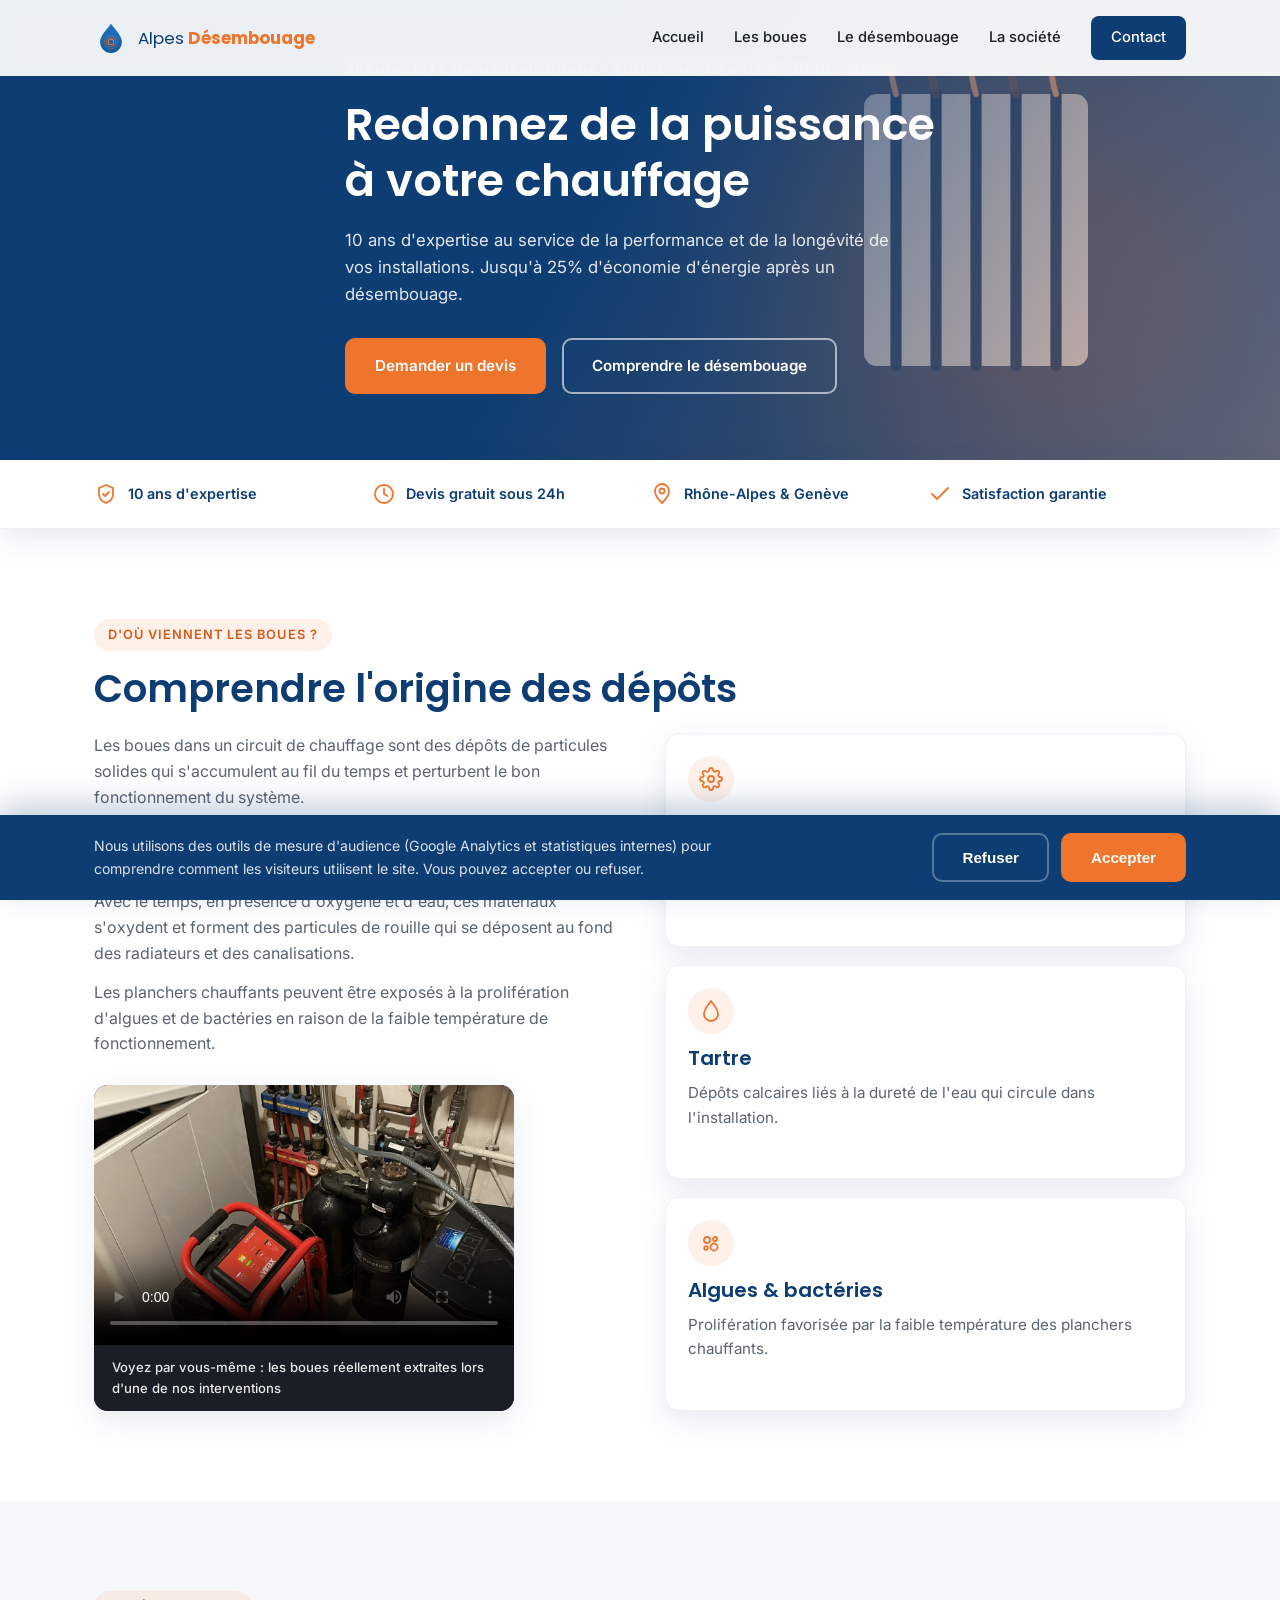
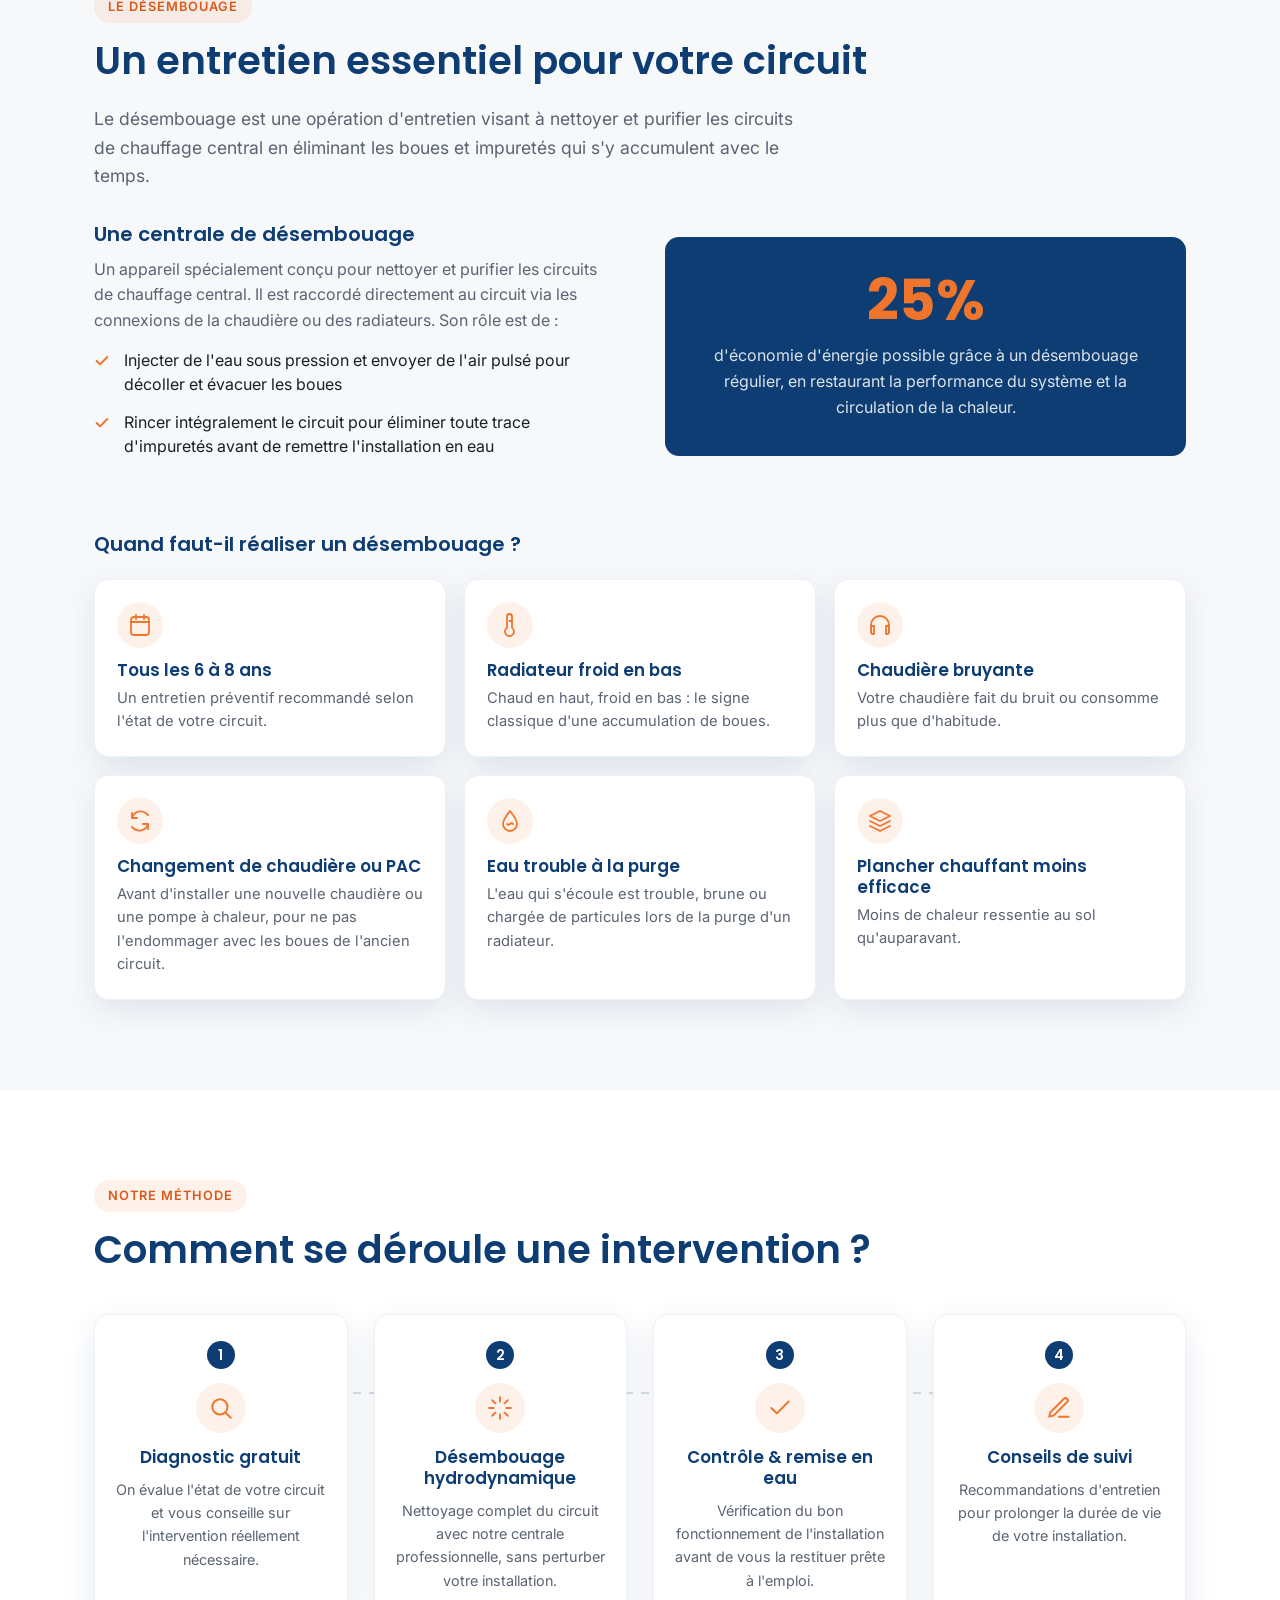
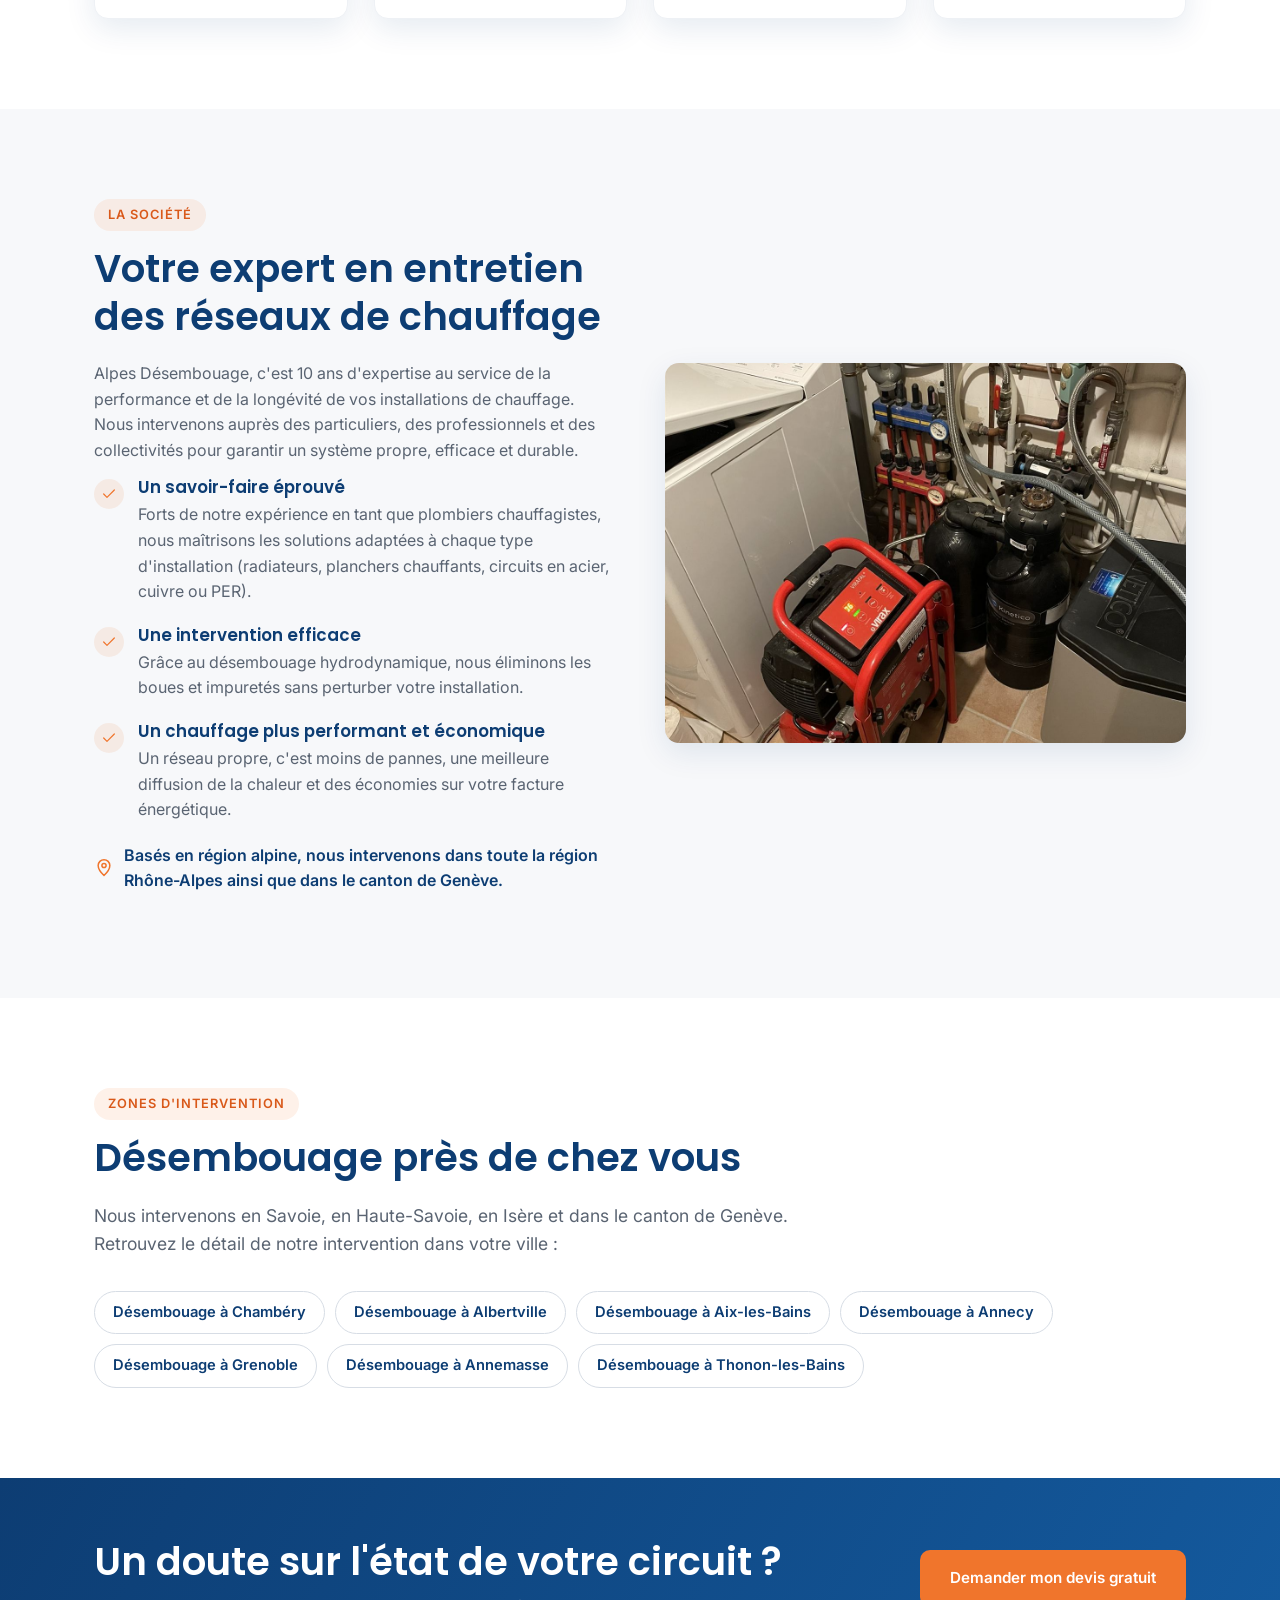
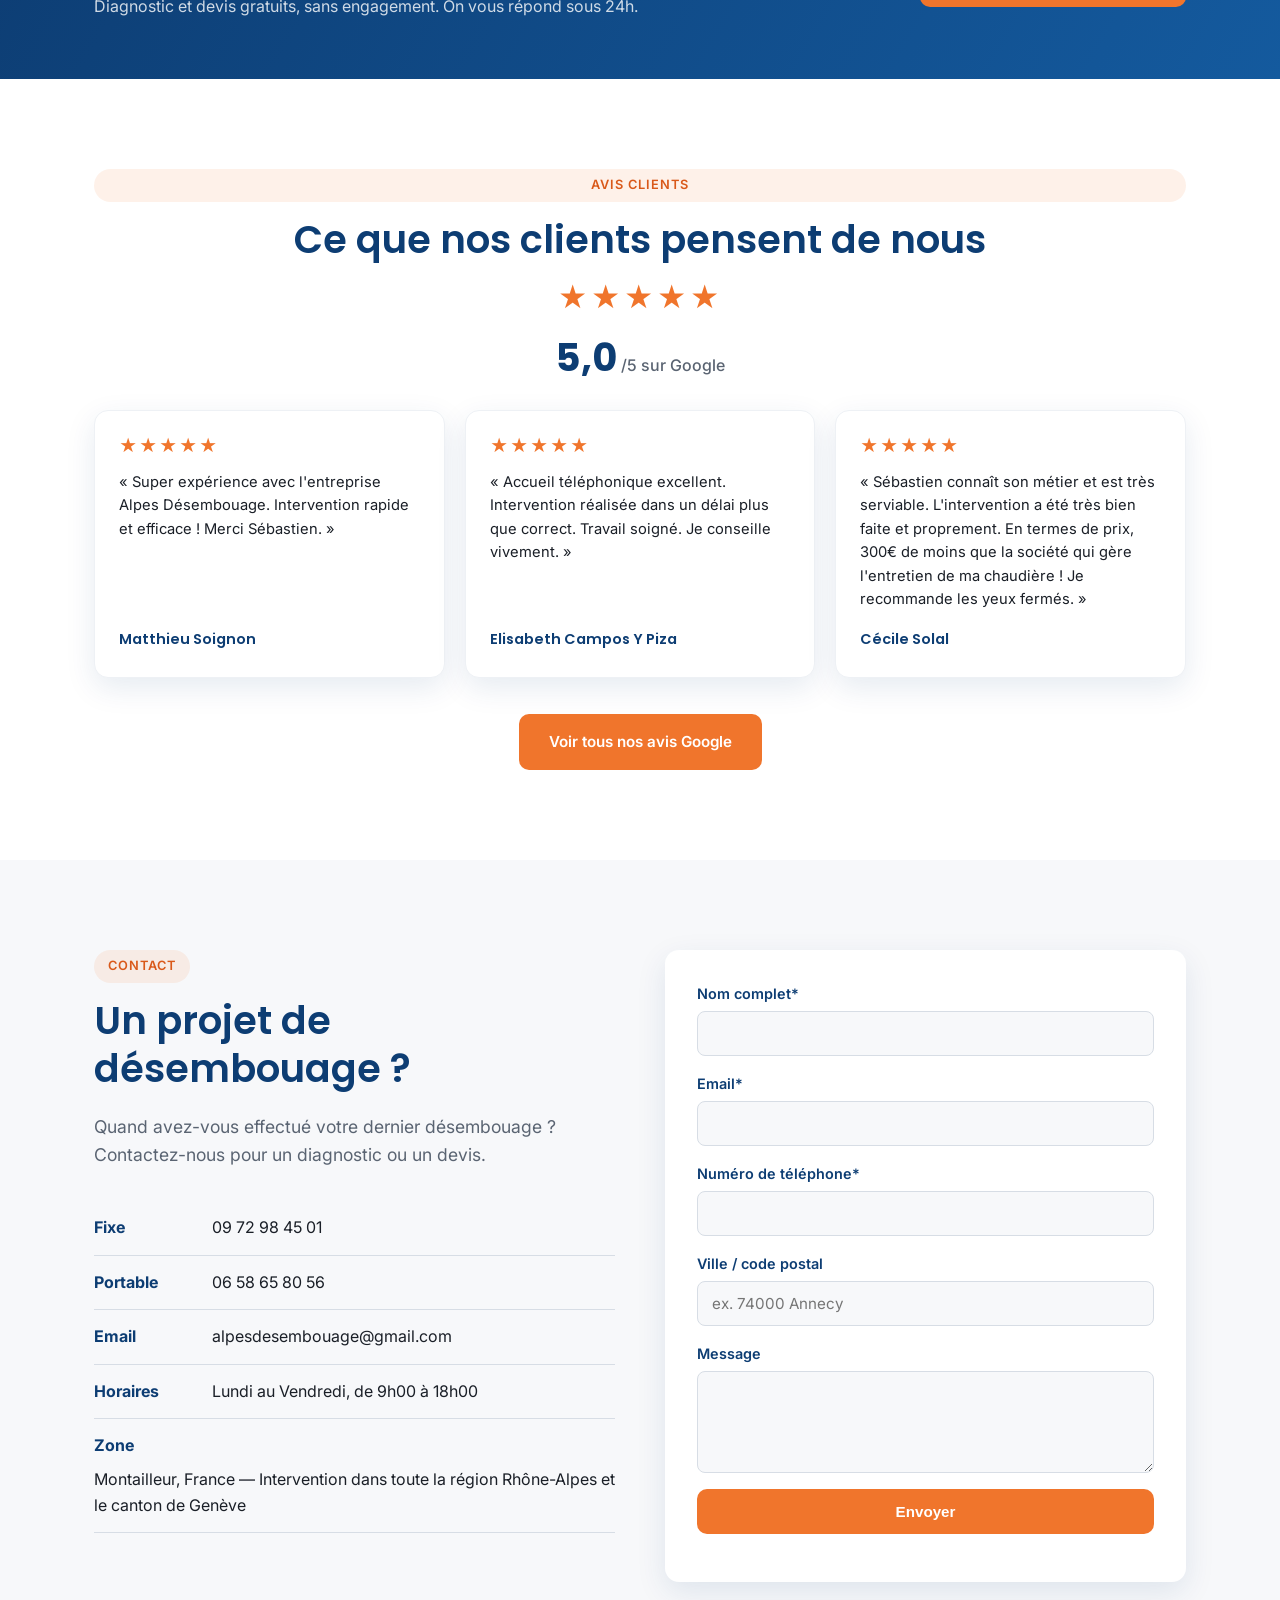
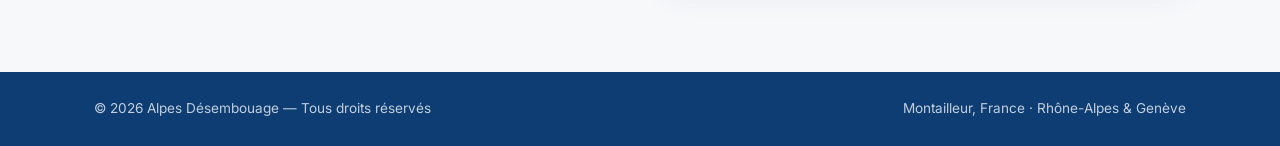
<file: index.html>
<!DOCTYPE html>
<html lang="fr">
<head>
  <meta charset="UTF-8">
  <meta name="viewport" content="width=device-width, initial-scale=1.0">

  <!-- Google tag (gtag.js) -->
  <script>
    window.dataLayer = window.dataLayer || [];
    function gtag(){dataLayer.push(arguments);}
    gtag('consent', 'default', {
      'ad_storage': 'denied',
      'ad_user_data': 'denied',
      'ad_personalization': 'denied',
      'analytics_storage': 'denied'
    });
  </script>
  <script async src="https://www.googletagmanager.com/gtag/js?id=GT-KDQFZZKG"></script>
  <script>
    gtag('js', new Date());
    gtag('config', 'GT-KDQFZZKG');
    gtag('config', 'G-83P8KV9STV');
  </script>

  <title>Désembouage chauffage Savoie, Haute-Savoie & Genève | Alpes Désembouage</title>
  <meta name="description" content="Désembouage de radiateurs et planchers chauffants en Savoie, Haute-Savoie, Isère et dans le canton de Genève. 10 ans d'expertise, devis gratuit, jusqu'à 25% d'économie d'énergie.">
  <link rel="canonical" href="https://www.alpes-desembouage.fr/">

  <meta property="og:type" content="website">
  <meta property="og:site_name" content="Alpes Désembouage">
  <meta property="og:title" content="Désembouage chauffage Savoie, Haute-Savoie & Genève | Alpes Désembouage">
  <meta property="og:description" content="Désembouage de radiateurs et planchers chauffants en Savoie, Haute-Savoie, Isère et dans le canton de Genève. 10 ans d'expertise, devis gratuit.">
  <meta property="og:url" content="https://www.alpes-desembouage.fr/">
  <meta property="og:image" content="https://www.alpes-desembouage.fr/images/machine-virax.jpg">
  <meta property="og:locale" content="fr_FR">
  <meta name="twitter:card" content="summary_large_image">
  <meta name="twitter:title" content="Désembouage chauffage Savoie, Haute-Savoie & Genève | Alpes Désembouage">
  <meta name="twitter:description" content="Désembouage de radiateurs et planchers chauffants en Savoie, Haute-Savoie, Isère et dans le canton de Genève.">
  <meta name="twitter:image" content="https://www.alpes-desembouage.fr/images/machine-virax.jpg">

  <link rel="icon" type="image/svg+xml" href="images/favicon.svg">
  <link rel="preconnect" href="https://fonts.googleapis.com">
  <link rel="preconnect" href="https://fonts.gstatic.com" crossorigin>
  <link href="https://fonts.googleapis.com/css2?family=Poppins:wght@400;500;600;700&family=Inter:wght@400;500;600&display=swap" rel="stylesheet">
  <link rel="stylesheet" href="css/style.css">

  <script type="application/ld+json">
  {
    "@context": "https://schema.org",
    "@type": "HVACBusiness",
    "name": "Alpes Désembouage",
    "image": "https://www.alpes-desembouage.fr/images/machine-virax.jpg",
    "url": "https://www.alpes-desembouage.fr/",
    "telephone": "+33972984501",
    "email": "alpesdesembouage@gmail.com",
    "address": {
      "@type": "PostalAddress",
      "addressLocality": "Montailleur",
      "addressCountry": "FR"
    },
    "areaServed": [
      { "@type": "AdministrativeArea", "name": "Rhône-Alpes" },
      { "@type": "AdministrativeArea", "name": "Canton de Genève" }
    ],
    "openingHoursSpecification": {
      "@type": "OpeningHoursSpecification",
      "dayOfWeek": ["Monday", "Tuesday", "Wednesday", "Thursday", "Friday"],
      "opens": "09:00",
      "closes": "18:00"
    },
    "priceRange": "€€"
  }
  </script>
</head>
<body>

  <header class="site-header" id="header">
    <div class="container header-inner">
      <a href="#accueil" class="logo">
        <img src="images/favicon.svg" alt="Alpes Désembouage">
        <span>Alpes <strong>Désembouage</strong></span>
      </a>
      <nav class="nav" id="nav">
        <a href="#accueil">Accueil</a>
        <a href="#boues">Les boues</a>
        <a href="#desembouage">Le désembouage</a>
        <a href="#societe">La société</a>
        <a href="#contact" class="nav-cta" data-track="nav_contact">Contact</a>
      </nav>
      <button class="burger" id="burger" aria-label="Menu">
        <span></span><span></span><span></span>
      </button>
    </div>
  </header>

  <main>
    <!-- HERO -->
    <section class="hero" id="accueil">
      <svg class="hero-bg" viewBox="0 0 1600 900" preserveAspectRatio="xMidYMid slice" xmlns="http://www.w3.org/2000/svg" aria-hidden="true">
        <defs>
          <linearGradient id="skyGrad" x1="0" y1="0" x2="1" y2="0">
            <stop offset="0%" stop-color="#0d3d73"/>
            <stop offset="46%" stop-color="#0d3d73"/>
            <stop offset="100%" stop-color="#145a9e"/>
          </linearGradient>
          <radialGradient id="sunGlow" cx="50%" cy="50%" r="50%">
            <stop offset="0%" stop-color="#f0752c" stop-opacity="0.35"/>
            <stop offset="100%" stop-color="#f0752c" stop-opacity="0"/>
          </radialGradient>
        </defs>

        <rect width="1600" height="900" fill="url(#skyGrad)"/>
        <circle cx="1220" cy="450" r="380" fill="url(#sunGlow)"/>

        <!-- radiateur qui rayonne -->
        <rect x="1080" y="280" width="280" height="340" rx="16" fill="#e6ebf1"/>
        <g stroke="#0d3d73" stroke-width="14" stroke-linecap="round">
          <line x1="1120" y1="280" x2="1120" y2="620"/>
          <line x1="1170" y1="280" x2="1170" y2="620"/>
          <line x1="1220" y1="280" x2="1220" y2="620"/>
          <line x1="1270" y1="280" x2="1270" y2="620"/>
          <line x1="1320" y1="280" x2="1320" y2="620"/>
        </g>
        <g stroke="#f0752c" stroke-width="10" fill="none" stroke-linecap="round" opacity="0">
          <animate attributeName="opacity" values="0;1;1;0" dur="2.4s" repeatCount="indefinite"/>
          <path d="M1120,280 C1100,220 1140,180 1120,120"/>
          <path d="M1170,280 C1150,220 1190,180 1170,120"/>
          <path d="M1220,280 C1200,220 1240,180 1220,120"/>
          <path d="M1270,280 C1250,220 1290,180 1270,120"/>
          <path d="M1320,280 C1300,220 1340,180 1320,120"/>
        </g>
        <g stroke="#ffb489" stroke-width="7" fill="none" stroke-linecap="round" opacity="0">
          <animate attributeName="opacity" values="0;0;1;1;0" dur="2.4s" repeatCount="indefinite" begin="0.4s"/>
          <path d="M1120,280 C1100,220 1140,180 1120,120"/>
          <path d="M1220,280 C1200,220 1240,180 1220,120"/>
          <path d="M1320,280 C1300,220 1340,180 1320,120"/>
        </g>
      </svg>
      <div class="hero-overlay"></div>
      <div class="container hero-content">
        <p class="eyebrow">Spécialiste du désembouage · Rhône-Alpes &amp; Canton de Genève</p>
        <h1>Redonnez de la puissance<br>à votre chauffage</h1>
        <p class="hero-sub">10 ans d'expertise au service de la performance et de la longévité de vos installations. Jusqu'à 25% d'économie d'énergie après un désembouage.</p>
        <div class="hero-actions">
          <a href="#contact" class="btn btn-primary" data-track="devis_hero">Demander un devis</a>
          <a href="#desembouage" class="btn btn-ghost" data-track="comprendre_hero">Comprendre le désembouage</a>
        </div>
      </div>
    </section>

    <!-- TRUST BAR -->
    <div class="trust-bar">
      <div class="container trust-bar-inner">
        <div class="trust-item">
          <svg viewBox="0 0 24 24" fill="none" stroke="currentColor" stroke-width="1.8" stroke-linecap="round" stroke-linejoin="round"><path d="M12 3l7 3v6c0 4.5-3 7.5-7 9-4-1.5-7-4.5-7-9V6l7-3z"/><path d="M9 12l2 2 4-4"/></svg>
          <span>10 ans d'expertise</span>
        </div>
        <div class="trust-item">
          <svg viewBox="0 0 24 24" fill="none" stroke="currentColor" stroke-width="1.8" stroke-linecap="round" stroke-linejoin="round"><circle cx="12" cy="12" r="9"/><path d="M12 7v5l3.5 2"/></svg>
          <span>Devis gratuit sous 24h</span>
        </div>
        <div class="trust-item">
          <svg viewBox="0 0 24 24" fill="none" stroke="currentColor" stroke-width="1.8" stroke-linecap="round" stroke-linejoin="round"><path d="M12 21s7-6.5 7-12a7 7 0 0 0-14 0c0 5.5 7 12 7 12z"/><circle cx="12" cy="9" r="2.5"/></svg>
          <span>Rhône-Alpes &amp; Genève</span>
        </div>
        <div class="trust-item">
          <svg viewBox="0 0 24 24" fill="none" stroke="currentColor" stroke-width="1.8" stroke-linecap="round" stroke-linejoin="round"><path d="M4 12l5 5L20 6"/></svg>
          <span>Satisfaction garantie</span>
        </div>
      </div>
    </div>

    <!-- LES BOUES -->
    <section class="section" id="boues">
      <div class="container">
        <span class="tag">D'où viennent les boues ?</span>
        <h2>Comprendre l'origine des dépôts</h2>
        <div class="grid-2">
          <div class="text-block">
            <p>Les boues dans un circuit de chauffage sont des dépôts de particules solides qui s'accumulent au fil du temps et perturbent le bon fonctionnement du système.</p>
            <p>Elles sont principalement constituées de résidus de corrosion, de tartre et d'impuretés présentes dans l'eau du circuit.</p>
            <p>Avec le temps, en présence d'oxygène et d'eau, ces matériaux s'oxydent et forment des particules de rouille qui se déposent au fond des radiateurs et des canalisations.</p>
            <p>Les planchers chauffants peuvent être exposés à la prolifération d'algues et de bactéries en raison de la faible température de fonctionnement.</p>

            <figure class="video-showcase">
              <video controls preload="metadata" poster="images/machine-virax.jpg" playsinline>
                <source src="videos/intervention-boue.mp4" type="video/mp4">
              </video>
              <figcaption>Voyez par vous-même : les boues réellement extraites lors d'une de nos interventions</figcaption>
            </figure>
          </div>
          <div class="cause-cards">
            <div class="cause-card">
              <div class="cause-icon">
                <svg viewBox="0 0 24 24" fill="none" stroke="currentColor" stroke-width="1.8" stroke-linecap="round" stroke-linejoin="round"><circle cx="12" cy="12" r="3"/><path d="M19.4 15a1.65 1.65 0 0 0 .33 1.82l.06.06a2 2 0 1 1-2.83 2.83l-.06-.06a1.65 1.65 0 0 0-1.82-.33 1.65 1.65 0 0 0-1 1.51V21a2 2 0 0 1-4 0v-.09a1.65 1.65 0 0 0-1-1.51 1.65 1.65 0 0 0-1.82.33l-.06.06a2 2 0 1 1-2.83-2.83l.06-.06a1.65 1.65 0 0 0 .33-1.82 1.65 1.65 0 0 0-1.51-1H3a2 2 0 0 1 0-4h.09a1.65 1.65 0 0 0 1.51-1 1.65 1.65 0 0 0-.33-1.82l-.06-.06a2 2 0 1 1 2.83-2.83l.06.06a1.65 1.65 0 0 0 1.82.33H9a1.65 1.65 0 0 0 1-1.51V3a2 2 0 0 1 4 0v.09a1.65 1.65 0 0 0 1 1.51 1.65 1.65 0 0 0 1.82-.33l.06-.06a2 2 0 1 1 2.83 2.83l-.06.06a1.65 1.65 0 0 0-.33 1.82V9a1.65 1.65 0 0 0 1.51 1H21a2 2 0 0 1 0 4h-.09a1.65 1.65 0 0 0-1.51 1z"/></svg>
              </div>
              <h3>Corrosion</h3>
              <p>Oxydation des métaux du circuit au contact de l'eau et de l'oxygène.</p>
            </div>
            <div class="cause-card">
              <div class="cause-icon">
                <svg viewBox="0 0 24 24" fill="none" stroke="currentColor" stroke-width="1.8" stroke-linecap="round" stroke-linejoin="round"><path d="M12 2s7 8.5 7 13a7 7 0 0 1-14 0c0-4.5 7-13 7-13z"/></svg>
              </div>
              <h3>Tartre</h3>
              <p>Dépôts calcaires liés à la dureté de l'eau qui circule dans l'installation.</p>
            </div>
            <div class="cause-card">
              <div class="cause-icon">
                <svg viewBox="0 0 24 24" fill="none" stroke="currentColor" stroke-width="1.8" stroke-linecap="round" stroke-linejoin="round"><circle cx="8" cy="9" r="3"/><circle cx="16" cy="8" r="2"/><circle cx="15" cy="16" r="3.5"/><circle cx="7" cy="17" r="1.8"/></svg>
              </div>
              <h3>Algues &amp; bactéries</h3>
              <p>Prolifération favorisée par la faible température des planchers chauffants.</p>
            </div>
          </div>
        </div>
      </div>
    </section>

    <!-- LE DESEMBOUAGE -->
    <section class="section section-alt" id="desembouage">
      <div class="container">
        <span class="tag">Le désembouage</span>
        <h2>Un entretien essentiel pour votre circuit</h2>
        <p class="lead">Le désembouage est une opération d'entretien visant à nettoyer et purifier les circuits de chauffage central en éliminant les boues et impuretés qui s'y accumulent avec le temps.</p>

        <div class="grid-2 align-center">
          <div class="text-block">
            <h3>Une centrale de désembouage</h3>
            <p>Un appareil spécialement conçu pour nettoyer et purifier les circuits de chauffage central. Il est raccordé directement au circuit via les connexions de la chaudière ou des radiateurs. Son rôle est de :</p>
            <ul class="check-list">
              <li>Injecter de l'eau sous pression et envoyer de l'air pulsé pour décoller et évacuer les boues</li>
              <li>Rincer intégralement le circuit pour éliminer toute trace d'impuretés avant de remettre l'installation en eau</li>
            </ul>
          </div>
          <div class="stat-card">
            <div class="stat-number">25%</div>
            <p class="stat-label">d'économie d'énergie possible grâce à un désembouage régulier, en restaurant la performance du système et la circulation de la chaleur.</p>
          </div>
        </div>

        <div class="when-block">
          <h3>Quand faut-il réaliser un désembouage ?</h3>
          <div class="when-cards">
            <div class="when-card">
              <div class="when-icon">
                <svg viewBox="0 0 24 24" fill="none" stroke="currentColor" stroke-width="1.8" stroke-linecap="round" stroke-linejoin="round"><rect x="3" y="4" width="18" height="18" rx="3"/><path d="M3 9h18M8 2v4M16 2v4"/></svg>
              </div>
              <h4>Tous les 6 à 8 ans</h4>
              <p>Un entretien préventif recommandé selon l'état de votre circuit.</p>
            </div>
            <div class="when-card">
              <div class="when-icon">
                <svg viewBox="0 0 24 24" fill="none" stroke="currentColor" stroke-width="1.8" stroke-linecap="round" stroke-linejoin="round"><path d="M14 14.76V3.5a2.5 2.5 0 0 0-5 0v11.26a4.5 4.5 0 1 0 5 0z"/><path d="M11.5 8h2"/></svg>
              </div>
              <h4>Radiateur froid en bas</h4>
              <p>Chaud en haut, froid en bas : le signe classique d'une accumulation de boues.</p>
            </div>
            <div class="when-card">
              <div class="when-icon">
                <svg viewBox="0 0 24 24" fill="none" stroke="currentColor" stroke-width="1.8" stroke-linecap="round" stroke-linejoin="round"><path d="M3 18v-6a9 9 0 0 1 18 0v6"/><path d="M21 19a2 2 0 0 1-2 2h-1v-8h3z"/><path d="M3 19a2 2 0 0 0 2 2h1v-8H3z"/></svg>
              </div>
              <h4>Chaudière bruyante</h4>
              <p>Votre chaudière fait du bruit ou consomme plus que d'habitude.</p>
            </div>
            <div class="when-card">
              <div class="when-icon">
                <svg viewBox="0 0 24 24" fill="none" stroke="currentColor" stroke-width="1.8" stroke-linecap="round" stroke-linejoin="round"><path d="M4 4v5h5"/><path d="M20 20v-5h-5"/><path d="M4 9a9 9 0 0 1 15-4l1 1"/><path d="M20 15a9 9 0 0 1-15 4l-1-1"/></svg>
              </div>
              <h4>Changement de chaudière ou PAC</h4>
              <p>Avant d'installer une nouvelle chaudière ou une pompe à chaleur, pour ne pas l'endommager avec les boues de l'ancien circuit.</p>
            </div>
            <div class="when-card">
              <div class="when-icon">
                <svg viewBox="0 0 24 24" fill="none" stroke="currentColor" stroke-width="1.8" stroke-linecap="round" stroke-linejoin="round"><path d="M12 2s7 8.5 7 13a7 7 0 0 1-14 0c0-4.5 7-13 7-13z"/><path d="M9 15c1 1 2 1 3 0s2-1 3 0"/></svg>
              </div>
              <h4>Eau trouble à la purge</h4>
              <p>L'eau qui s'écoule est trouble, brune ou chargée de particules lors de la purge d'un radiateur.</p>
            </div>
            <div class="when-card">
              <div class="when-icon">
                <svg viewBox="0 0 24 24" fill="none" stroke="currentColor" stroke-width="1.8" stroke-linecap="round" stroke-linejoin="round"><polygon points="12 2 2 7 12 12 22 7 12 2"/><polyline points="2 17 12 22 22 17"/><polyline points="2 12 12 17 22 12"/></svg>
              </div>
              <h4>Plancher chauffant moins efficace</h4>
              <p>Moins de chaleur ressentie au sol qu'auparavant.</p>
            </div>
          </div>
        </div>
      </div>
    </section>

    <!-- PROCESS -->
    <section class="section" id="process">
      <div class="container">
        <span class="tag">Notre méthode</span>
        <h2>Comment se déroule une intervention ?</h2>
        <div class="process-steps">
          <div class="process-step">
            <div class="process-number">1</div>
            <div class="process-icon">
              <svg viewBox="0 0 24 24" fill="none" stroke="currentColor" stroke-width="1.8" stroke-linecap="round" stroke-linejoin="round"><circle cx="11" cy="11" r="7"/><path d="M21 21l-4.3-4.3"/></svg>
            </div>
            <h3>Diagnostic gratuit</h3>
            <p>On évalue l'état de votre circuit et vous conseille sur l'intervention réellement nécessaire.</p>
          </div>
          <div class="process-step">
            <div class="process-number">2</div>
            <div class="process-icon">
              <svg viewBox="0 0 24 24" fill="none" stroke="currentColor" stroke-width="1.8" stroke-linecap="round" stroke-linejoin="round"><path d="M12 2v4M12 18v4M4.9 4.9l2.8 2.8M16.3 16.3l2.8 2.8M2 12h4M18 12h4M4.9 19.1l2.8-2.8M16.3 7.7l2.8-2.8"/></svg>
            </div>
            <h3>Désembouage hydrodynamique</h3>
            <p>Nettoyage complet du circuit avec notre centrale professionnelle, sans perturber votre installation.</p>
          </div>
          <div class="process-step">
            <div class="process-number">3</div>
            <div class="process-icon">
              <svg viewBox="0 0 24 24" fill="none" stroke="currentColor" stroke-width="1.8" stroke-linecap="round" stroke-linejoin="round"><path d="M4 12l5 5L20 6"/></svg>
            </div>
            <h3>Contrôle &amp; remise en eau</h3>
            <p>Vérification du bon fonctionnement de l'installation avant de vous la restituer prête à l'emploi.</p>
          </div>
          <div class="process-step">
            <div class="process-number">4</div>
            <div class="process-icon">
              <svg viewBox="0 0 24 24" fill="none" stroke="currentColor" stroke-width="1.8" stroke-linecap="round" stroke-linejoin="round"><path d="M12 20h9M16.5 3.5a2.1 2.1 0 0 1 3 3L7 19l-4 1 1-4 12.5-12.5z"/></svg>
            </div>
            <h3>Conseils de suivi</h3>
            <p>Recommandations d'entretien pour prolonger la durée de vie de votre installation.</p>
          </div>
        </div>
      </div>
    </section>

    <!-- LA SOCIETE -->
    <section class="section section-alt" id="societe">
      <div class="container grid-2 align-center">
        <div>
          <span class="tag">La société</span>
          <h2>Votre expert en entretien des réseaux de chauffage</h2>
          <p>Alpes Désembouage, c'est 10 ans d'expertise au service de la performance et de la longévité de vos installations de chauffage. Nous intervenons auprès des particuliers, des professionnels et des collectivités pour garantir un système propre, efficace et durable.</p>

          <div class="reason">
            <div class="reason-icon"><svg viewBox="0 0 24 24" fill="none" stroke="currentColor" stroke-width="1.8" stroke-linecap="round" stroke-linejoin="round"><path d="M4 12l5 5L20 6"/></svg></div>
            <div>
              <h4>Un savoir-faire éprouvé</h4>
              <p>Forts de notre expérience en tant que plombiers chauffagistes, nous maîtrisons les solutions adaptées à chaque type d'installation (radiateurs, planchers chauffants, circuits en acier, cuivre ou PER).</p>
            </div>
          </div>
          <div class="reason">
            <div class="reason-icon"><svg viewBox="0 0 24 24" fill="none" stroke="currentColor" stroke-width="1.8" stroke-linecap="round" stroke-linejoin="round"><path d="M4 12l5 5L20 6"/></svg></div>
            <div>
              <h4>Une intervention efficace</h4>
              <p>Grâce au désembouage hydrodynamique, nous éliminons les boues et impuretés sans perturber votre installation.</p>
            </div>
          </div>
          <div class="reason">
            <div class="reason-icon"><svg viewBox="0 0 24 24" fill="none" stroke="currentColor" stroke-width="1.8" stroke-linecap="round" stroke-linejoin="round"><path d="M4 12l5 5L20 6"/></svg></div>
            <div>
              <h4>Un chauffage plus performant et économique</h4>
              <p>Un réseau propre, c'est moins de pannes, une meilleure diffusion de la chaleur et des économies sur votre facture énergétique.</p>
            </div>
          </div>

          <p class="zone">
            <svg viewBox="0 0 24 24" fill="none" stroke="currentColor" stroke-width="1.8" stroke-linecap="round" stroke-linejoin="round"><path d="M12 21s7-6.5 7-12a7 7 0 0 0-14 0c0 5.5 7 12 7 12z"/><circle cx="12" cy="9" r="2.5"/></svg>
            Basés en région alpine, nous intervenons dans toute la région Rhône-Alpes ainsi que dans le canton de Genève.
          </p>
        </div>
        <div class="societe-media">
          <img src="images/machine-virax.jpg" alt="Centrale de désembouage professionnelle Virax raccordée à une installation de chauffage" loading="lazy">
        </div>
      </div>
    </section>

    <!-- ZONES D'INTERVENTION -->
    <section class="section" id="zones">
      <div class="container">
        <span class="tag">Zones d'intervention</span>
        <h2>Désembouage près de chez vous</h2>
        <p class="lead">Nous intervenons en Savoie, en Haute-Savoie, en Isère et dans le canton de Genève. Retrouvez le détail de notre intervention dans votre ville :</p>
        <div class="city-links">
<!-- VILLES:debut -->
          <a href="/desembouage-chambery/">Désembouage à Chambéry</a>
          <a href="/desembouage-albertville/">Désembouage à Albertville</a>
          <a href="/desembouage-aix-les-bains/">Désembouage à Aix-les-Bains</a>
          <a href="/desembouage-annecy/">Désembouage à Annecy</a>
          <a href="/desembouage-grenoble/">Désembouage à Grenoble</a>
          <a href="/desembouage-annemasse/">Désembouage à Annemasse</a>
          <a href="/desembouage-thonon-les-bains/">Désembouage à Thonon-les-Bains</a>
<!-- VILLES:fin -->
        </div>
      </div>
    </section>

    <!-- CTA BANNER -->
    <section class="cta-banner">
      <div class="container cta-banner-inner">
        <div>
          <h2>Un doute sur l'état de votre circuit ?</h2>
          <p>Diagnostic et devis gratuits, sans engagement. On vous répond sous 24h.</p>
        </div>
        <a href="#contact" class="btn btn-primary" data-track="devis_banner">Demander mon devis gratuit</a>
      </div>
    </section>

    <!-- AVIS GOOGLE -->
    <section class="section" id="avis">
      <div class="container reviews-wrap">
        <span class="tag">Avis clients</span>
        <h2>Ce que nos clients pensent de nous</h2>
        <div class="reviews-summary">
          <div class="reviews-stars" aria-hidden="true">★★★★★</div>
          <p class="reviews-score">5,0<span>/5 sur Google</span></p>
        </div>

        <div class="testimonial-grid">
          <div class="testimonial-card">
            <div class="reviews-stars small" aria-hidden="true">★★★★★</div>
            <p class="testimonial-text">« Super expérience avec l'entreprise Alpes Désembouage. Intervention rapide et efficace ! Merci Sébastien. »</p>
            <p class="testimonial-author">Matthieu Soignon</p>
          </div>
          <div class="testimonial-card">
            <div class="reviews-stars small" aria-hidden="true">★★★★★</div>
            <p class="testimonial-text">« Accueil téléphonique excellent. Intervention réalisée dans un délai plus que correct. Travail soigné. Je conseille vivement. »</p>
            <p class="testimonial-author">Elisabeth Campos Y Piza</p>
          </div>
          <div class="testimonial-card">
            <div class="reviews-stars small" aria-hidden="true">★★★★★</div>
            <p class="testimonial-text">« Sébastien connaît son métier et est très serviable. L'intervention a été très bien faite et proprement. En termes de prix, 300€ de moins que la société qui gère l'entretien de ma chaudière ! Je recommande les yeux fermés. »</p>
            <p class="testimonial-author">Cécile Solal</p>
          </div>
        </div>

        <a href="https://maps.app.goo.gl/sVYWGCqHb2V59HXk9" target="_blank" rel="noopener" class="btn btn-primary" data-track="avis_google">Voir tous nos avis Google</a>
      </div>
    </section>

    <!-- CONTACT -->
    <section class="section section-alt" id="contact">
      <div class="container grid-2">
        <div>
          <span class="tag">Contact</span>
          <h2>Un projet de désembouage ?</h2>
          <p class="lead">Quand avez-vous effectué votre dernier désembouage ? Contactez-nous pour un diagnostic ou un devis.</p>

          <ul class="contact-list">
            <li><strong>Fixe</strong> <a href="tel:0972984501">09 72 98 45 01</a></li>
            <li><strong>Portable</strong> <a href="tel:0658658056">06 58 65 80 56</a></li>
            <li><strong>Email</strong> <a href="mailto:alpesdesembouage@gmail.com">alpesdesembouage@gmail.com</a></li>
            <li><strong>Horaires</strong> Lundi au Vendredi, de 9h00 à 18h00</li>
            <li><strong>Zone</strong> Montailleur, France — Intervention dans toute la région Rhône-Alpes et le canton de Genève</li>
          </ul>
        </div>

        <form class="contact-form" id="contact-form" action="https://formspree.io/f/mgogkyel" method="POST">
          <label>
            Nom complet*
            <input type="text" name="name" required>
          </label>
          <label>
            Email*
            <input type="email" name="email" required>
          </label>
          <label>
            Numéro de téléphone*
            <input type="tel" name="phone" required>
          </label>
          <label>
            Ville / code postal
            <input type="text" name="city" placeholder="ex. 74000 Annecy" autocomplete="address-level2">
          </label>
          <input type="text" name="_gotcha" class="form-trap" tabindex="-1" autocomplete="off" aria-hidden="true">
          <label>
            Message
            <textarea name="message" rows="4"></textarea>
          </label>
          <button type="submit" class="btn btn-primary btn-full">Envoyer</button>
          <p class="form-note" id="form-note"></p>
        </form>
      </div>
    </section>
  </main>

  <footer class="site-footer">
    <div class="container footer-inner">
      <span>© <span id="year"></span> Alpes Désembouage — Tous droits réservés</span>
      <span>Montailleur, France · Rhône-Alpes &amp; Genève</span>
    </div>
  </footer>

  <div class="cookie-banner" id="cookie-banner" hidden>
    <div class="cookie-banner-inner">
      <p>Nous utilisons des outils de mesure d'audience (Google Analytics et statistiques internes) pour comprendre comment les visiteurs utilisent le site. Vous pouvez accepter ou refuser.</p>
      <div class="cookie-actions">
        <button type="button" class="btn btn-ghost-dark" id="cookie-decline">Refuser</button>
        <button type="button" class="btn btn-primary" id="cookie-accept">Accepter</button>
      </div>
    </div>
  </div>

  <script src="js/tracker.js"></script>
  <script src="js/script.js"></script>
</body>
</html>
</file>
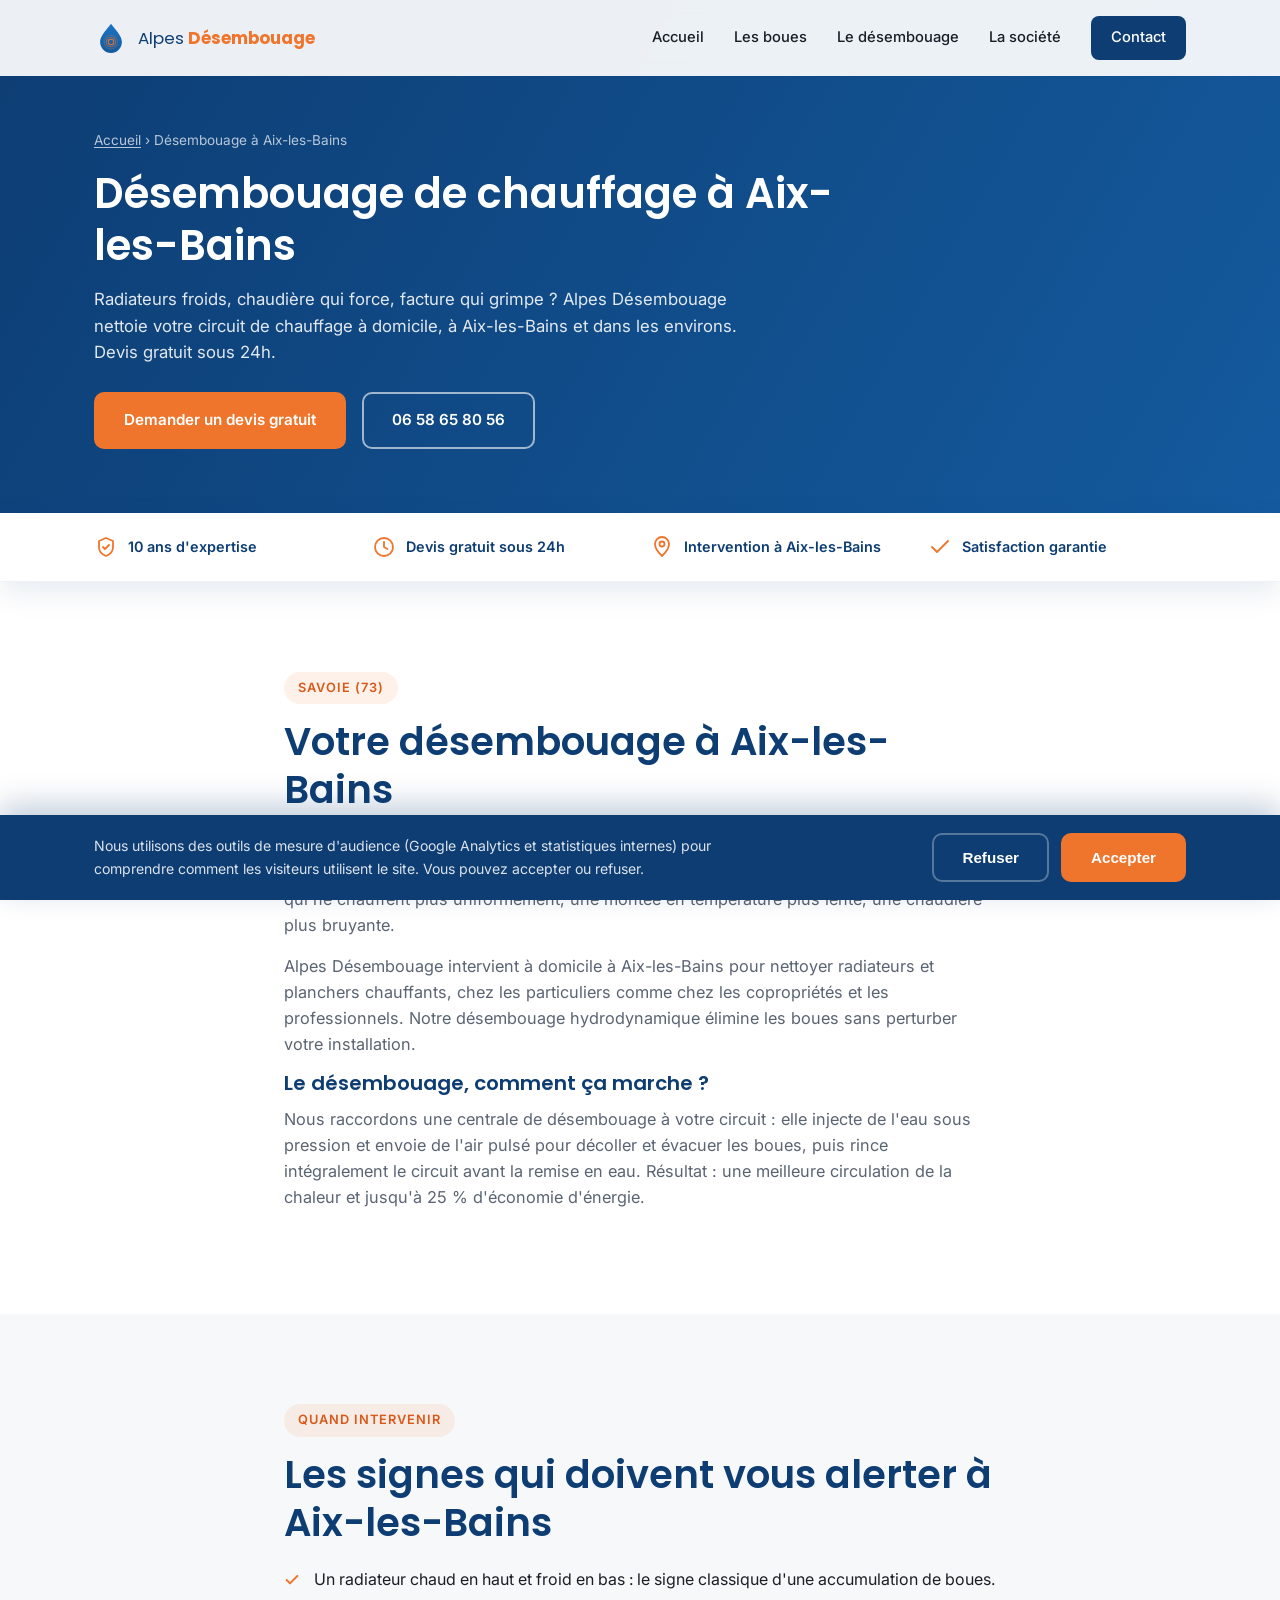
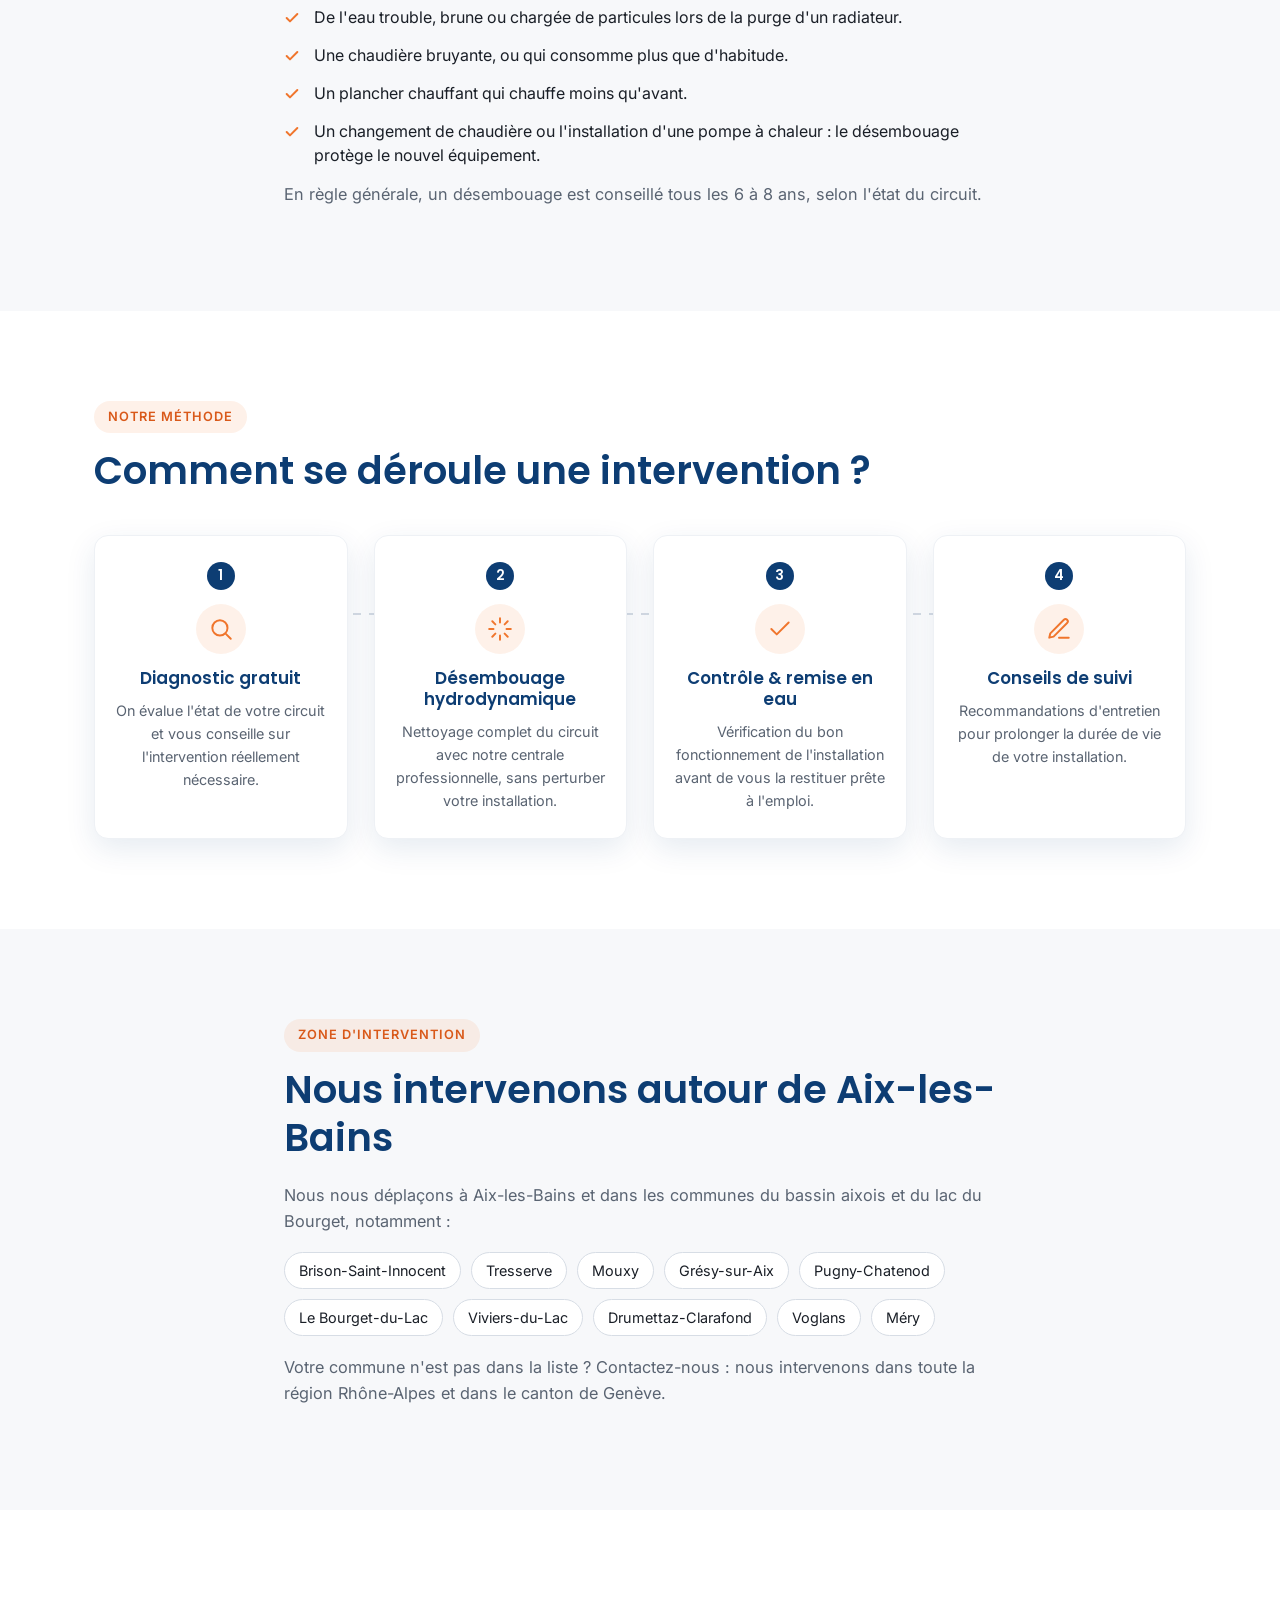
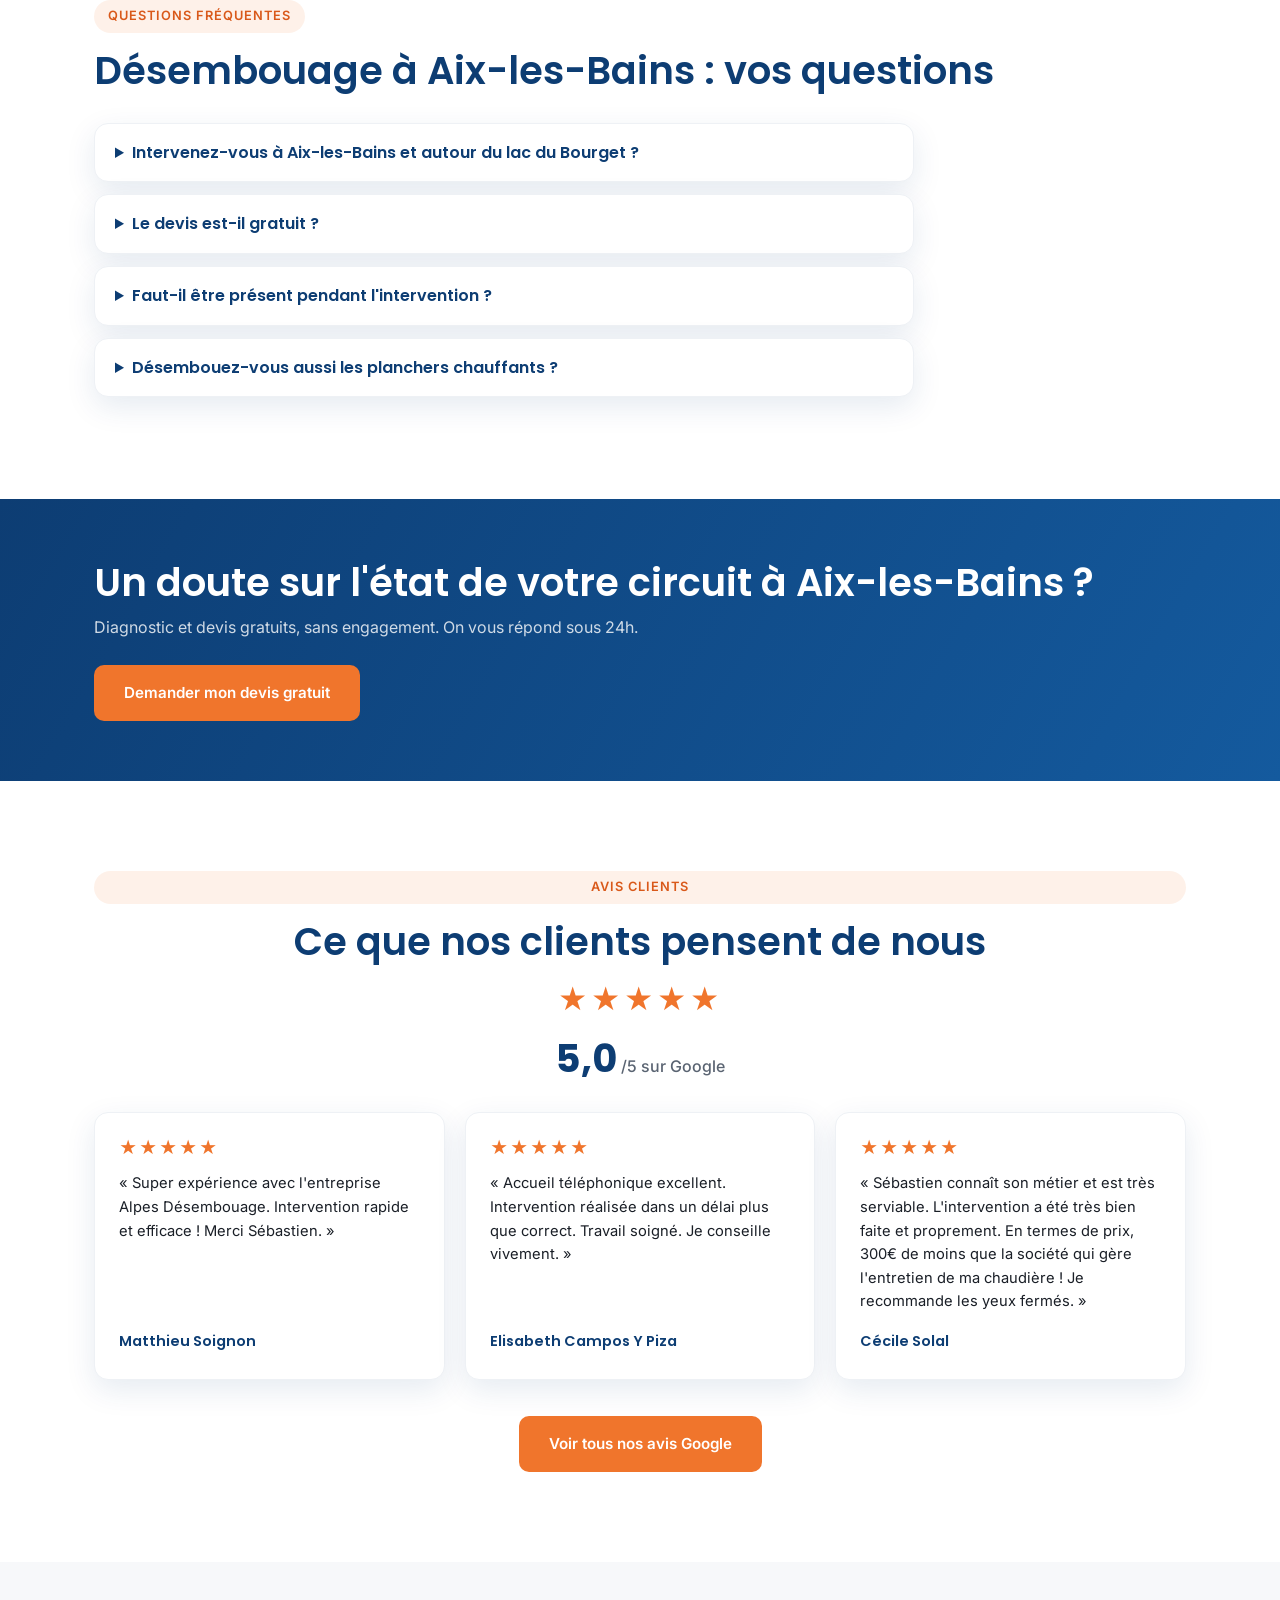
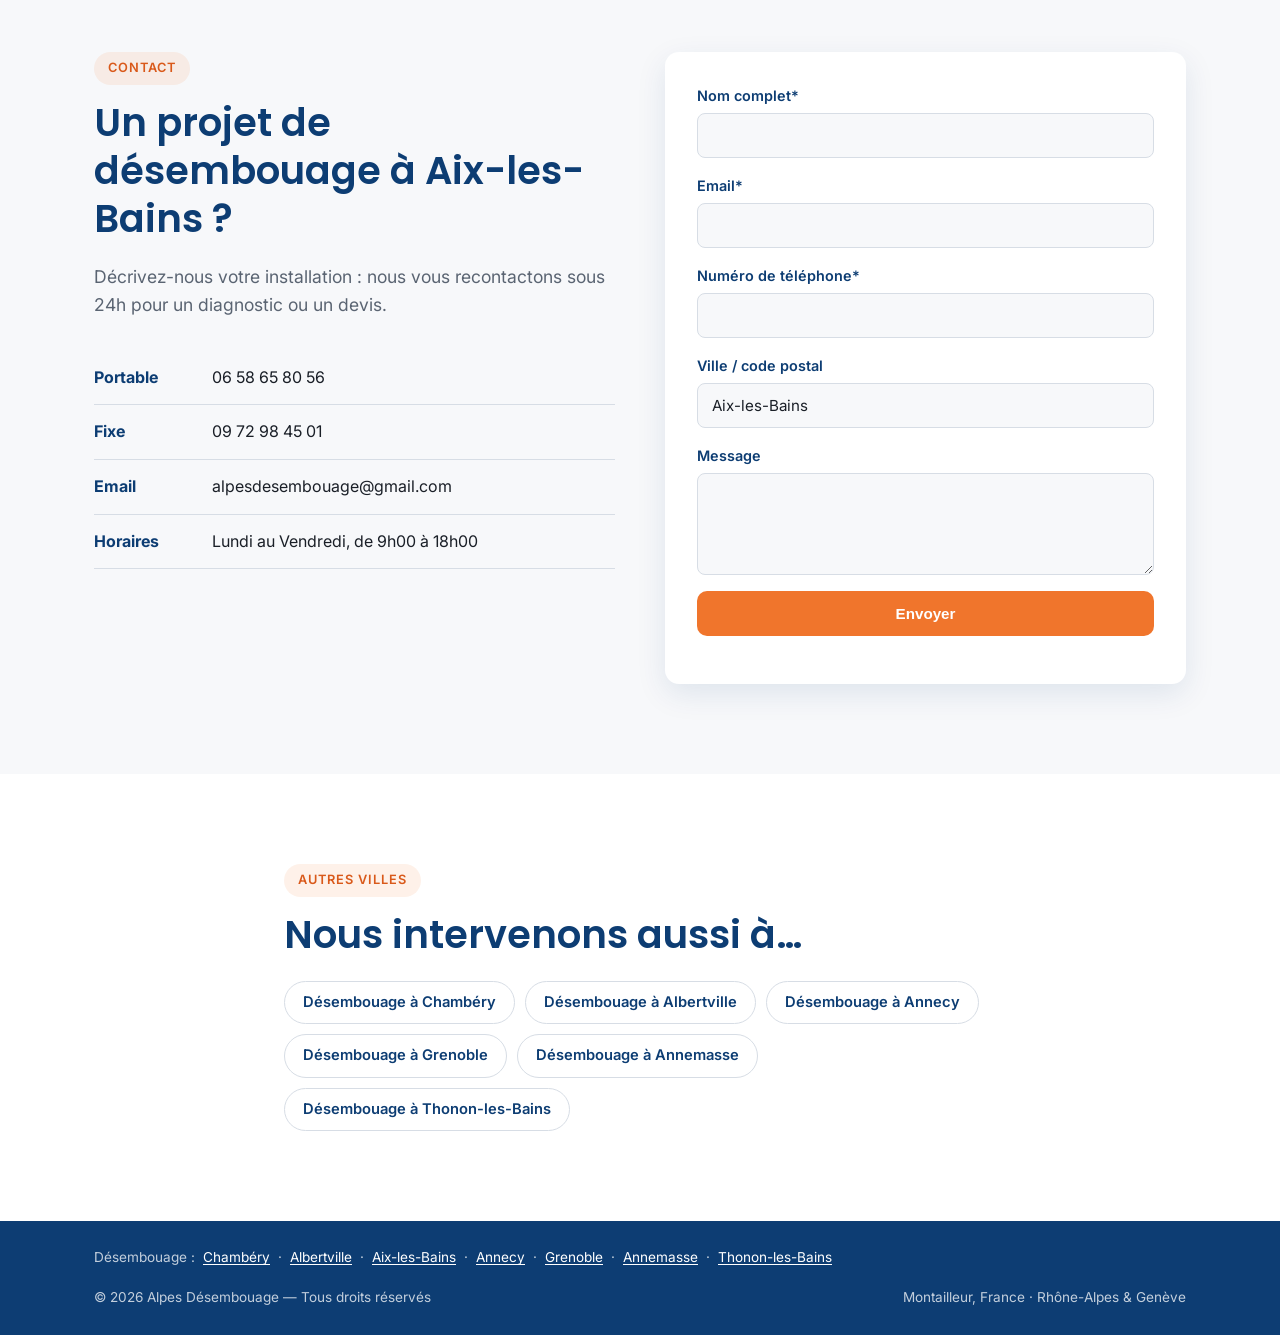
<file: desembouage-aix-les-bains/index.html>
<!DOCTYPE html>
<html lang="fr">
<head>
  <meta charset="UTF-8">
  <meta name="viewport" content="width=device-width, initial-scale=1.0">

  <!-- Google tag (gtag.js) -->
  <script>
    window.dataLayer = window.dataLayer || [];
    function gtag(){dataLayer.push(arguments);}
    gtag('consent', 'default', {
      'ad_storage': 'denied',
      'ad_user_data': 'denied',
      'ad_personalization': 'denied',
      'analytics_storage': 'denied'
    });
  </script>
  <script async src="https://www.googletagmanager.com/gtag/js?id=GT-KDQFZZKG"></script>
  <script>
    gtag('js', new Date());
    gtag('config', 'GT-KDQFZZKG');
    gtag('config', 'G-83P8KV9STV');
  </script>

  <title>Désembouage à Aix-les-Bains (73) | Alpes Désembouage</title>
  <meta name="description" content="Désembouage de radiateurs et planchers chauffants à Aix-les-Bains et autour du lac du Bourget. Intervention à domicile, devis gratuit. Appelez le 06 58 65 80 56.">
  <link rel="canonical" href="https://www.alpes-desembouage.fr/desembouage-aix-les-bains/">

  <meta property="og:type" content="website">
  <meta property="og:site_name" content="Alpes Désembouage">
  <meta property="og:title" content="Désembouage à Aix-les-Bains (73) | Alpes Désembouage">
  <meta property="og:description" content="Désembouage de radiateurs et planchers chauffants à Aix-les-Bains et autour du lac du Bourget. Intervention à domicile, devis gratuit. Appelez le 06 58 65 80 56.">
  <meta property="og:url" content="https://www.alpes-desembouage.fr/desembouage-aix-les-bains/">
  <meta property="og:image" content="https://www.alpes-desembouage.fr/images/machine-virax.jpg">
  <meta property="og:locale" content="fr_FR">
  <meta name="twitter:card" content="summary_large_image">
  <meta name="twitter:title" content="Désembouage à Aix-les-Bains (73) | Alpes Désembouage">
  <meta name="twitter:description" content="Désembouage de radiateurs et planchers chauffants à Aix-les-Bains et autour du lac du Bourget. Intervention à domicile, devis gratuit. Appelez le 06 58 65 80 56.">
  <meta name="twitter:image" content="https://www.alpes-desembouage.fr/images/machine-virax.jpg">

  <link rel="icon" type="image/svg+xml" href="/images/favicon.svg">
  <link rel="preconnect" href="https://fonts.googleapis.com">
  <link rel="preconnect" href="https://fonts.gstatic.com" crossorigin>
  <link href="https://fonts.googleapis.com/css2?family=Poppins:wght@400;500;600;700&family=Inter:wght@400;500;600&display=swap" rel="stylesheet">
  <link rel="stylesheet" href="/css/style.css">

  <script type="application/ld+json">
  {
    "@context": "https://schema.org",
    "@graph": [
      {
        "@type": "HVACBusiness",
        "name": "Alpes Désembouage",
        "image": "https://www.alpes-desembouage.fr/images/machine-virax.jpg",
        "url": "https://www.alpes-desembouage.fr/",
        "telephone": "+33658658056",
        "email": "alpesdesembouage@gmail.com",
        "address": {
          "@type": "PostalAddress",
          "addressLocality": "Montailleur",
          "postalCode": "73460",
          "addressCountry": "FR"
        },
        "areaServed": [
          { "@type": "City", "name": "Aix-les-Bains" },
          { "@type": "AdministrativeArea", "name": "Savoie (73)" }
        ],
        "openingHoursSpecification": {
          "@type": "OpeningHoursSpecification",
          "dayOfWeek": ["Monday", "Tuesday", "Wednesday", "Thursday", "Friday"],
          "opens": "09:00",
          "closes": "18:00"
        }
      },
      {
        "@type": "BreadcrumbList",
        "itemListElement": [
          { "@type": "ListItem", "position": 1, "name": "Accueil", "item": "https://www.alpes-desembouage.fr/" },
          { "@type": "ListItem", "position": 2, "name": "Désembouage à Aix-les-Bains", "item": "https://www.alpes-desembouage.fr/desembouage-aix-les-bains/" }
        ]
      }
    ]
  }
  </script>
</head>
<body>

  <header class="site-header" id="header">
    <div class="container header-inner">
      <a href="/" class="logo">
        <img src="/images/favicon.svg" alt="Alpes Désembouage">
        <span>Alpes <strong>Désembouage</strong></span>
      </a>
      <nav class="nav" id="nav">
        <a href="/">Accueil</a>
        <a href="/#boues">Les boues</a>
        <a href="/#desembouage">Le désembouage</a>
        <a href="/#societe">La société</a>
        <a href="#contact" class="nav-cta" data-track="nav_contact">Contact</a>
      </nav>
      <button class="burger" id="burger" aria-label="Menu">
        <span></span><span></span><span></span>
      </button>
    </div>
  </header>

  <main>
    <section class="page-hero">
      <div class="container">
        <p class="breadcrumb"><a href="/">Accueil</a> › Désembouage à Aix-les-Bains</p>
        <h1>Désembouage de chauffage à Aix-les-Bains</h1>
        <p class="lead-hero">Radiateurs froids, chaudière qui force, facture qui grimpe ? Alpes Désembouage nettoie votre circuit de chauffage à domicile, à Aix-les-Bains et dans les environs. Devis gratuit sous 24h.</p>
        <div class="hero-actions">
          <a href="#contact" class="btn btn-primary" data-track="devis_ville">Demander un devis gratuit</a>
          <a href="tel:0658658056" class="btn btn-ghost">06 58 65 80 56</a>
        </div>
      </div>
    </section>

    <div class="trust-bar">
      <div class="container trust-bar-inner">
        <div class="trust-item">
          <svg viewBox="0 0 24 24" fill="none" stroke="currentColor" stroke-width="1.8" stroke-linecap="round" stroke-linejoin="round"><path d="M12 3l7 3v6c0 4.5-3 7.5-7 9-4-1.5-7-4.5-7-9V6l7-3z"/><path d="M9 12l2 2 4-4"/></svg>
          <span>10 ans d'expertise</span>
        </div>
        <div class="trust-item">
          <svg viewBox="0 0 24 24" fill="none" stroke="currentColor" stroke-width="1.8" stroke-linecap="round" stroke-linejoin="round"><circle cx="12" cy="12" r="9"/><path d="M12 7v5l3.5 2"/></svg>
          <span>Devis gratuit sous 24h</span>
        </div>
        <div class="trust-item">
          <svg viewBox="0 0 24 24" fill="none" stroke="currentColor" stroke-width="1.8" stroke-linecap="round" stroke-linejoin="round"><path d="M12 21s7-6.5 7-12a7 7 0 0 0-14 0c0 5.5 7 12 7 12z"/><circle cx="12" cy="9" r="2.5"/></svg>
          <span>Intervention à Aix-les-Bains</span>
        </div>
        <div class="trust-item">
          <svg viewBox="0 0 24 24" fill="none" stroke="currentColor" stroke-width="1.8" stroke-linecap="round" stroke-linejoin="round"><path d="M4 12l5 5L20 6"/></svg>
          <span>Satisfaction garantie</span>
        </div>
      </div>
    </div>

    <section class="section">
      <div class="container page-intro">
        <span class="tag">Savoie (73)</span>
        <h2>Votre désembouage à Aix-les-Bains</h2>
        <p>Sur le secteur d'Aix-les-Bains et du lac du Bourget, comme ailleurs, un circuit de chauffage se charge peu à peu en boues, en rouille et en tartre. Les premiers signes : des radiateurs qui ne chauffent plus uniformément, une montée en température plus lente, une chaudière plus bruyante.</p>
        <p>Alpes Désembouage intervient à domicile à Aix-les-Bains pour nettoyer radiateurs et planchers chauffants, chez les particuliers comme chez les copropriétés et les professionnels. Notre désembouage hydrodynamique élimine les boues sans perturber votre installation.</p>
        <h3>Le désembouage, comment ça marche ?</h3>
        <p>Nous raccordons une centrale de désembouage à votre circuit : elle injecte de l'eau sous pression et envoie de l'air pulsé pour décoller et évacuer les boues, puis rince intégralement le circuit avant la remise en eau. Résultat : une meilleure circulation de la chaleur et jusqu'à 25 % d'économie d'énergie.</p>
      </div>
    </section>

    <section class="section section-alt">
      <div class="container page-intro">
        <span class="tag">Quand intervenir</span>
        <h2>Les signes qui doivent vous alerter à Aix-les-Bains</h2>
        <ul class="check-list">
          <li>Un radiateur chaud en haut et froid en bas : le signe classique d'une accumulation de boues.</li>
          <li>De l'eau trouble, brune ou chargée de particules lors de la purge d'un radiateur.</li>
          <li>Une chaudière bruyante, ou qui consomme plus que d'habitude.</li>
          <li>Un plancher chauffant qui chauffe moins qu'avant.</li>
          <li>Un changement de chaudière ou l'installation d'une pompe à chaleur : le désembouage protège le nouvel équipement.</li>
        </ul>
        <p>En règle générale, un désembouage est conseillé tous les 6 à 8 ans, selon l'état du circuit.</p>
      </div>
    </section>

    <section class="section" id="process">
      <div class="container">
        <span class="tag">Notre méthode</span>
        <h2>Comment se déroule une intervention ?</h2>
        <div class="process-steps">
          <div class="process-step">
            <div class="process-number">1</div>
            <div class="process-icon">
              <svg viewBox="0 0 24 24" fill="none" stroke="currentColor" stroke-width="1.8" stroke-linecap="round" stroke-linejoin="round"><circle cx="11" cy="11" r="7"/><path d="M21 21l-4.3-4.3"/></svg>
            </div>
            <h3>Diagnostic gratuit</h3>
            <p>On évalue l'état de votre circuit et vous conseille sur l'intervention réellement nécessaire.</p>
          </div>
          <div class="process-step">
            <div class="process-number">2</div>
            <div class="process-icon">
              <svg viewBox="0 0 24 24" fill="none" stroke="currentColor" stroke-width="1.8" stroke-linecap="round" stroke-linejoin="round"><path d="M12 2v4M12 18v4M4.9 4.9l2.8 2.8M16.3 16.3l2.8 2.8M2 12h4M18 12h4M4.9 19.1l2.8-2.8M16.3 7.7l2.8-2.8"/></svg>
            </div>
            <h3>Désembouage hydrodynamique</h3>
            <p>Nettoyage complet du circuit avec notre centrale professionnelle, sans perturber votre installation.</p>
          </div>
          <div class="process-step">
            <div class="process-number">3</div>
            <div class="process-icon">
              <svg viewBox="0 0 24 24" fill="none" stroke="currentColor" stroke-width="1.8" stroke-linecap="round" stroke-linejoin="round"><path d="M4 12l5 5L20 6"/></svg>
            </div>
            <h3>Contrôle &amp; remise en eau</h3>
            <p>Vérification du bon fonctionnement de l'installation avant de vous la restituer prête à l'emploi.</p>
          </div>
          <div class="process-step">
            <div class="process-number">4</div>
            <div class="process-icon">
              <svg viewBox="0 0 24 24" fill="none" stroke="currentColor" stroke-width="1.8" stroke-linecap="round" stroke-linejoin="round"><path d="M12 20h9M16.5 3.5a2.1 2.1 0 0 1 3 3L7 19l-4 1 1-4 12.5-12.5z"/></svg>
            </div>
            <h3>Conseils de suivi</h3>
            <p>Recommandations d'entretien pour prolonger la durée de vie de votre installation.</p>
          </div>
        </div>
      </div>
    </section>

    <section class="section section-alt" id="secteur">
      <div class="container page-intro">
        <span class="tag">Zone d'intervention</span>
        <h2>Nous intervenons autour de Aix-les-Bains</h2>
        <p>Nous nous déplaçons à Aix-les-Bains et dans les communes du bassin aixois et du lac du Bourget, notamment :</p>
        <ul class="communes">
          <li>Brison-Saint-Innocent</li>
          <li>Tresserve</li>
          <li>Mouxy</li>
          <li>Grésy-sur-Aix</li>
          <li>Pugny-Chatenod</li>
          <li>Le Bourget-du-Lac</li>
          <li>Viviers-du-Lac</li>
          <li>Drumettaz-Clarafond</li>
          <li>Voglans</li>
          <li>Méry</li>
        </ul>
        <p style="margin-top:18px">Votre commune n'est pas dans la liste ? Contactez-nous : nous intervenons dans toute la région Rhône-Alpes et dans le canton de Genève.</p>
      </div>
    </section>

    <section class="section">
      <div class="container">
        <span class="tag">Questions fréquentes</span>
        <h2>Désembouage à Aix-les-Bains : vos questions</h2>
        <div class="faq">
          <details>
            <summary>Intervenez-vous à Aix-les-Bains et autour du lac du Bourget ?</summary>
            <p>Oui. Nous intervenons à Aix-les-Bains et dans les communes voisines du lac du Bourget. Pour une autre commune, contactez-nous : nous couvrons toute la région.</p>
          </details>
          <details>
            <summary>Le devis est-il gratuit ?</summary>
            <p>Oui. Le diagnostic et le devis sont gratuits et sans engagement, avec une réponse sous 24h.</p>
          </details>
          <details>
            <summary>Faut-il être présent pendant l'intervention ?</summary>
            <p>Nous intervenons à votre domicile ou dans vos locaux : nous convenons ensemble d'un rendez-vous et nous vous expliquons chaque étape avant de commencer.</p>
          </details>
          <details>
            <summary>Désembouez-vous aussi les planchers chauffants ?</summary>
            <p>Oui. Nous traitons les radiateurs comme les planchers chauffants, sur circuits en acier, cuivre ou PER, pour les particuliers, les professionnels et les collectivités.</p>
          </details>
        </div>
      </div>
    </section>

    <section class="cta-banner">
      <div class="container cta-banner-inner">
        <div>
          <h2>Un doute sur l'état de votre circuit à Aix-les-Bains ?</h2>
          <p>Diagnostic et devis gratuits, sans engagement. On vous répond sous 24h.</p>
        </div>
        <a href="#contact" class="btn btn-primary" data-track="devis_banner_ville">Demander mon devis gratuit</a>
      </div>
    </section>

    <section class="section" id="avis">
      <div class="container reviews-wrap">
        <span class="tag">Avis clients</span>
        <h2>Ce que nos clients pensent de nous</h2>
        <div class="reviews-summary">
          <div class="reviews-stars" aria-hidden="true">★★★★★</div>
          <p class="reviews-score">5,0<span>/5 sur Google</span></p>
        </div>

        <div class="testimonial-grid">
          <div class="testimonial-card">
            <div class="reviews-stars small" aria-hidden="true">★★★★★</div>
            <p class="testimonial-text">« Super expérience avec l'entreprise Alpes Désembouage. Intervention rapide et efficace ! Merci Sébastien. »</p>
            <p class="testimonial-author">Matthieu Soignon</p>
          </div>
          <div class="testimonial-card">
            <div class="reviews-stars small" aria-hidden="true">★★★★★</div>
            <p class="testimonial-text">« Accueil téléphonique excellent. Intervention réalisée dans un délai plus que correct. Travail soigné. Je conseille vivement. »</p>
            <p class="testimonial-author">Elisabeth Campos Y Piza</p>
          </div>
          <div class="testimonial-card">
            <div class="reviews-stars small" aria-hidden="true">★★★★★</div>
            <p class="testimonial-text">« Sébastien connaît son métier et est très serviable. L'intervention a été très bien faite et proprement. En termes de prix, 300€ de moins que la société qui gère l'entretien de ma chaudière ! Je recommande les yeux fermés. »</p>
            <p class="testimonial-author">Cécile Solal</p>
          </div>
        </div>

        <a href="https://maps.app.goo.gl/sVYWGCqHb2V59HXk9" target="_blank" rel="noopener" class="btn btn-primary" data-track="avis_google">Voir tous nos avis Google</a>
      </div>
    </section>

    <section class="section section-alt" id="contact">
      <div class="container grid-2">
        <div>
          <span class="tag">Contact</span>
          <h2>Un projet de désembouage à Aix-les-Bains ?</h2>
          <p class="lead">Décrivez-nous votre installation : nous vous recontactons sous 24h pour un diagnostic ou un devis.</p>

          <ul class="contact-list">
            <li><strong>Portable</strong> <a href="tel:0658658056">06 58 65 80 56</a></li>
            <li><strong>Fixe</strong> <a href="tel:0972984501">09 72 98 45 01</a></li>
            <li><strong>Email</strong> <a href="mailto:alpesdesembouage@gmail.com">alpesdesembouage@gmail.com</a></li>
            <li><strong>Horaires</strong> Lundi au Vendredi, de 9h00 à 18h00</li>
          </ul>
        </div>

        <form class="contact-form" id="contact-form" action="https://formspree.io/f/mgogkyel" method="POST">
          <label>
            Nom complet*
            <input type="text" name="name" required>
          </label>
          <label>
            Email*
            <input type="email" name="email" required>
          </label>
          <label>
            Numéro de téléphone*
            <input type="tel" name="phone" required>
          </label>
          <label>
            Ville / code postal
            <input type="text" name="city" value="Aix-les-Bains" autocomplete="address-level2">
          </label>
          <input type="text" name="_gotcha" class="form-trap" tabindex="-1" autocomplete="off" aria-hidden="true">
          <label>
            Message
            <textarea name="message" rows="4"></textarea>
          </label>
          <button type="submit" class="btn btn-primary btn-full">Envoyer</button>
          <p class="form-note" id="form-note"></p>
        </form>
      </div>
    </section>

    <section class="section">
      <div class="container page-intro">
        <span class="tag">Autres villes</span>
        <h2>Nous intervenons aussi à…</h2>
        <div class="city-links">
          <a href="/desembouage-chambery/">Désembouage à Chambéry</a>
          <a href="/desembouage-albertville/">Désembouage à Albertville</a>
          <a href="/desembouage-annecy/">Désembouage à Annecy</a>
          <a href="/desembouage-grenoble/">Désembouage à Grenoble</a>
          <a href="/desembouage-annemasse/">Désembouage à Annemasse</a>
          <a href="/desembouage-thonon-les-bains/">Désembouage à Thonon-les-Bains</a>
        </div>
      </div>
    </section>
  </main>

  <footer class="site-footer">
    <div class="container footer-cities">Désembouage : <a href="/desembouage-chambery/">Chambéry</a> · <a href="/desembouage-albertville/">Albertville</a> · <a href="/desembouage-aix-les-bains/">Aix-les-Bains</a> · <a href="/desembouage-annecy/">Annecy</a> · <a href="/desembouage-grenoble/">Grenoble</a> · <a href="/desembouage-annemasse/">Annemasse</a> · <a href="/desembouage-thonon-les-bains/">Thonon-les-Bains</a></div>
    <div class="container footer-inner">
      <span>© <span id="year"></span> Alpes Désembouage — Tous droits réservés</span>
      <span>Montailleur, France · Rhône-Alpes &amp; Genève</span>
    </div>
  </footer>

  <div class="cookie-banner" id="cookie-banner" hidden>
    <div class="cookie-banner-inner">
      <p>Nous utilisons des outils de mesure d'audience (Google Analytics et statistiques internes) pour comprendre comment les visiteurs utilisent le site. Vous pouvez accepter ou refuser.</p>
      <div class="cookie-actions">
        <button type="button" class="btn btn-ghost-dark" id="cookie-decline">Refuser</button>
        <button type="button" class="btn btn-primary" id="cookie-accept">Accepter</button>
      </div>
    </div>
  </div>

  <script src="/js/tracker.js"></script>
  <script src="/js/script.js"></script>
</body>
</html>
</file>
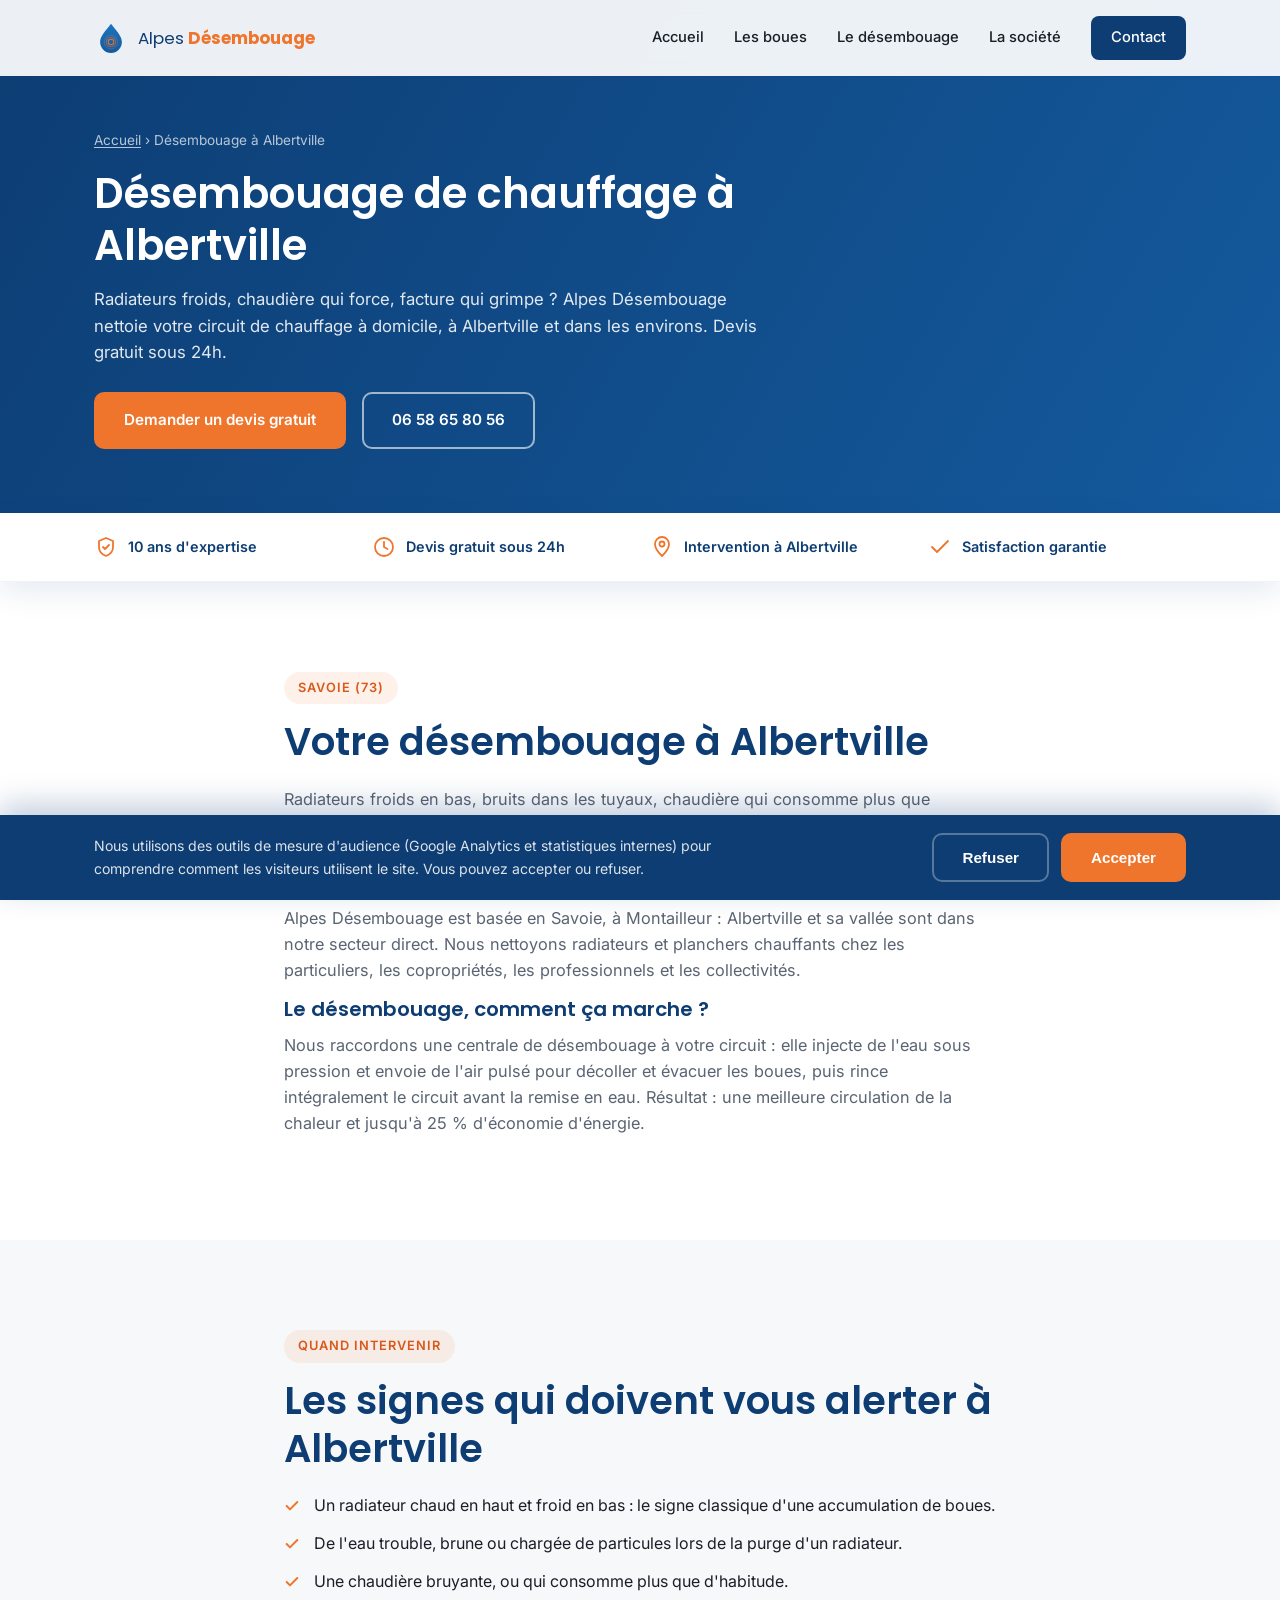
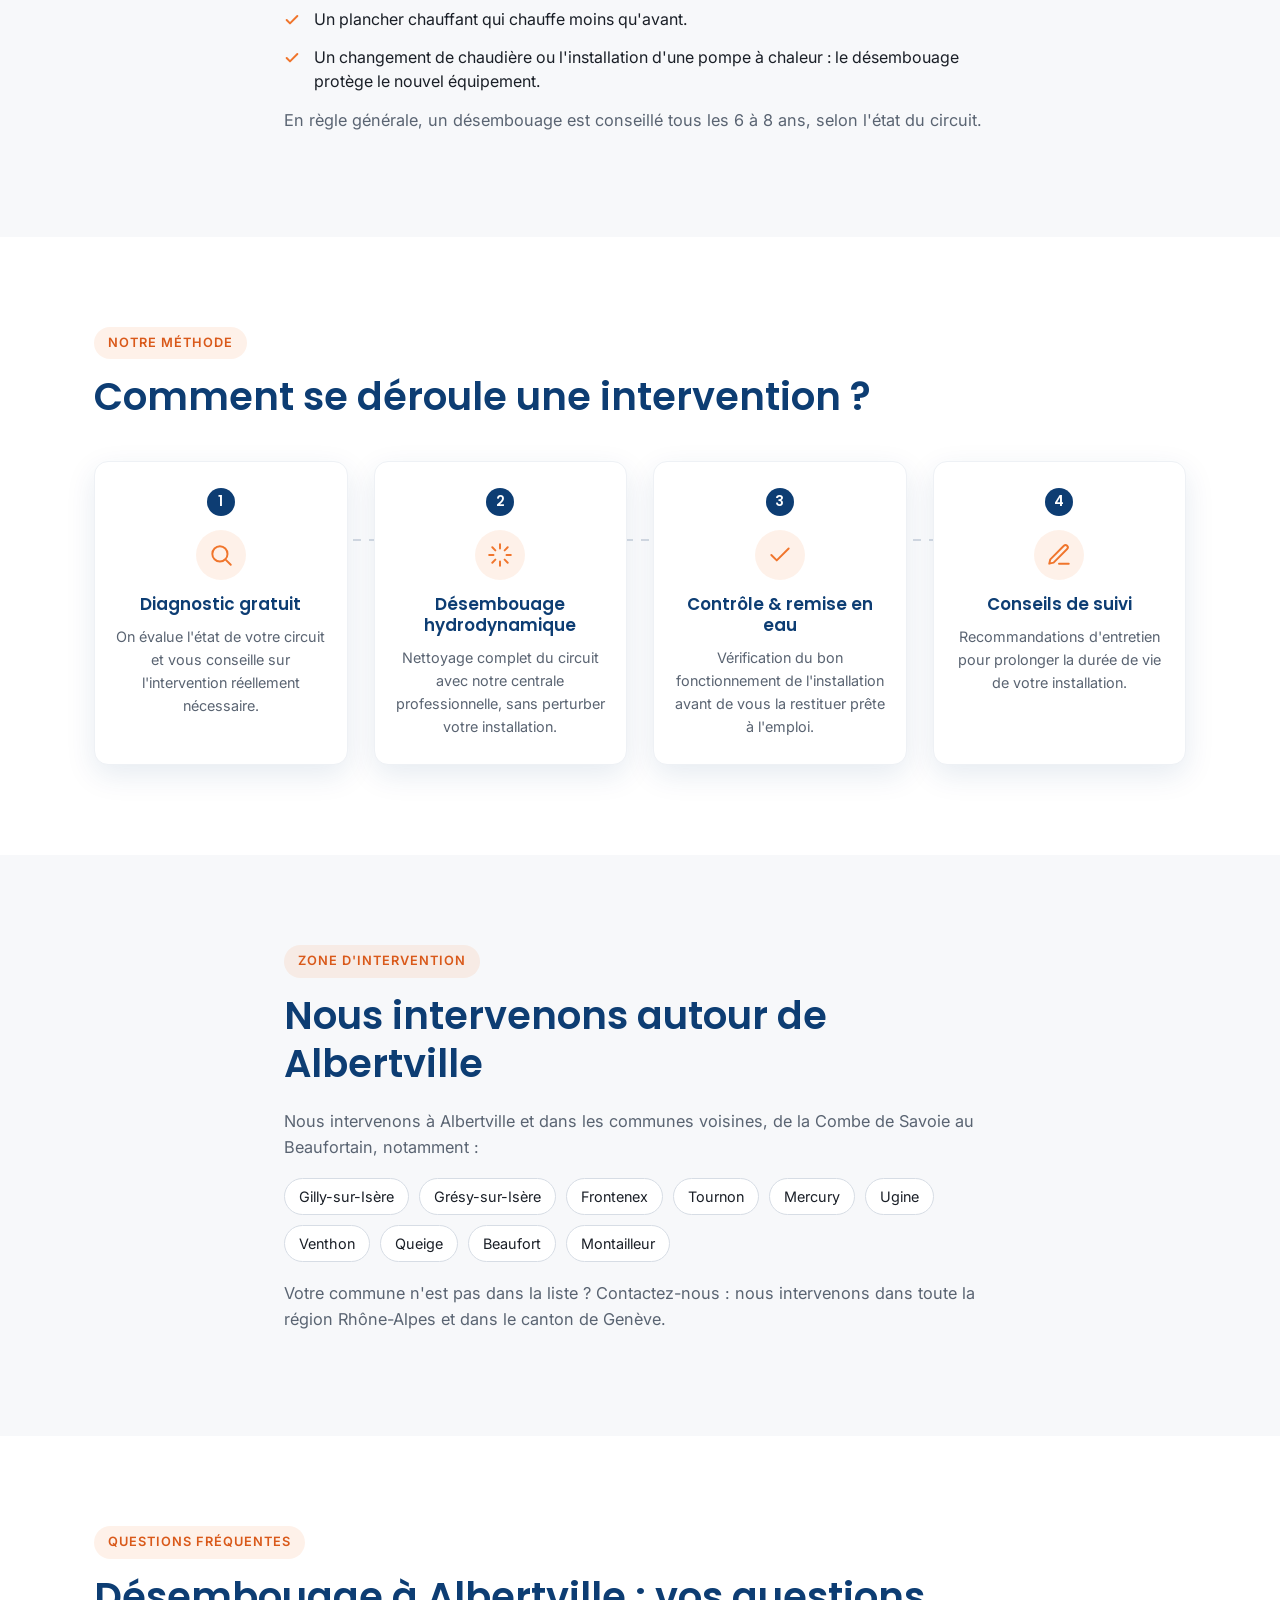
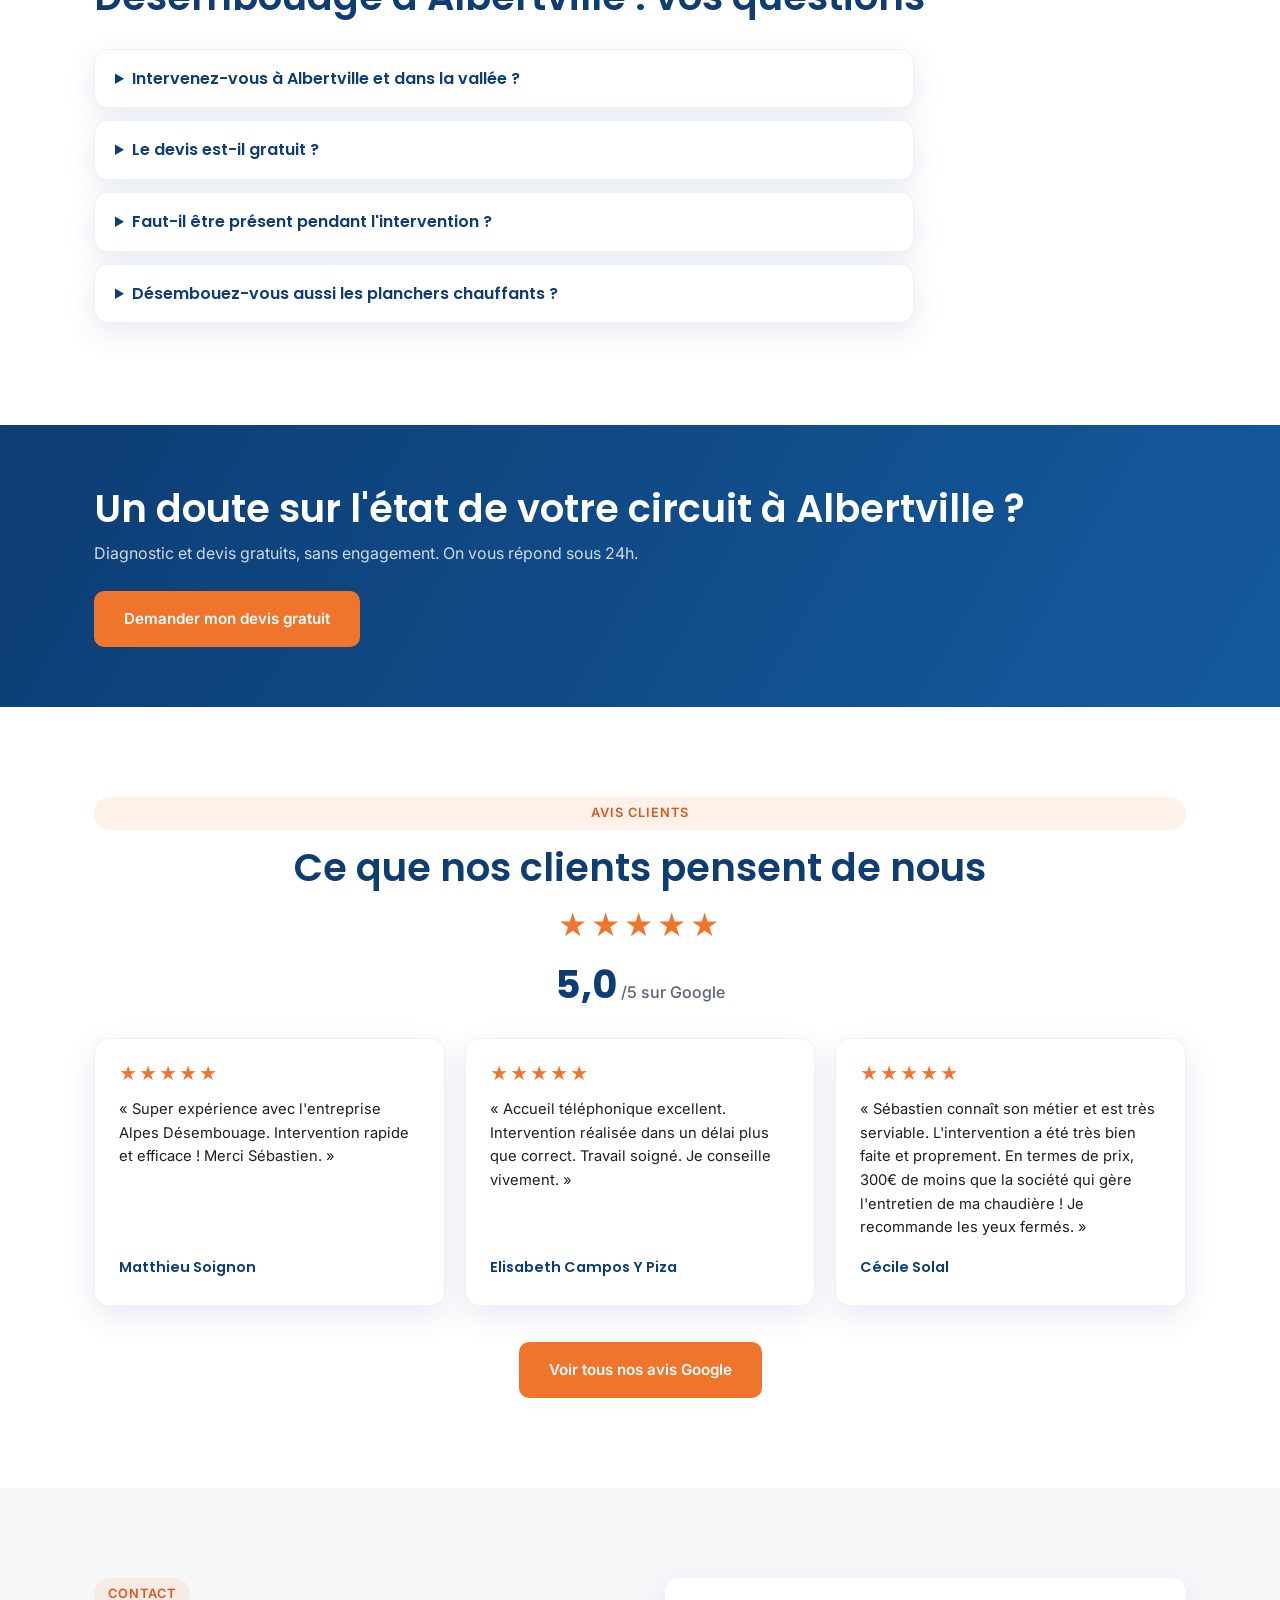
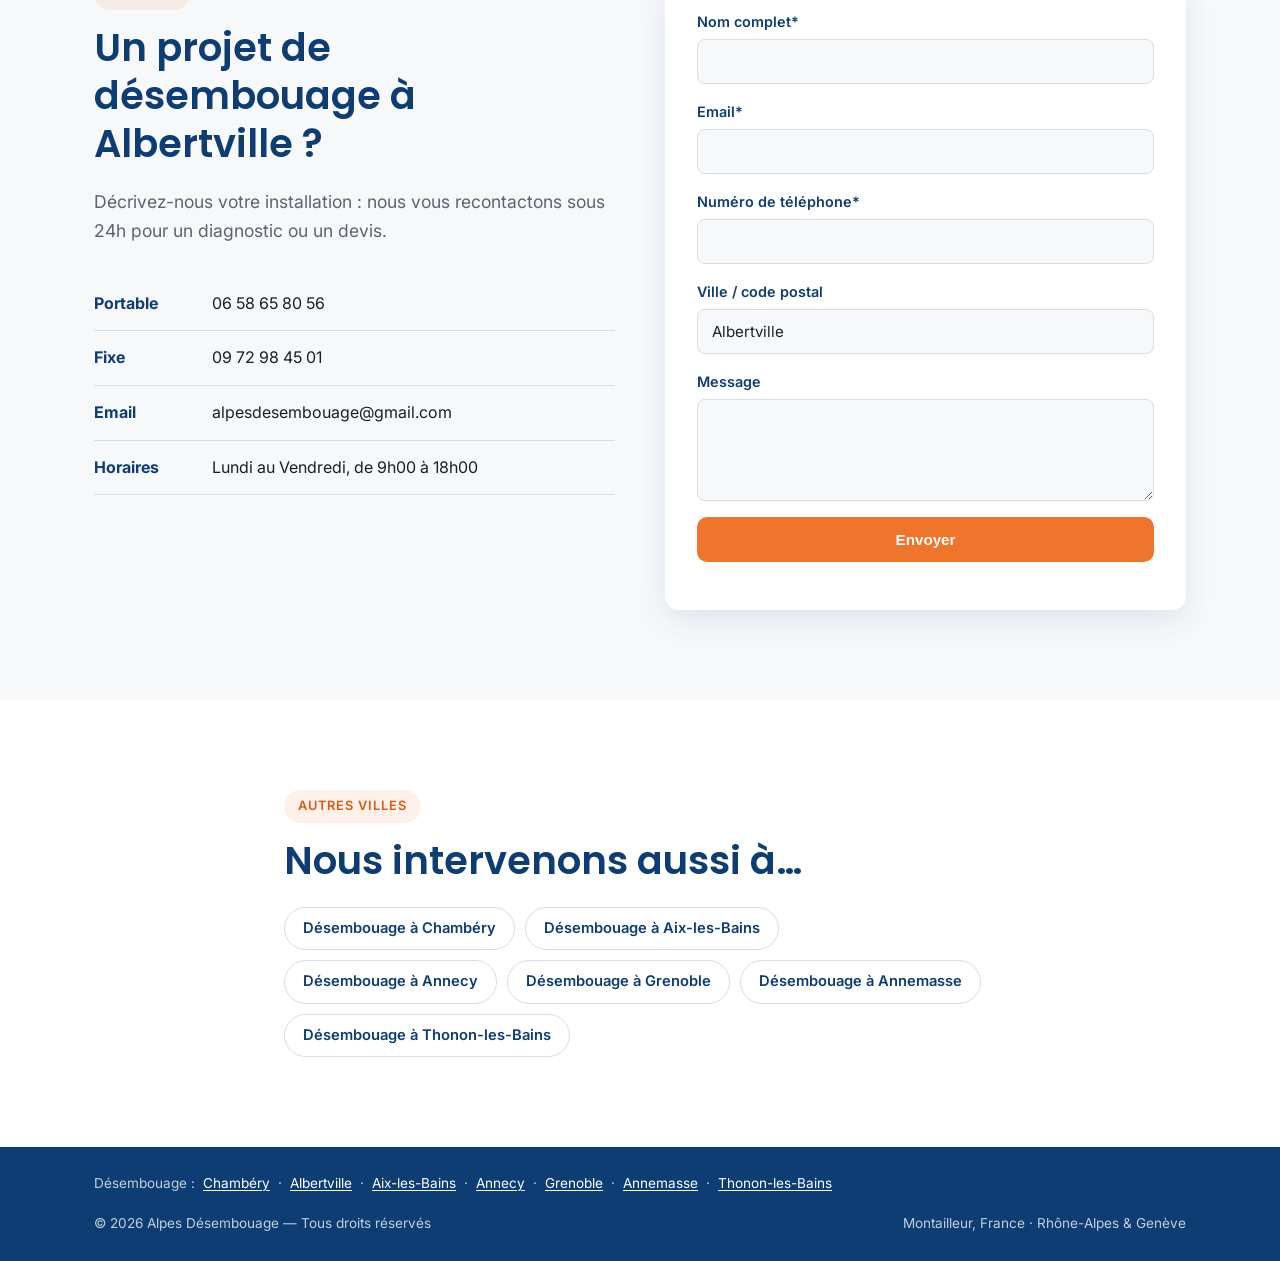
<file: desembouage-albertville/index.html>
<!DOCTYPE html>
<html lang="fr">
<head>
  <meta charset="UTF-8">
  <meta name="viewport" content="width=device-width, initial-scale=1.0">

  <!-- Google tag (gtag.js) -->
  <script>
    window.dataLayer = window.dataLayer || [];
    function gtag(){dataLayer.push(arguments);}
    gtag('consent', 'default', {
      'ad_storage': 'denied',
      'ad_user_data': 'denied',
      'ad_personalization': 'denied',
      'analytics_storage': 'denied'
    });
  </script>
  <script async src="https://www.googletagmanager.com/gtag/js?id=GT-KDQFZZKG"></script>
  <script>
    gtag('js', new Date());
    gtag('config', 'GT-KDQFZZKG');
    gtag('config', 'G-83P8KV9STV');
  </script>

  <title>Désembouage à Albertville (73) | Alpes Désembouage</title>
  <meta name="description" content="Désembouage de radiateurs et planchers chauffants à Albertville et dans la vallée. Intervention à domicile, devis gratuit, 10 ans d'expertise. Appelez le 06 58 65 80 56.">
  <link rel="canonical" href="https://www.alpes-desembouage.fr/desembouage-albertville/">

  <meta property="og:type" content="website">
  <meta property="og:site_name" content="Alpes Désembouage">
  <meta property="og:title" content="Désembouage à Albertville (73) | Alpes Désembouage">
  <meta property="og:description" content="Désembouage de radiateurs et planchers chauffants à Albertville et dans la vallée. Intervention à domicile, devis gratuit, 10 ans d'expertise. Appelez le 06 58 65 80 56.">
  <meta property="og:url" content="https://www.alpes-desembouage.fr/desembouage-albertville/">
  <meta property="og:image" content="https://www.alpes-desembouage.fr/images/machine-virax.jpg">
  <meta property="og:locale" content="fr_FR">
  <meta name="twitter:card" content="summary_large_image">
  <meta name="twitter:title" content="Désembouage à Albertville (73) | Alpes Désembouage">
  <meta name="twitter:description" content="Désembouage de radiateurs et planchers chauffants à Albertville et dans la vallée. Intervention à domicile, devis gratuit, 10 ans d'expertise. Appelez le 06 58 65 80 56.">
  <meta name="twitter:image" content="https://www.alpes-desembouage.fr/images/machine-virax.jpg">

  <link rel="icon" type="image/svg+xml" href="/images/favicon.svg">
  <link rel="preconnect" href="https://fonts.googleapis.com">
  <link rel="preconnect" href="https://fonts.gstatic.com" crossorigin>
  <link href="https://fonts.googleapis.com/css2?family=Poppins:wght@400;500;600;700&family=Inter:wght@400;500;600&display=swap" rel="stylesheet">
  <link rel="stylesheet" href="/css/style.css">

  <script type="application/ld+json">
  {
    "@context": "https://schema.org",
    "@graph": [
      {
        "@type": "HVACBusiness",
        "name": "Alpes Désembouage",
        "image": "https://www.alpes-desembouage.fr/images/machine-virax.jpg",
        "url": "https://www.alpes-desembouage.fr/",
        "telephone": "+33658658056",
        "email": "alpesdesembouage@gmail.com",
        "address": {
          "@type": "PostalAddress",
          "addressLocality": "Montailleur",
          "postalCode": "73460",
          "addressCountry": "FR"
        },
        "areaServed": [
          { "@type": "City", "name": "Albertville" },
          { "@type": "AdministrativeArea", "name": "Savoie (73)" }
        ],
        "openingHoursSpecification": {
          "@type": "OpeningHoursSpecification",
          "dayOfWeek": ["Monday", "Tuesday", "Wednesday", "Thursday", "Friday"],
          "opens": "09:00",
          "closes": "18:00"
        }
      },
      {
        "@type": "BreadcrumbList",
        "itemListElement": [
          { "@type": "ListItem", "position": 1, "name": "Accueil", "item": "https://www.alpes-desembouage.fr/" },
          { "@type": "ListItem", "position": 2, "name": "Désembouage à Albertville", "item": "https://www.alpes-desembouage.fr/desembouage-albertville/" }
        ]
      }
    ]
  }
  </script>
</head>
<body>

  <header class="site-header" id="header">
    <div class="container header-inner">
      <a href="/" class="logo">
        <img src="/images/favicon.svg" alt="Alpes Désembouage">
        <span>Alpes <strong>Désembouage</strong></span>
      </a>
      <nav class="nav" id="nav">
        <a href="/">Accueil</a>
        <a href="/#boues">Les boues</a>
        <a href="/#desembouage">Le désembouage</a>
        <a href="/#societe">La société</a>
        <a href="#contact" class="nav-cta" data-track="nav_contact">Contact</a>
      </nav>
      <button class="burger" id="burger" aria-label="Menu">
        <span></span><span></span><span></span>
      </button>
    </div>
  </header>

  <main>
    <section class="page-hero">
      <div class="container">
        <p class="breadcrumb"><a href="/">Accueil</a> › Désembouage à Albertville</p>
        <h1>Désembouage de chauffage à Albertville</h1>
        <p class="lead-hero">Radiateurs froids, chaudière qui force, facture qui grimpe ? Alpes Désembouage nettoie votre circuit de chauffage à domicile, à Albertville et dans les environs. Devis gratuit sous 24h.</p>
        <div class="hero-actions">
          <a href="#contact" class="btn btn-primary" data-track="devis_ville">Demander un devis gratuit</a>
          <a href="tel:0658658056" class="btn btn-ghost">06 58 65 80 56</a>
        </div>
      </div>
    </section>

    <div class="trust-bar">
      <div class="container trust-bar-inner">
        <div class="trust-item">
          <svg viewBox="0 0 24 24" fill="none" stroke="currentColor" stroke-width="1.8" stroke-linecap="round" stroke-linejoin="round"><path d="M12 3l7 3v6c0 4.5-3 7.5-7 9-4-1.5-7-4.5-7-9V6l7-3z"/><path d="M9 12l2 2 4-4"/></svg>
          <span>10 ans d'expertise</span>
        </div>
        <div class="trust-item">
          <svg viewBox="0 0 24 24" fill="none" stroke="currentColor" stroke-width="1.8" stroke-linecap="round" stroke-linejoin="round"><circle cx="12" cy="12" r="9"/><path d="M12 7v5l3.5 2"/></svg>
          <span>Devis gratuit sous 24h</span>
        </div>
        <div class="trust-item">
          <svg viewBox="0 0 24 24" fill="none" stroke="currentColor" stroke-width="1.8" stroke-linecap="round" stroke-linejoin="round"><path d="M12 21s7-6.5 7-12a7 7 0 0 0-14 0c0 5.5 7 12 7 12z"/><circle cx="12" cy="9" r="2.5"/></svg>
          <span>Intervention à Albertville</span>
        </div>
        <div class="trust-item">
          <svg viewBox="0 0 24 24" fill="none" stroke="currentColor" stroke-width="1.8" stroke-linecap="round" stroke-linejoin="round"><path d="M4 12l5 5L20 6"/></svg>
          <span>Satisfaction garantie</span>
        </div>
      </div>
    </div>

    <section class="section">
      <div class="container page-intro">
        <span class="tag">Savoie (73)</span>
        <h2>Votre désembouage à Albertville</h2>
        <p>Radiateurs froids en bas, bruits dans les tuyaux, chaudière qui consomme plus que d'habitude ? À Albertville, où l'on chauffe une bonne partie de l'année, l'encrassement du circuit de chauffage est une cause fréquente de ces symptômes. Un désembouage rend à l'installation sa performance d'origine.</p>
        <p>Alpes Désembouage est basée en Savoie, à Montailleur : Albertville et sa vallée sont dans notre secteur direct. Nous nettoyons radiateurs et planchers chauffants chez les particuliers, les copropriétés, les professionnels et les collectivités.</p>
        <h3>Le désembouage, comment ça marche ?</h3>
        <p>Nous raccordons une centrale de désembouage à votre circuit : elle injecte de l'eau sous pression et envoie de l'air pulsé pour décoller et évacuer les boues, puis rince intégralement le circuit avant la remise en eau. Résultat : une meilleure circulation de la chaleur et jusqu'à 25 % d'économie d'énergie.</p>
      </div>
    </section>

    <section class="section section-alt">
      <div class="container page-intro">
        <span class="tag">Quand intervenir</span>
        <h2>Les signes qui doivent vous alerter à Albertville</h2>
        <ul class="check-list">
          <li>Un radiateur chaud en haut et froid en bas : le signe classique d'une accumulation de boues.</li>
          <li>De l'eau trouble, brune ou chargée de particules lors de la purge d'un radiateur.</li>
          <li>Une chaudière bruyante, ou qui consomme plus que d'habitude.</li>
          <li>Un plancher chauffant qui chauffe moins qu'avant.</li>
          <li>Un changement de chaudière ou l'installation d'une pompe à chaleur : le désembouage protège le nouvel équipement.</li>
        </ul>
        <p>En règle générale, un désembouage est conseillé tous les 6 à 8 ans, selon l'état du circuit.</p>
      </div>
    </section>

    <section class="section" id="process">
      <div class="container">
        <span class="tag">Notre méthode</span>
        <h2>Comment se déroule une intervention ?</h2>
        <div class="process-steps">
          <div class="process-step">
            <div class="process-number">1</div>
            <div class="process-icon">
              <svg viewBox="0 0 24 24" fill="none" stroke="currentColor" stroke-width="1.8" stroke-linecap="round" stroke-linejoin="round"><circle cx="11" cy="11" r="7"/><path d="M21 21l-4.3-4.3"/></svg>
            </div>
            <h3>Diagnostic gratuit</h3>
            <p>On évalue l'état de votre circuit et vous conseille sur l'intervention réellement nécessaire.</p>
          </div>
          <div class="process-step">
            <div class="process-number">2</div>
            <div class="process-icon">
              <svg viewBox="0 0 24 24" fill="none" stroke="currentColor" stroke-width="1.8" stroke-linecap="round" stroke-linejoin="round"><path d="M12 2v4M12 18v4M4.9 4.9l2.8 2.8M16.3 16.3l2.8 2.8M2 12h4M18 12h4M4.9 19.1l2.8-2.8M16.3 7.7l2.8-2.8"/></svg>
            </div>
            <h3>Désembouage hydrodynamique</h3>
            <p>Nettoyage complet du circuit avec notre centrale professionnelle, sans perturber votre installation.</p>
          </div>
          <div class="process-step">
            <div class="process-number">3</div>
            <div class="process-icon">
              <svg viewBox="0 0 24 24" fill="none" stroke="currentColor" stroke-width="1.8" stroke-linecap="round" stroke-linejoin="round"><path d="M4 12l5 5L20 6"/></svg>
            </div>
            <h3>Contrôle &amp; remise en eau</h3>
            <p>Vérification du bon fonctionnement de l'installation avant de vous la restituer prête à l'emploi.</p>
          </div>
          <div class="process-step">
            <div class="process-number">4</div>
            <div class="process-icon">
              <svg viewBox="0 0 24 24" fill="none" stroke="currentColor" stroke-width="1.8" stroke-linecap="round" stroke-linejoin="round"><path d="M12 20h9M16.5 3.5a2.1 2.1 0 0 1 3 3L7 19l-4 1 1-4 12.5-12.5z"/></svg>
            </div>
            <h3>Conseils de suivi</h3>
            <p>Recommandations d'entretien pour prolonger la durée de vie de votre installation.</p>
          </div>
        </div>
      </div>
    </section>

    <section class="section section-alt" id="secteur">
      <div class="container page-intro">
        <span class="tag">Zone d'intervention</span>
        <h2>Nous intervenons autour de Albertville</h2>
        <p>Nous intervenons à Albertville et dans les communes voisines, de la Combe de Savoie au Beaufortain, notamment :</p>
        <ul class="communes">
          <li>Gilly-sur-Isère</li>
          <li>Grésy-sur-Isère</li>
          <li>Frontenex</li>
          <li>Tournon</li>
          <li>Mercury</li>
          <li>Ugine</li>
          <li>Venthon</li>
          <li>Queige</li>
          <li>Beaufort</li>
          <li>Montailleur</li>
        </ul>
        <p style="margin-top:18px">Votre commune n'est pas dans la liste ? Contactez-nous : nous intervenons dans toute la région Rhône-Alpes et dans le canton de Genève.</p>
      </div>
    </section>

    <section class="section">
      <div class="container">
        <span class="tag">Questions fréquentes</span>
        <h2>Désembouage à Albertville : vos questions</h2>
        <div class="faq">
          <details>
            <summary>Intervenez-vous à Albertville et dans la vallée ?</summary>
            <p>Oui, c'est notre secteur de proximité : nous sommes basés à Montailleur, en Savoie. Nous intervenons à Albertville et dans les communes alentour ; contactez-nous pour toute autre localité.</p>
          </details>
          <details>
            <summary>Le devis est-il gratuit ?</summary>
            <p>Oui. Le diagnostic et le devis sont gratuits et sans engagement, avec une réponse sous 24h.</p>
          </details>
          <details>
            <summary>Faut-il être présent pendant l'intervention ?</summary>
            <p>Nous intervenons à votre domicile ou dans vos locaux : nous convenons ensemble d'un rendez-vous et nous vous expliquons chaque étape avant de commencer.</p>
          </details>
          <details>
            <summary>Désembouez-vous aussi les planchers chauffants ?</summary>
            <p>Oui. Nous traitons les radiateurs comme les planchers chauffants, sur circuits en acier, cuivre ou PER, pour les particuliers, les professionnels et les collectivités.</p>
          </details>
        </div>
      </div>
    </section>

    <section class="cta-banner">
      <div class="container cta-banner-inner">
        <div>
          <h2>Un doute sur l'état de votre circuit à Albertville ?</h2>
          <p>Diagnostic et devis gratuits, sans engagement. On vous répond sous 24h.</p>
        </div>
        <a href="#contact" class="btn btn-primary" data-track="devis_banner_ville">Demander mon devis gratuit</a>
      </div>
    </section>

    <section class="section" id="avis">
      <div class="container reviews-wrap">
        <span class="tag">Avis clients</span>
        <h2>Ce que nos clients pensent de nous</h2>
        <div class="reviews-summary">
          <div class="reviews-stars" aria-hidden="true">★★★★★</div>
          <p class="reviews-score">5,0<span>/5 sur Google</span></p>
        </div>

        <div class="testimonial-grid">
          <div class="testimonial-card">
            <div class="reviews-stars small" aria-hidden="true">★★★★★</div>
            <p class="testimonial-text">« Super expérience avec l'entreprise Alpes Désembouage. Intervention rapide et efficace ! Merci Sébastien. »</p>
            <p class="testimonial-author">Matthieu Soignon</p>
          </div>
          <div class="testimonial-card">
            <div class="reviews-stars small" aria-hidden="true">★★★★★</div>
            <p class="testimonial-text">« Accueil téléphonique excellent. Intervention réalisée dans un délai plus que correct. Travail soigné. Je conseille vivement. »</p>
            <p class="testimonial-author">Elisabeth Campos Y Piza</p>
          </div>
          <div class="testimonial-card">
            <div class="reviews-stars small" aria-hidden="true">★★★★★</div>
            <p class="testimonial-text">« Sébastien connaît son métier et est très serviable. L'intervention a été très bien faite et proprement. En termes de prix, 300€ de moins que la société qui gère l'entretien de ma chaudière ! Je recommande les yeux fermés. »</p>
            <p class="testimonial-author">Cécile Solal</p>
          </div>
        </div>

        <a href="https://maps.app.goo.gl/sVYWGCqHb2V59HXk9" target="_blank" rel="noopener" class="btn btn-primary" data-track="avis_google">Voir tous nos avis Google</a>
      </div>
    </section>

    <section class="section section-alt" id="contact">
      <div class="container grid-2">
        <div>
          <span class="tag">Contact</span>
          <h2>Un projet de désembouage à Albertville ?</h2>
          <p class="lead">Décrivez-nous votre installation : nous vous recontactons sous 24h pour un diagnostic ou un devis.</p>

          <ul class="contact-list">
            <li><strong>Portable</strong> <a href="tel:0658658056">06 58 65 80 56</a></li>
            <li><strong>Fixe</strong> <a href="tel:0972984501">09 72 98 45 01</a></li>
            <li><strong>Email</strong> <a href="mailto:alpesdesembouage@gmail.com">alpesdesembouage@gmail.com</a></li>
            <li><strong>Horaires</strong> Lundi au Vendredi, de 9h00 à 18h00</li>
          </ul>
        </div>

        <form class="contact-form" id="contact-form" action="https://formspree.io/f/mgogkyel" method="POST">
          <label>
            Nom complet*
            <input type="text" name="name" required>
          </label>
          <label>
            Email*
            <input type="email" name="email" required>
          </label>
          <label>
            Numéro de téléphone*
            <input type="tel" name="phone" required>
          </label>
          <label>
            Ville / code postal
            <input type="text" name="city" value="Albertville" autocomplete="address-level2">
          </label>
          <input type="text" name="_gotcha" class="form-trap" tabindex="-1" autocomplete="off" aria-hidden="true">
          <label>
            Message
            <textarea name="message" rows="4"></textarea>
          </label>
          <button type="submit" class="btn btn-primary btn-full">Envoyer</button>
          <p class="form-note" id="form-note"></p>
        </form>
      </div>
    </section>

    <section class="section">
      <div class="container page-intro">
        <span class="tag">Autres villes</span>
        <h2>Nous intervenons aussi à…</h2>
        <div class="city-links">
          <a href="/desembouage-chambery/">Désembouage à Chambéry</a>
          <a href="/desembouage-aix-les-bains/">Désembouage à Aix-les-Bains</a>
          <a href="/desembouage-annecy/">Désembouage à Annecy</a>
          <a href="/desembouage-grenoble/">Désembouage à Grenoble</a>
          <a href="/desembouage-annemasse/">Désembouage à Annemasse</a>
          <a href="/desembouage-thonon-les-bains/">Désembouage à Thonon-les-Bains</a>
        </div>
      </div>
    </section>
  </main>

  <footer class="site-footer">
    <div class="container footer-cities">Désembouage : <a href="/desembouage-chambery/">Chambéry</a> · <a href="/desembouage-albertville/">Albertville</a> · <a href="/desembouage-aix-les-bains/">Aix-les-Bains</a> · <a href="/desembouage-annecy/">Annecy</a> · <a href="/desembouage-grenoble/">Grenoble</a> · <a href="/desembouage-annemasse/">Annemasse</a> · <a href="/desembouage-thonon-les-bains/">Thonon-les-Bains</a></div>
    <div class="container footer-inner">
      <span>© <span id="year"></span> Alpes Désembouage — Tous droits réservés</span>
      <span>Montailleur, France · Rhône-Alpes &amp; Genève</span>
    </div>
  </footer>

  <div class="cookie-banner" id="cookie-banner" hidden>
    <div class="cookie-banner-inner">
      <p>Nous utilisons des outils de mesure d'audience (Google Analytics et statistiques internes) pour comprendre comment les visiteurs utilisent le site. Vous pouvez accepter ou refuser.</p>
      <div class="cookie-actions">
        <button type="button" class="btn btn-ghost-dark" id="cookie-decline">Refuser</button>
        <button type="button" class="btn btn-primary" id="cookie-accept">Accepter</button>
      </div>
    </div>
  </div>

  <script src="/js/tracker.js"></script>
  <script src="/js/script.js"></script>
</body>
</html>
</file>
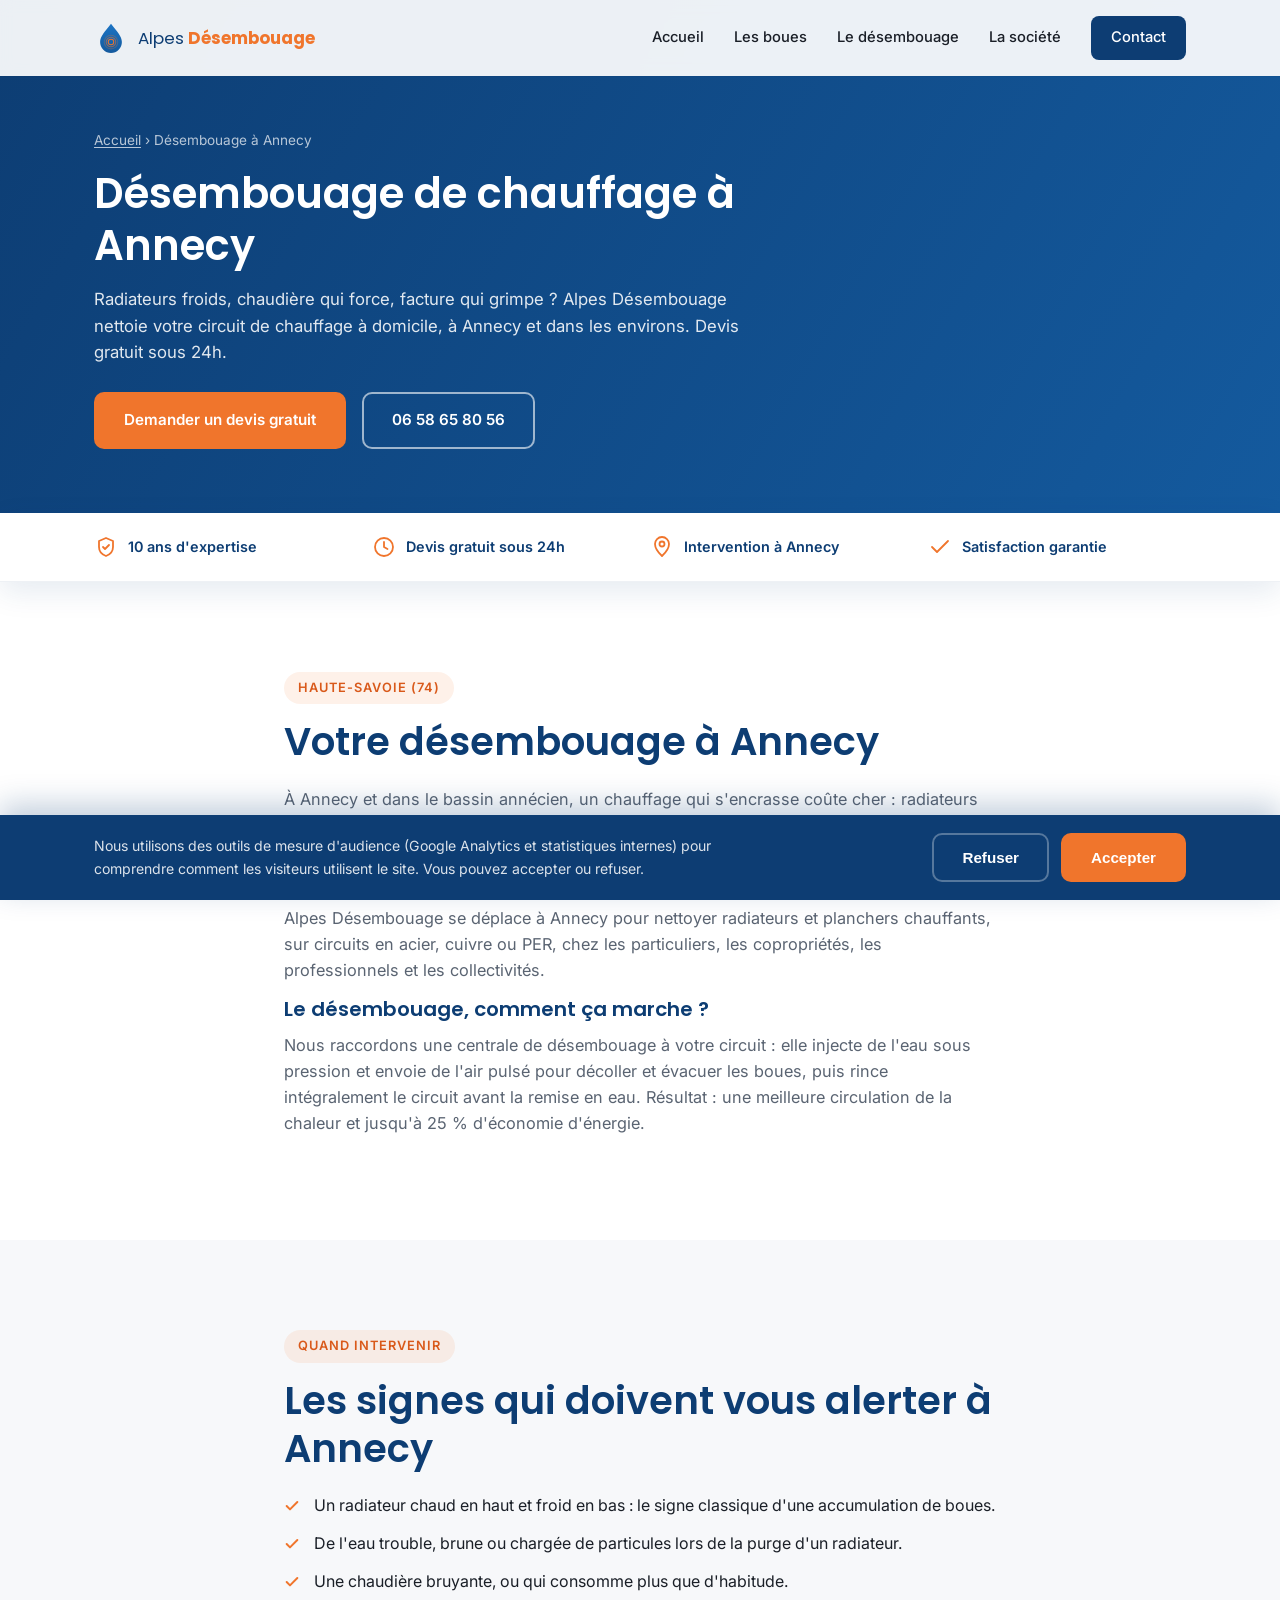
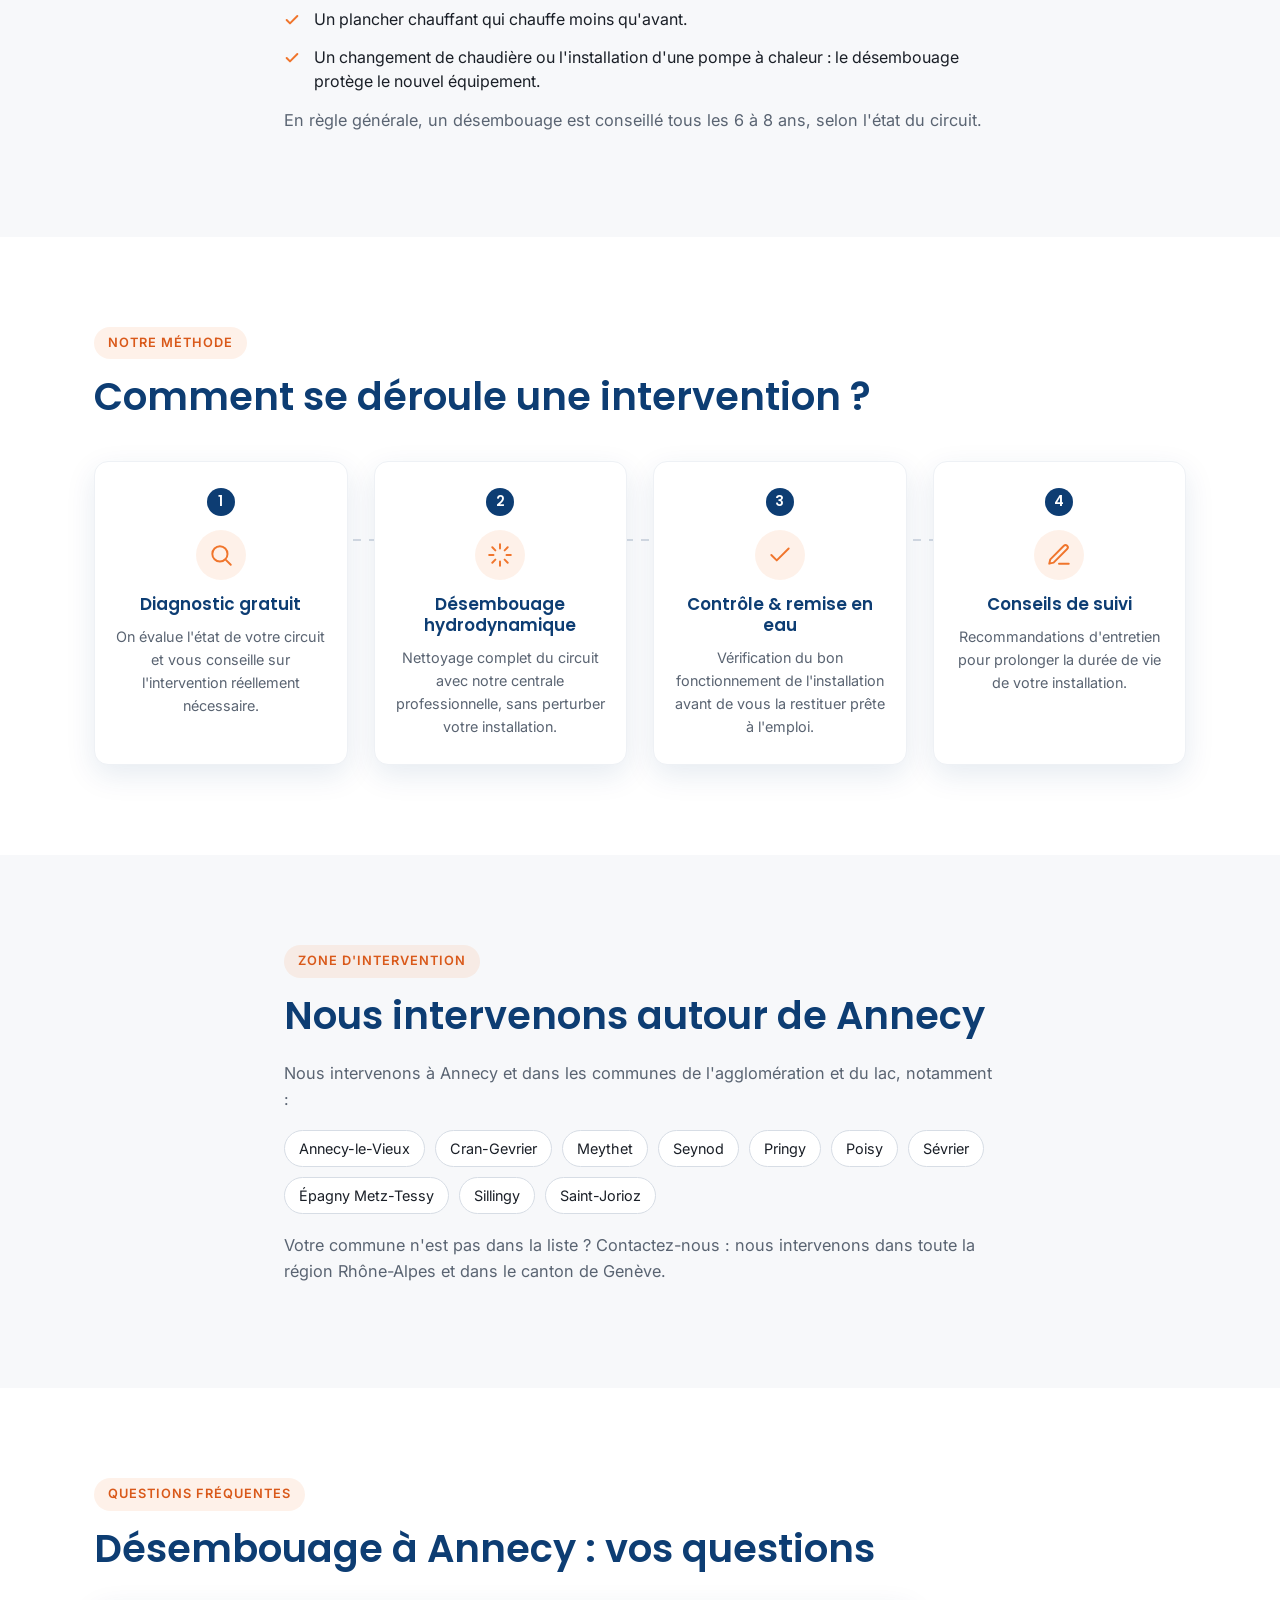
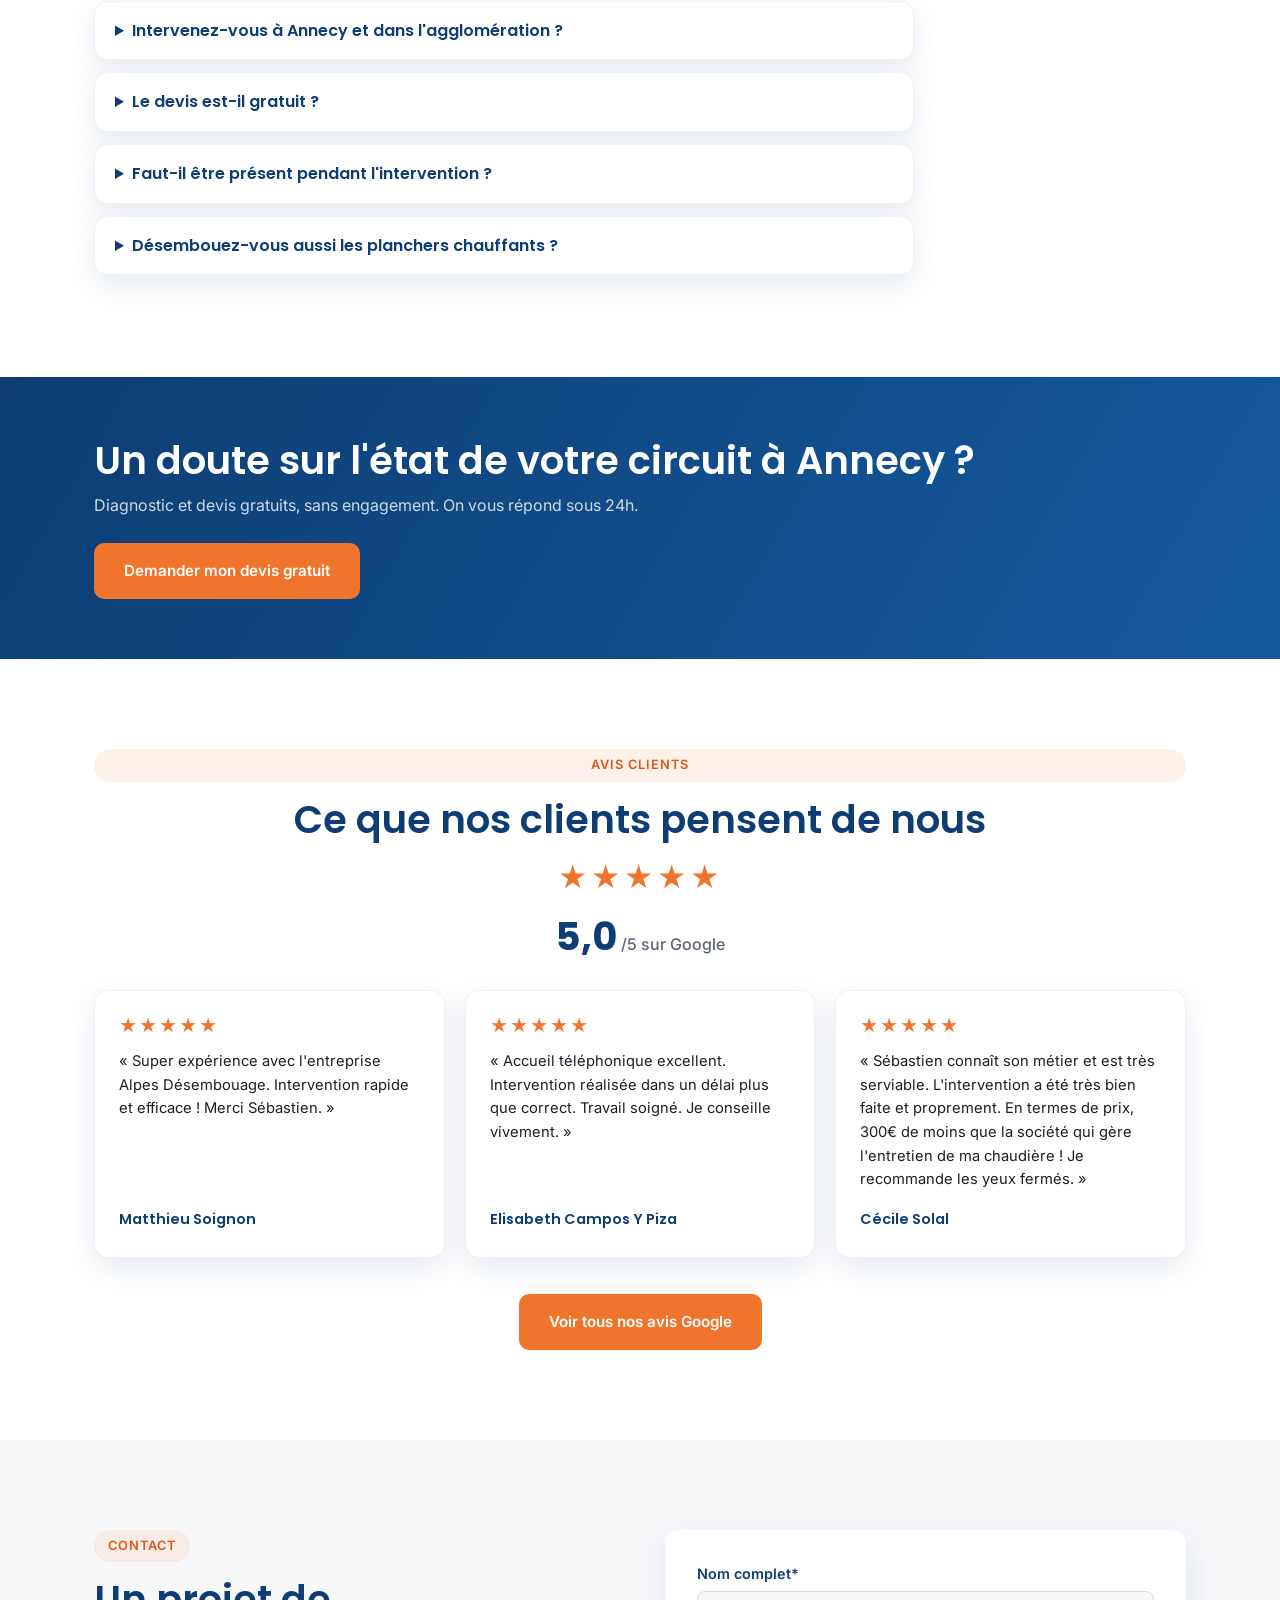
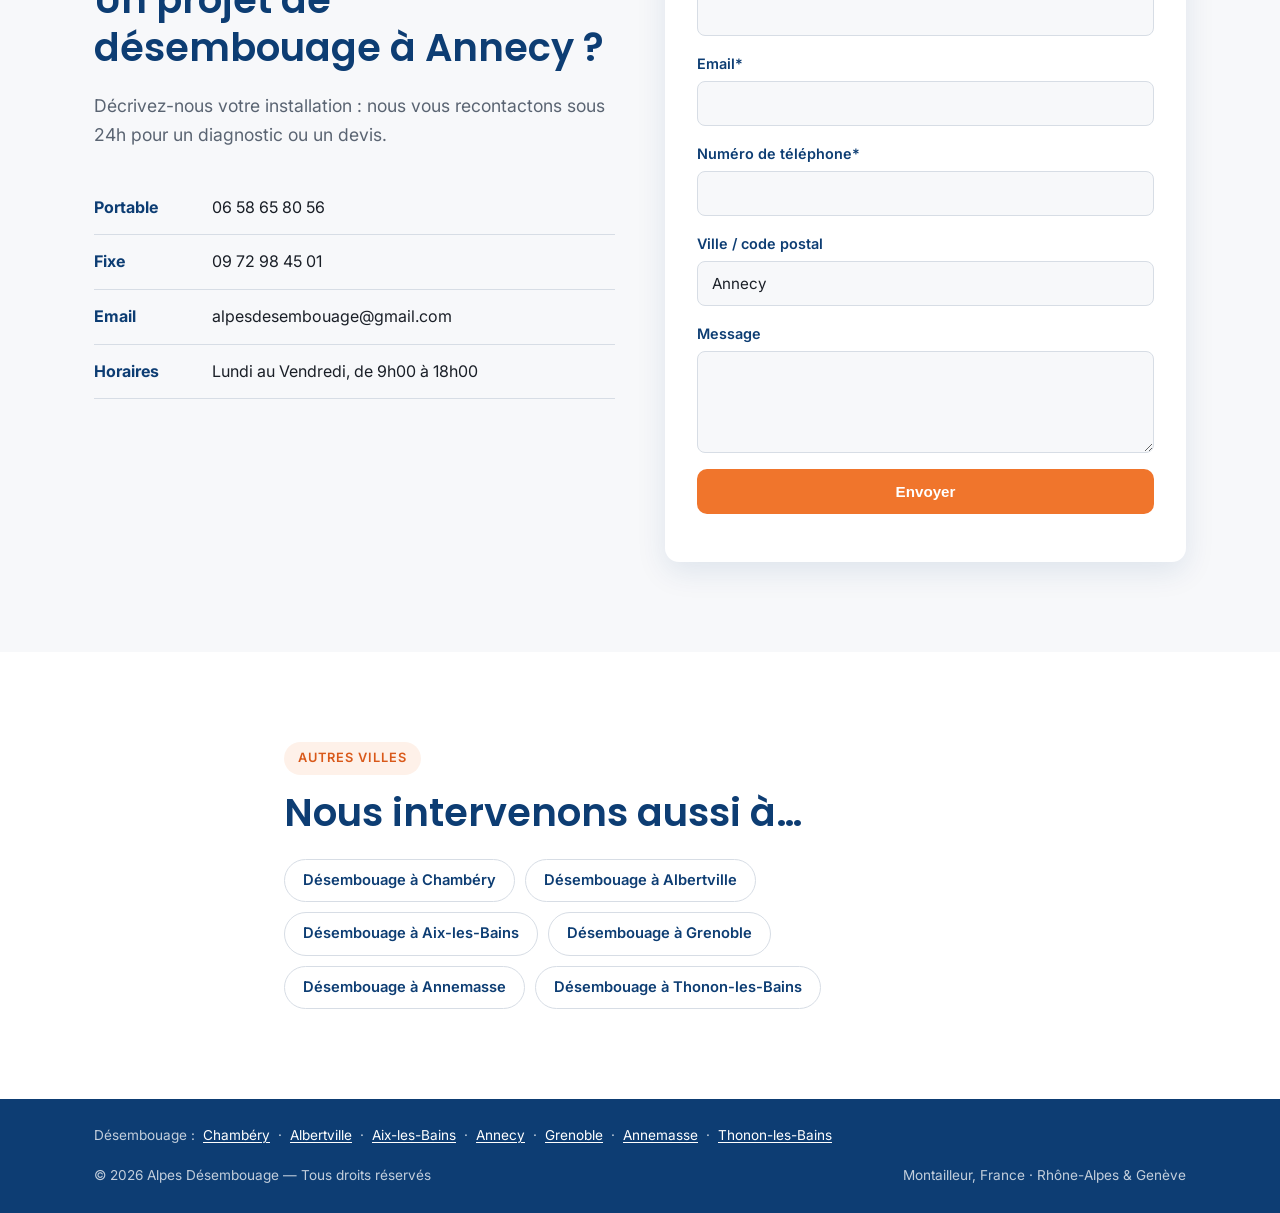
<file: desembouage-annecy/index.html>
<!DOCTYPE html>
<html lang="fr">
<head>
  <meta charset="UTF-8">
  <meta name="viewport" content="width=device-width, initial-scale=1.0">

  <!-- Google tag (gtag.js) -->
  <script>
    window.dataLayer = window.dataLayer || [];
    function gtag(){dataLayer.push(arguments);}
    gtag('consent', 'default', {
      'ad_storage': 'denied',
      'ad_user_data': 'denied',
      'ad_personalization': 'denied',
      'analytics_storage': 'denied'
    });
  </script>
  <script async src="https://www.googletagmanager.com/gtag/js?id=GT-KDQFZZKG"></script>
  <script>
    gtag('js', new Date());
    gtag('config', 'GT-KDQFZZKG');
    gtag('config', 'G-83P8KV9STV');
  </script>

  <title>Désembouage à Annecy (74) | Alpes Désembouage</title>
  <meta name="description" content="Désembouage de radiateurs et planchers chauffants à Annecy et dans le bassin annécien. Intervention à domicile, devis gratuit. Appelez le 06 58 65 80 56.">
  <link rel="canonical" href="https://www.alpes-desembouage.fr/desembouage-annecy/">

  <meta property="og:type" content="website">
  <meta property="og:site_name" content="Alpes Désembouage">
  <meta property="og:title" content="Désembouage à Annecy (74) | Alpes Désembouage">
  <meta property="og:description" content="Désembouage de radiateurs et planchers chauffants à Annecy et dans le bassin annécien. Intervention à domicile, devis gratuit. Appelez le 06 58 65 80 56.">
  <meta property="og:url" content="https://www.alpes-desembouage.fr/desembouage-annecy/">
  <meta property="og:image" content="https://www.alpes-desembouage.fr/images/machine-virax.jpg">
  <meta property="og:locale" content="fr_FR">
  <meta name="twitter:card" content="summary_large_image">
  <meta name="twitter:title" content="Désembouage à Annecy (74) | Alpes Désembouage">
  <meta name="twitter:description" content="Désembouage de radiateurs et planchers chauffants à Annecy et dans le bassin annécien. Intervention à domicile, devis gratuit. Appelez le 06 58 65 80 56.">
  <meta name="twitter:image" content="https://www.alpes-desembouage.fr/images/machine-virax.jpg">

  <link rel="icon" type="image/svg+xml" href="/images/favicon.svg">
  <link rel="preconnect" href="https://fonts.googleapis.com">
  <link rel="preconnect" href="https://fonts.gstatic.com" crossorigin>
  <link href="https://fonts.googleapis.com/css2?family=Poppins:wght@400;500;600;700&family=Inter:wght@400;500;600&display=swap" rel="stylesheet">
  <link rel="stylesheet" href="/css/style.css">

  <script type="application/ld+json">
  {
    "@context": "https://schema.org",
    "@graph": [
      {
        "@type": "HVACBusiness",
        "name": "Alpes Désembouage",
        "image": "https://www.alpes-desembouage.fr/images/machine-virax.jpg",
        "url": "https://www.alpes-desembouage.fr/",
        "telephone": "+33658658056",
        "email": "alpesdesembouage@gmail.com",
        "address": {
          "@type": "PostalAddress",
          "addressLocality": "Montailleur",
          "postalCode": "73460",
          "addressCountry": "FR"
        },
        "areaServed": [
          { "@type": "City", "name": "Annecy" },
          { "@type": "AdministrativeArea", "name": "Haute-Savoie (74)" }
        ],
        "openingHoursSpecification": {
          "@type": "OpeningHoursSpecification",
          "dayOfWeek": ["Monday", "Tuesday", "Wednesday", "Thursday", "Friday"],
          "opens": "09:00",
          "closes": "18:00"
        }
      },
      {
        "@type": "BreadcrumbList",
        "itemListElement": [
          { "@type": "ListItem", "position": 1, "name": "Accueil", "item": "https://www.alpes-desembouage.fr/" },
          { "@type": "ListItem", "position": 2, "name": "Désembouage à Annecy", "item": "https://www.alpes-desembouage.fr/desembouage-annecy/" }
        ]
      }
    ]
  }
  </script>
</head>
<body>

  <header class="site-header" id="header">
    <div class="container header-inner">
      <a href="/" class="logo">
        <img src="/images/favicon.svg" alt="Alpes Désembouage">
        <span>Alpes <strong>Désembouage</strong></span>
      </a>
      <nav class="nav" id="nav">
        <a href="/">Accueil</a>
        <a href="/#boues">Les boues</a>
        <a href="/#desembouage">Le désembouage</a>
        <a href="/#societe">La société</a>
        <a href="#contact" class="nav-cta" data-track="nav_contact">Contact</a>
      </nav>
      <button class="burger" id="burger" aria-label="Menu">
        <span></span><span></span><span></span>
      </button>
    </div>
  </header>

  <main>
    <section class="page-hero">
      <div class="container">
        <p class="breadcrumb"><a href="/">Accueil</a> › Désembouage à Annecy</p>
        <h1>Désembouage de chauffage à Annecy</h1>
        <p class="lead-hero">Radiateurs froids, chaudière qui force, facture qui grimpe ? Alpes Désembouage nettoie votre circuit de chauffage à domicile, à Annecy et dans les environs. Devis gratuit sous 24h.</p>
        <div class="hero-actions">
          <a href="#contact" class="btn btn-primary" data-track="devis_ville">Demander un devis gratuit</a>
          <a href="tel:0658658056" class="btn btn-ghost">06 58 65 80 56</a>
        </div>
      </div>
    </section>

    <div class="trust-bar">
      <div class="container trust-bar-inner">
        <div class="trust-item">
          <svg viewBox="0 0 24 24" fill="none" stroke="currentColor" stroke-width="1.8" stroke-linecap="round" stroke-linejoin="round"><path d="M12 3l7 3v6c0 4.5-3 7.5-7 9-4-1.5-7-4.5-7-9V6l7-3z"/><path d="M9 12l2 2 4-4"/></svg>
          <span>10 ans d'expertise</span>
        </div>
        <div class="trust-item">
          <svg viewBox="0 0 24 24" fill="none" stroke="currentColor" stroke-width="1.8" stroke-linecap="round" stroke-linejoin="round"><circle cx="12" cy="12" r="9"/><path d="M12 7v5l3.5 2"/></svg>
          <span>Devis gratuit sous 24h</span>
        </div>
        <div class="trust-item">
          <svg viewBox="0 0 24 24" fill="none" stroke="currentColor" stroke-width="1.8" stroke-linecap="round" stroke-linejoin="round"><path d="M12 21s7-6.5 7-12a7 7 0 0 0-14 0c0 5.5 7 12 7 12z"/><circle cx="12" cy="9" r="2.5"/></svg>
          <span>Intervention à Annecy</span>
        </div>
        <div class="trust-item">
          <svg viewBox="0 0 24 24" fill="none" stroke="currentColor" stroke-width="1.8" stroke-linecap="round" stroke-linejoin="round"><path d="M4 12l5 5L20 6"/></svg>
          <span>Satisfaction garantie</span>
        </div>
      </div>
    </div>

    <section class="section">
      <div class="container page-intro">
        <span class="tag">Haute-Savoie (74)</span>
        <h2>Votre désembouage à Annecy</h2>
        <p>À Annecy et dans le bassin annécien, un chauffage qui s'encrasse coûte cher : radiateurs froids en bas, eau trouble à la purge, chaudière qui s'emballe. Le désembouage consiste à évacuer les boues accumulées dans le circuit pour retrouver une chaleur homogène et réduire la consommation.</p>
        <p>Alpes Désembouage se déplace à Annecy pour nettoyer radiateurs et planchers chauffants, sur circuits en acier, cuivre ou PER, chez les particuliers, les copropriétés, les professionnels et les collectivités.</p>
        <h3>Le désembouage, comment ça marche ?</h3>
        <p>Nous raccordons une centrale de désembouage à votre circuit : elle injecte de l'eau sous pression et envoie de l'air pulsé pour décoller et évacuer les boues, puis rince intégralement le circuit avant la remise en eau. Résultat : une meilleure circulation de la chaleur et jusqu'à 25 % d'économie d'énergie.</p>
      </div>
    </section>

    <section class="section section-alt">
      <div class="container page-intro">
        <span class="tag">Quand intervenir</span>
        <h2>Les signes qui doivent vous alerter à Annecy</h2>
        <ul class="check-list">
          <li>Un radiateur chaud en haut et froid en bas : le signe classique d'une accumulation de boues.</li>
          <li>De l'eau trouble, brune ou chargée de particules lors de la purge d'un radiateur.</li>
          <li>Une chaudière bruyante, ou qui consomme plus que d'habitude.</li>
          <li>Un plancher chauffant qui chauffe moins qu'avant.</li>
          <li>Un changement de chaudière ou l'installation d'une pompe à chaleur : le désembouage protège le nouvel équipement.</li>
        </ul>
        <p>En règle générale, un désembouage est conseillé tous les 6 à 8 ans, selon l'état du circuit.</p>
      </div>
    </section>

    <section class="section" id="process">
      <div class="container">
        <span class="tag">Notre méthode</span>
        <h2>Comment se déroule une intervention ?</h2>
        <div class="process-steps">
          <div class="process-step">
            <div class="process-number">1</div>
            <div class="process-icon">
              <svg viewBox="0 0 24 24" fill="none" stroke="currentColor" stroke-width="1.8" stroke-linecap="round" stroke-linejoin="round"><circle cx="11" cy="11" r="7"/><path d="M21 21l-4.3-4.3"/></svg>
            </div>
            <h3>Diagnostic gratuit</h3>
            <p>On évalue l'état de votre circuit et vous conseille sur l'intervention réellement nécessaire.</p>
          </div>
          <div class="process-step">
            <div class="process-number">2</div>
            <div class="process-icon">
              <svg viewBox="0 0 24 24" fill="none" stroke="currentColor" stroke-width="1.8" stroke-linecap="round" stroke-linejoin="round"><path d="M12 2v4M12 18v4M4.9 4.9l2.8 2.8M16.3 16.3l2.8 2.8M2 12h4M18 12h4M4.9 19.1l2.8-2.8M16.3 7.7l2.8-2.8"/></svg>
            </div>
            <h3>Désembouage hydrodynamique</h3>
            <p>Nettoyage complet du circuit avec notre centrale professionnelle, sans perturber votre installation.</p>
          </div>
          <div class="process-step">
            <div class="process-number">3</div>
            <div class="process-icon">
              <svg viewBox="0 0 24 24" fill="none" stroke="currentColor" stroke-width="1.8" stroke-linecap="round" stroke-linejoin="round"><path d="M4 12l5 5L20 6"/></svg>
            </div>
            <h3>Contrôle &amp; remise en eau</h3>
            <p>Vérification du bon fonctionnement de l'installation avant de vous la restituer prête à l'emploi.</p>
          </div>
          <div class="process-step">
            <div class="process-number">4</div>
            <div class="process-icon">
              <svg viewBox="0 0 24 24" fill="none" stroke="currentColor" stroke-width="1.8" stroke-linecap="round" stroke-linejoin="round"><path d="M12 20h9M16.5 3.5a2.1 2.1 0 0 1 3 3L7 19l-4 1 1-4 12.5-12.5z"/></svg>
            </div>
            <h3>Conseils de suivi</h3>
            <p>Recommandations d'entretien pour prolonger la durée de vie de votre installation.</p>
          </div>
        </div>
      </div>
    </section>

    <section class="section section-alt" id="secteur">
      <div class="container page-intro">
        <span class="tag">Zone d'intervention</span>
        <h2>Nous intervenons autour de Annecy</h2>
        <p>Nous intervenons à Annecy et dans les communes de l'agglomération et du lac, notamment :</p>
        <ul class="communes">
          <li>Annecy-le-Vieux</li>
          <li>Cran-Gevrier</li>
          <li>Meythet</li>
          <li>Seynod</li>
          <li>Pringy</li>
          <li>Poisy</li>
          <li>Sévrier</li>
          <li>Épagny Metz-Tessy</li>
          <li>Sillingy</li>
          <li>Saint-Jorioz</li>
        </ul>
        <p style="margin-top:18px">Votre commune n'est pas dans la liste ? Contactez-nous : nous intervenons dans toute la région Rhône-Alpes et dans le canton de Genève.</p>
      </div>
    </section>

    <section class="section">
      <div class="container">
        <span class="tag">Questions fréquentes</span>
        <h2>Désembouage à Annecy : vos questions</h2>
        <div class="faq">
          <details>
            <summary>Intervenez-vous à Annecy et dans l'agglomération ?</summary>
            <p>Oui. Nous intervenons à Annecy et dans les communes du bassin annécien. Si la vôtre n'apparaît pas, contactez-nous : nous couvrons toute la région Rhône-Alpes.</p>
          </details>
          <details>
            <summary>Le devis est-il gratuit ?</summary>
            <p>Oui. Le diagnostic et le devis sont gratuits et sans engagement, avec une réponse sous 24h.</p>
          </details>
          <details>
            <summary>Faut-il être présent pendant l'intervention ?</summary>
            <p>Nous intervenons à votre domicile ou dans vos locaux : nous convenons ensemble d'un rendez-vous et nous vous expliquons chaque étape avant de commencer.</p>
          </details>
          <details>
            <summary>Désembouez-vous aussi les planchers chauffants ?</summary>
            <p>Oui. Nous traitons les radiateurs comme les planchers chauffants, sur circuits en acier, cuivre ou PER, pour les particuliers, les professionnels et les collectivités.</p>
          </details>
        </div>
      </div>
    </section>

    <section class="cta-banner">
      <div class="container cta-banner-inner">
        <div>
          <h2>Un doute sur l'état de votre circuit à Annecy ?</h2>
          <p>Diagnostic et devis gratuits, sans engagement. On vous répond sous 24h.</p>
        </div>
        <a href="#contact" class="btn btn-primary" data-track="devis_banner_ville">Demander mon devis gratuit</a>
      </div>
    </section>

    <section class="section" id="avis">
      <div class="container reviews-wrap">
        <span class="tag">Avis clients</span>
        <h2>Ce que nos clients pensent de nous</h2>
        <div class="reviews-summary">
          <div class="reviews-stars" aria-hidden="true">★★★★★</div>
          <p class="reviews-score">5,0<span>/5 sur Google</span></p>
        </div>

        <div class="testimonial-grid">
          <div class="testimonial-card">
            <div class="reviews-stars small" aria-hidden="true">★★★★★</div>
            <p class="testimonial-text">« Super expérience avec l'entreprise Alpes Désembouage. Intervention rapide et efficace ! Merci Sébastien. »</p>
            <p class="testimonial-author">Matthieu Soignon</p>
          </div>
          <div class="testimonial-card">
            <div class="reviews-stars small" aria-hidden="true">★★★★★</div>
            <p class="testimonial-text">« Accueil téléphonique excellent. Intervention réalisée dans un délai plus que correct. Travail soigné. Je conseille vivement. »</p>
            <p class="testimonial-author">Elisabeth Campos Y Piza</p>
          </div>
          <div class="testimonial-card">
            <div class="reviews-stars small" aria-hidden="true">★★★★★</div>
            <p class="testimonial-text">« Sébastien connaît son métier et est très serviable. L'intervention a été très bien faite et proprement. En termes de prix, 300€ de moins que la société qui gère l'entretien de ma chaudière ! Je recommande les yeux fermés. »</p>
            <p class="testimonial-author">Cécile Solal</p>
          </div>
        </div>

        <a href="https://maps.app.goo.gl/sVYWGCqHb2V59HXk9" target="_blank" rel="noopener" class="btn btn-primary" data-track="avis_google">Voir tous nos avis Google</a>
      </div>
    </section>

    <section class="section section-alt" id="contact">
      <div class="container grid-2">
        <div>
          <span class="tag">Contact</span>
          <h2>Un projet de désembouage à Annecy ?</h2>
          <p class="lead">Décrivez-nous votre installation : nous vous recontactons sous 24h pour un diagnostic ou un devis.</p>

          <ul class="contact-list">
            <li><strong>Portable</strong> <a href="tel:0658658056">06 58 65 80 56</a></li>
            <li><strong>Fixe</strong> <a href="tel:0972984501">09 72 98 45 01</a></li>
            <li><strong>Email</strong> <a href="mailto:alpesdesembouage@gmail.com">alpesdesembouage@gmail.com</a></li>
            <li><strong>Horaires</strong> Lundi au Vendredi, de 9h00 à 18h00</li>
          </ul>
        </div>

        <form class="contact-form" id="contact-form" action="https://formspree.io/f/mgogkyel" method="POST">
          <label>
            Nom complet*
            <input type="text" name="name" required>
          </label>
          <label>
            Email*
            <input type="email" name="email" required>
          </label>
          <label>
            Numéro de téléphone*
            <input type="tel" name="phone" required>
          </label>
          <label>
            Ville / code postal
            <input type="text" name="city" value="Annecy" autocomplete="address-level2">
          </label>
          <input type="text" name="_gotcha" class="form-trap" tabindex="-1" autocomplete="off" aria-hidden="true">
          <label>
            Message
            <textarea name="message" rows="4"></textarea>
          </label>
          <button type="submit" class="btn btn-primary btn-full">Envoyer</button>
          <p class="form-note" id="form-note"></p>
        </form>
      </div>
    </section>

    <section class="section">
      <div class="container page-intro">
        <span class="tag">Autres villes</span>
        <h2>Nous intervenons aussi à…</h2>
        <div class="city-links">
          <a href="/desembouage-chambery/">Désembouage à Chambéry</a>
          <a href="/desembouage-albertville/">Désembouage à Albertville</a>
          <a href="/desembouage-aix-les-bains/">Désembouage à Aix-les-Bains</a>
          <a href="/desembouage-grenoble/">Désembouage à Grenoble</a>
          <a href="/desembouage-annemasse/">Désembouage à Annemasse</a>
          <a href="/desembouage-thonon-les-bains/">Désembouage à Thonon-les-Bains</a>
        </div>
      </div>
    </section>
  </main>

  <footer class="site-footer">
    <div class="container footer-cities">Désembouage : <a href="/desembouage-chambery/">Chambéry</a> · <a href="/desembouage-albertville/">Albertville</a> · <a href="/desembouage-aix-les-bains/">Aix-les-Bains</a> · <a href="/desembouage-annecy/">Annecy</a> · <a href="/desembouage-grenoble/">Grenoble</a> · <a href="/desembouage-annemasse/">Annemasse</a> · <a href="/desembouage-thonon-les-bains/">Thonon-les-Bains</a></div>
    <div class="container footer-inner">
      <span>© <span id="year"></span> Alpes Désembouage — Tous droits réservés</span>
      <span>Montailleur, France · Rhône-Alpes &amp; Genève</span>
    </div>
  </footer>

  <div class="cookie-banner" id="cookie-banner" hidden>
    <div class="cookie-banner-inner">
      <p>Nous utilisons des outils de mesure d'audience (Google Analytics et statistiques internes) pour comprendre comment les visiteurs utilisent le site. Vous pouvez accepter ou refuser.</p>
      <div class="cookie-actions">
        <button type="button" class="btn btn-ghost-dark" id="cookie-decline">Refuser</button>
        <button type="button" class="btn btn-primary" id="cookie-accept">Accepter</button>
      </div>
    </div>
  </div>

  <script src="/js/tracker.js"></script>
  <script src="/js/script.js"></script>
</body>
</html>
</file>
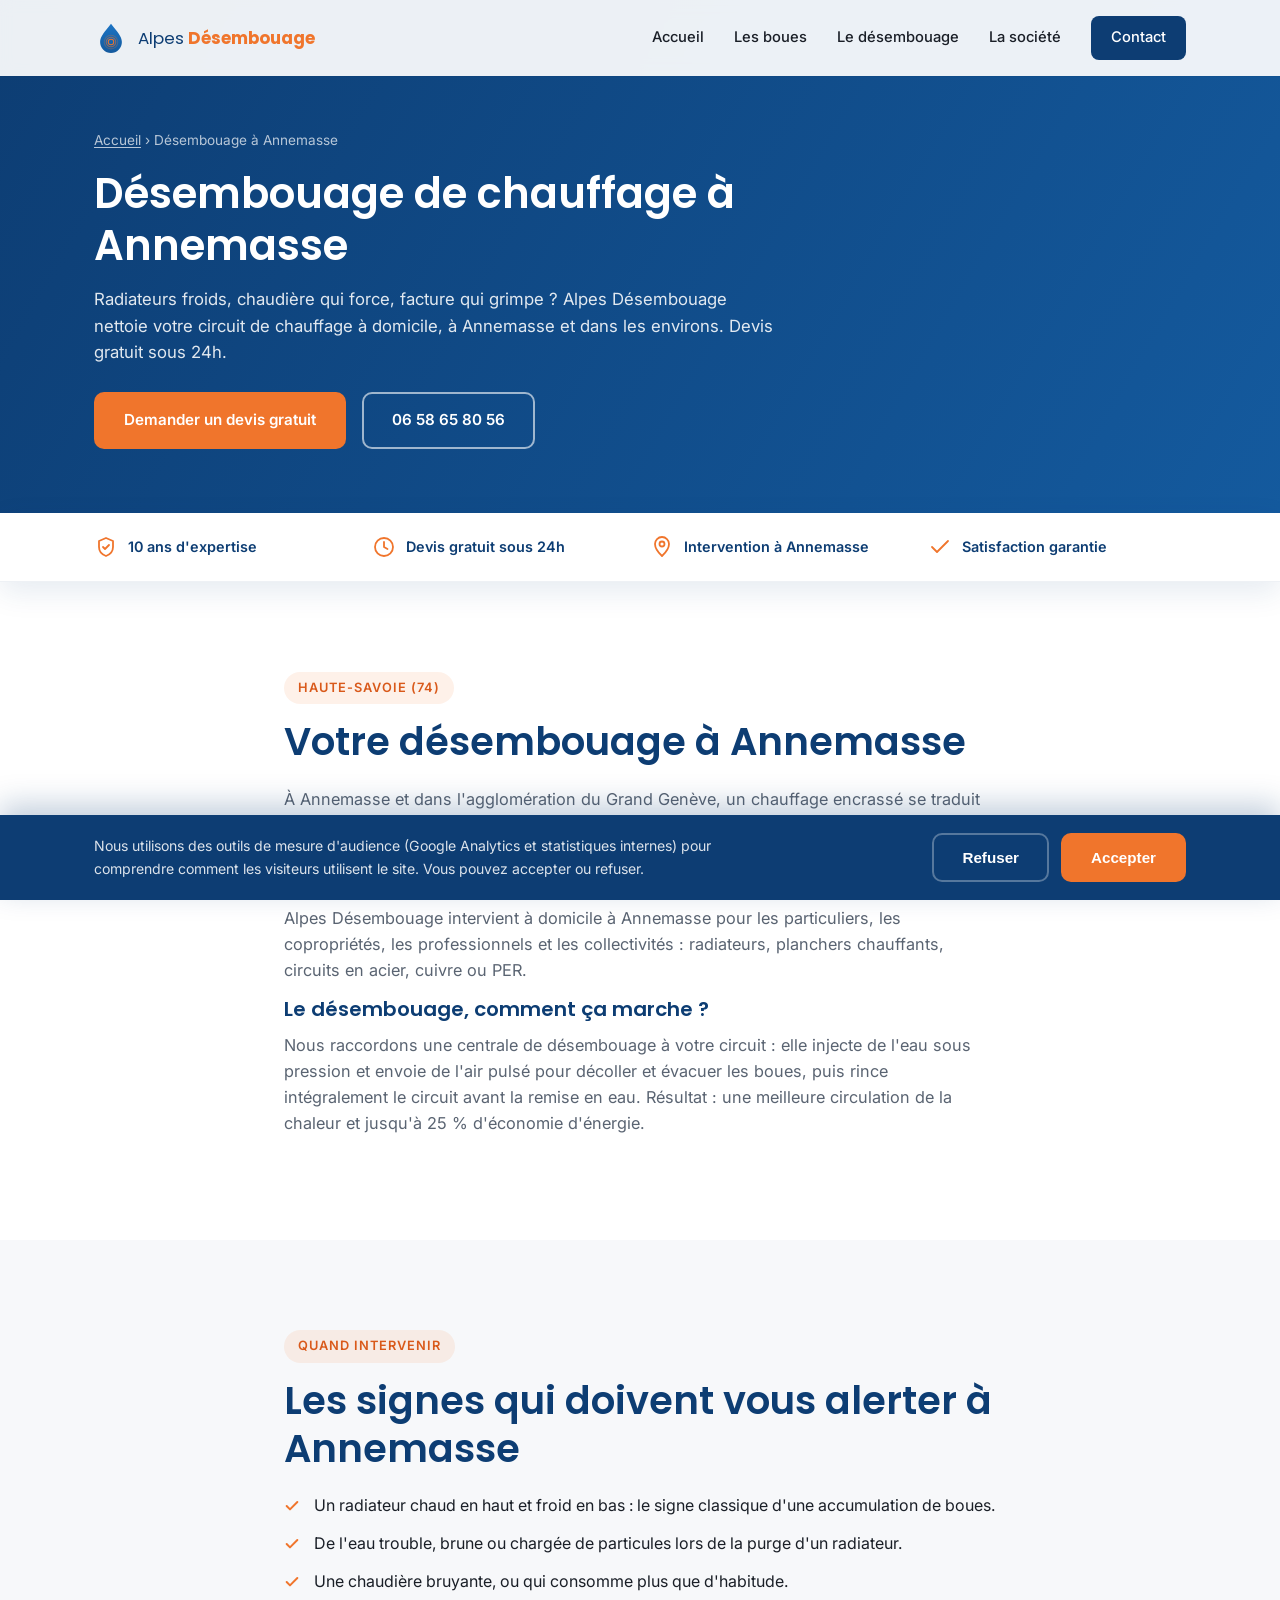
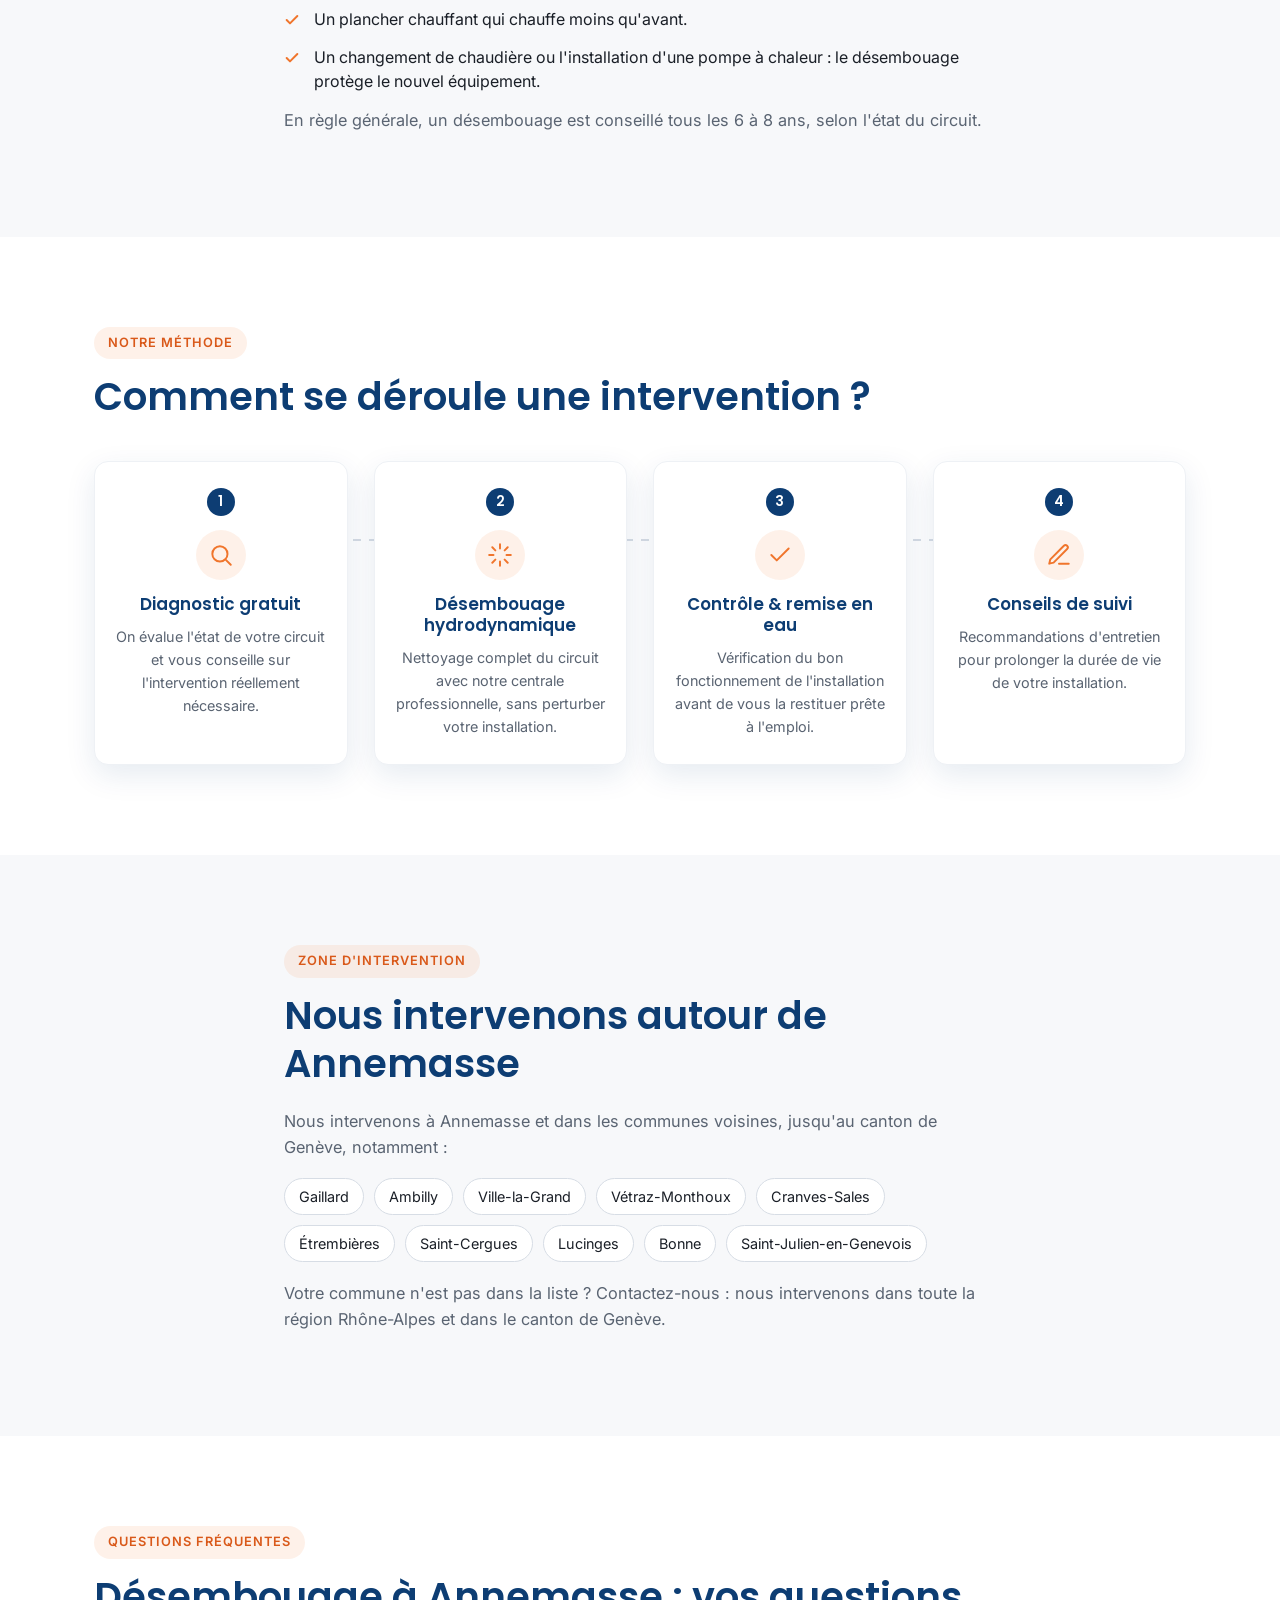
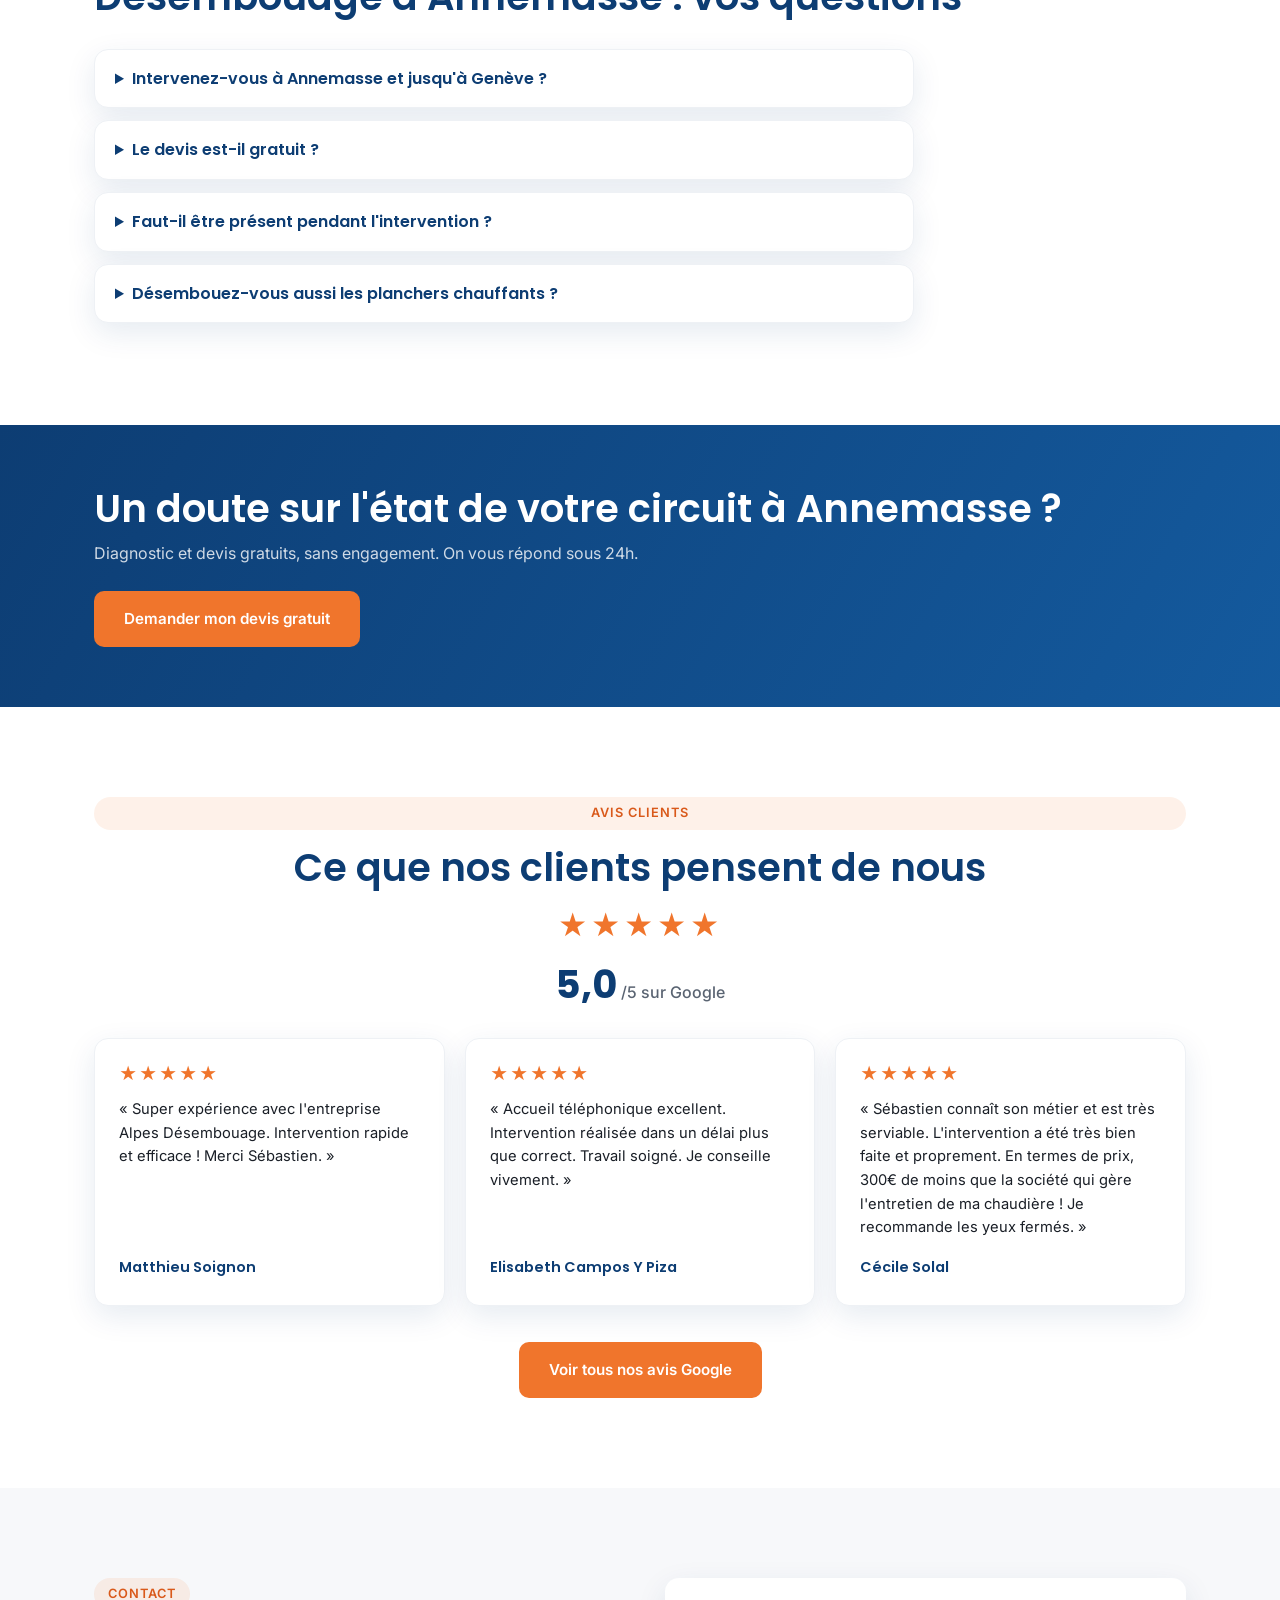
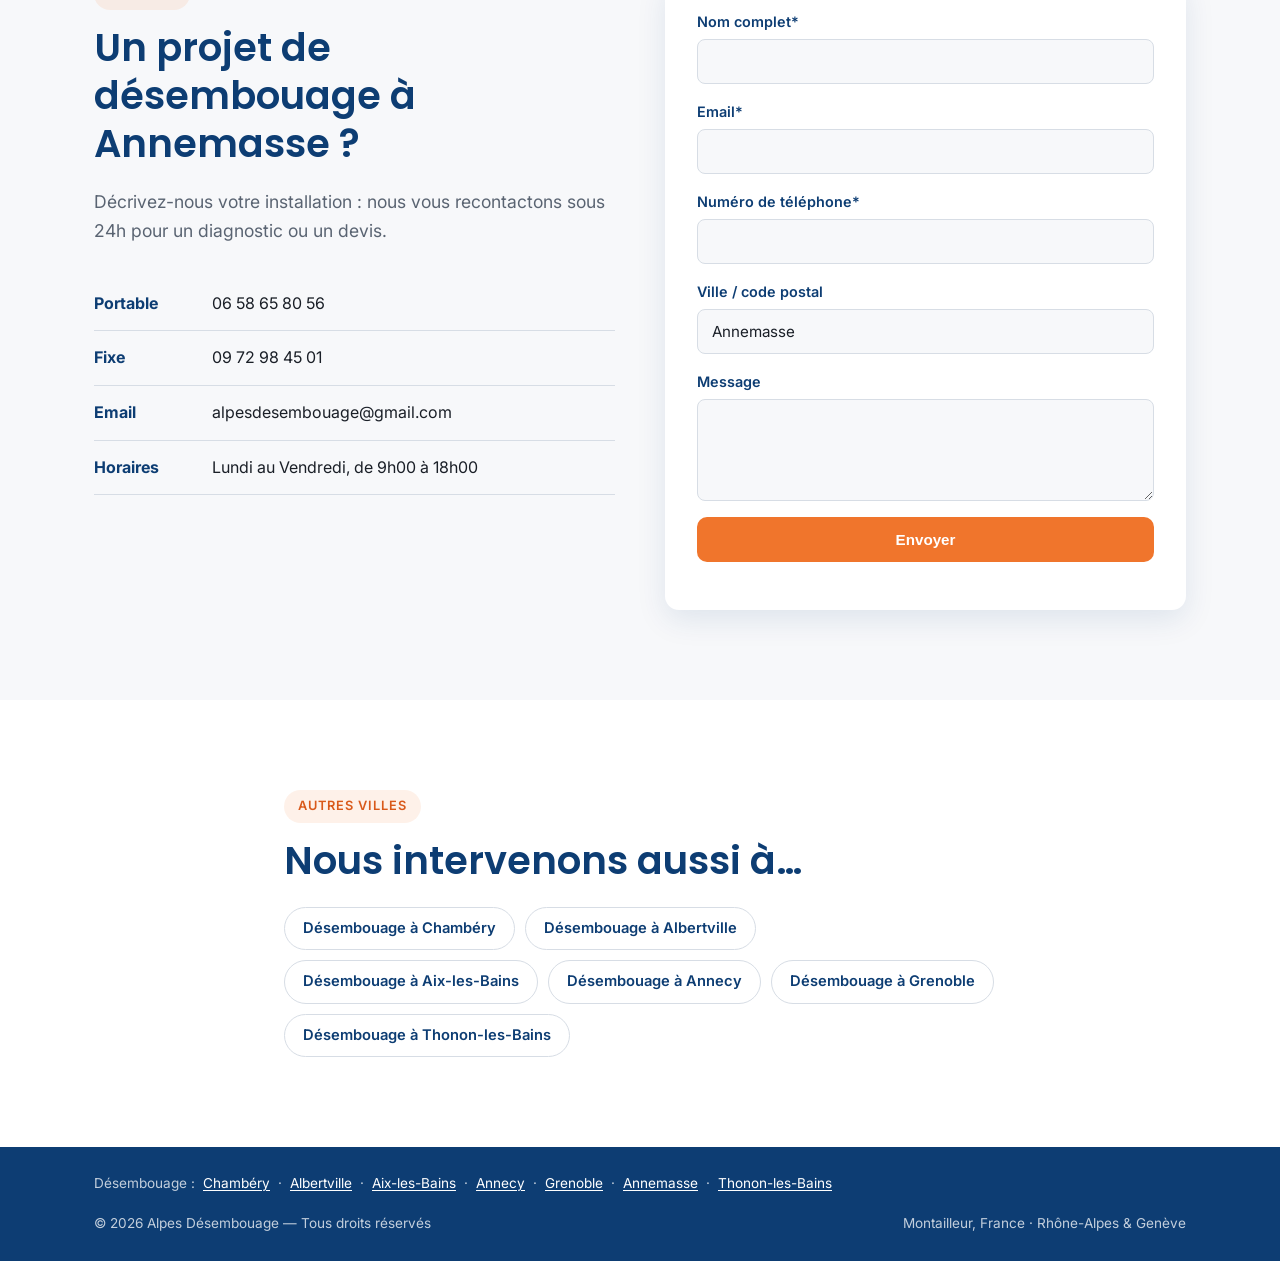
<file: desembouage-annemasse/index.html>
<!DOCTYPE html>
<html lang="fr">
<head>
  <meta charset="UTF-8">
  <meta name="viewport" content="width=device-width, initial-scale=1.0">

  <!-- Google tag (gtag.js) -->
  <script>
    window.dataLayer = window.dataLayer || [];
    function gtag(){dataLayer.push(arguments);}
    gtag('consent', 'default', {
      'ad_storage': 'denied',
      'ad_user_data': 'denied',
      'ad_personalization': 'denied',
      'analytics_storage': 'denied'
    });
  </script>
  <script async src="https://www.googletagmanager.com/gtag/js?id=GT-KDQFZZKG"></script>
  <script>
    gtag('js', new Date());
    gtag('config', 'GT-KDQFZZKG');
    gtag('config', 'G-83P8KV9STV');
  </script>

  <title>Désembouage à Annemasse (74) | Alpes Désembouage</title>
  <meta name="description" content="Désembouage de radiateurs et planchers chauffants à Annemasse et dans le Grand Genève. Intervention à domicile, devis gratuit. Appelez le 06 58 65 80 56.">
  <link rel="canonical" href="https://www.alpes-desembouage.fr/desembouage-annemasse/">

  <meta property="og:type" content="website">
  <meta property="og:site_name" content="Alpes Désembouage">
  <meta property="og:title" content="Désembouage à Annemasse (74) | Alpes Désembouage">
  <meta property="og:description" content="Désembouage de radiateurs et planchers chauffants à Annemasse et dans le Grand Genève. Intervention à domicile, devis gratuit. Appelez le 06 58 65 80 56.">
  <meta property="og:url" content="https://www.alpes-desembouage.fr/desembouage-annemasse/">
  <meta property="og:image" content="https://www.alpes-desembouage.fr/images/machine-virax.jpg">
  <meta property="og:locale" content="fr_FR">
  <meta name="twitter:card" content="summary_large_image">
  <meta name="twitter:title" content="Désembouage à Annemasse (74) | Alpes Désembouage">
  <meta name="twitter:description" content="Désembouage de radiateurs et planchers chauffants à Annemasse et dans le Grand Genève. Intervention à domicile, devis gratuit. Appelez le 06 58 65 80 56.">
  <meta name="twitter:image" content="https://www.alpes-desembouage.fr/images/machine-virax.jpg">

  <link rel="icon" type="image/svg+xml" href="/images/favicon.svg">
  <link rel="preconnect" href="https://fonts.googleapis.com">
  <link rel="preconnect" href="https://fonts.gstatic.com" crossorigin>
  <link href="https://fonts.googleapis.com/css2?family=Poppins:wght@400;500;600;700&family=Inter:wght@400;500;600&display=swap" rel="stylesheet">
  <link rel="stylesheet" href="/css/style.css">

  <script type="application/ld+json">
  {
    "@context": "https://schema.org",
    "@graph": [
      {
        "@type": "HVACBusiness",
        "name": "Alpes Désembouage",
        "image": "https://www.alpes-desembouage.fr/images/machine-virax.jpg",
        "url": "https://www.alpes-desembouage.fr/",
        "telephone": "+33658658056",
        "email": "alpesdesembouage@gmail.com",
        "address": {
          "@type": "PostalAddress",
          "addressLocality": "Montailleur",
          "postalCode": "73460",
          "addressCountry": "FR"
        },
        "areaServed": [
          { "@type": "City", "name": "Annemasse" },
          { "@type": "AdministrativeArea", "name": "Haute-Savoie (74)" }
        ],
        "openingHoursSpecification": {
          "@type": "OpeningHoursSpecification",
          "dayOfWeek": ["Monday", "Tuesday", "Wednesday", "Thursday", "Friday"],
          "opens": "09:00",
          "closes": "18:00"
        }
      },
      {
        "@type": "BreadcrumbList",
        "itemListElement": [
          { "@type": "ListItem", "position": 1, "name": "Accueil", "item": "https://www.alpes-desembouage.fr/" },
          { "@type": "ListItem", "position": 2, "name": "Désembouage à Annemasse", "item": "https://www.alpes-desembouage.fr/desembouage-annemasse/" }
        ]
      }
    ]
  }
  </script>
</head>
<body>

  <header class="site-header" id="header">
    <div class="container header-inner">
      <a href="/" class="logo">
        <img src="/images/favicon.svg" alt="Alpes Désembouage">
        <span>Alpes <strong>Désembouage</strong></span>
      </a>
      <nav class="nav" id="nav">
        <a href="/">Accueil</a>
        <a href="/#boues">Les boues</a>
        <a href="/#desembouage">Le désembouage</a>
        <a href="/#societe">La société</a>
        <a href="#contact" class="nav-cta" data-track="nav_contact">Contact</a>
      </nav>
      <button class="burger" id="burger" aria-label="Menu">
        <span></span><span></span><span></span>
      </button>
    </div>
  </header>

  <main>
    <section class="page-hero">
      <div class="container">
        <p class="breadcrumb"><a href="/">Accueil</a> › Désembouage à Annemasse</p>
        <h1>Désembouage de chauffage à Annemasse</h1>
        <p class="lead-hero">Radiateurs froids, chaudière qui force, facture qui grimpe ? Alpes Désembouage nettoie votre circuit de chauffage à domicile, à Annemasse et dans les environs. Devis gratuit sous 24h.</p>
        <div class="hero-actions">
          <a href="#contact" class="btn btn-primary" data-track="devis_ville">Demander un devis gratuit</a>
          <a href="tel:0658658056" class="btn btn-ghost">06 58 65 80 56</a>
        </div>
      </div>
    </section>

    <div class="trust-bar">
      <div class="container trust-bar-inner">
        <div class="trust-item">
          <svg viewBox="0 0 24 24" fill="none" stroke="currentColor" stroke-width="1.8" stroke-linecap="round" stroke-linejoin="round"><path d="M12 3l7 3v6c0 4.5-3 7.5-7 9-4-1.5-7-4.5-7-9V6l7-3z"/><path d="M9 12l2 2 4-4"/></svg>
          <span>10 ans d'expertise</span>
        </div>
        <div class="trust-item">
          <svg viewBox="0 0 24 24" fill="none" stroke="currentColor" stroke-width="1.8" stroke-linecap="round" stroke-linejoin="round"><circle cx="12" cy="12" r="9"/><path d="M12 7v5l3.5 2"/></svg>
          <span>Devis gratuit sous 24h</span>
        </div>
        <div class="trust-item">
          <svg viewBox="0 0 24 24" fill="none" stroke="currentColor" stroke-width="1.8" stroke-linecap="round" stroke-linejoin="round"><path d="M12 21s7-6.5 7-12a7 7 0 0 0-14 0c0 5.5 7 12 7 12z"/><circle cx="12" cy="9" r="2.5"/></svg>
          <span>Intervention à Annemasse</span>
        </div>
        <div class="trust-item">
          <svg viewBox="0 0 24 24" fill="none" stroke="currentColor" stroke-width="1.8" stroke-linecap="round" stroke-linejoin="round"><path d="M4 12l5 5L20 6"/></svg>
          <span>Satisfaction garantie</span>
        </div>
      </div>
    </div>

    <section class="section">
      <div class="container page-intro">
        <span class="tag">Haute-Savoie (74)</span>
        <h2>Votre désembouage à Annemasse</h2>
        <p>À Annemasse et dans l'agglomération du Grand Genève, un chauffage encrassé se traduit par des radiateurs qui chauffent inégalement, une chaudière qui force et des dépenses d'énergie inutiles. Un désembouage nettoie le circuit en profondeur et lui redonne son rendement.</p>
        <p>Alpes Désembouage intervient à domicile à Annemasse pour les particuliers, les copropriétés, les professionnels et les collectivités : radiateurs, planchers chauffants, circuits en acier, cuivre ou PER.</p>
        <h3>Le désembouage, comment ça marche ?</h3>
        <p>Nous raccordons une centrale de désembouage à votre circuit : elle injecte de l'eau sous pression et envoie de l'air pulsé pour décoller et évacuer les boues, puis rince intégralement le circuit avant la remise en eau. Résultat : une meilleure circulation de la chaleur et jusqu'à 25 % d'économie d'énergie.</p>
      </div>
    </section>

    <section class="section section-alt">
      <div class="container page-intro">
        <span class="tag">Quand intervenir</span>
        <h2>Les signes qui doivent vous alerter à Annemasse</h2>
        <ul class="check-list">
          <li>Un radiateur chaud en haut et froid en bas : le signe classique d'une accumulation de boues.</li>
          <li>De l'eau trouble, brune ou chargée de particules lors de la purge d'un radiateur.</li>
          <li>Une chaudière bruyante, ou qui consomme plus que d'habitude.</li>
          <li>Un plancher chauffant qui chauffe moins qu'avant.</li>
          <li>Un changement de chaudière ou l'installation d'une pompe à chaleur : le désembouage protège le nouvel équipement.</li>
        </ul>
        <p>En règle générale, un désembouage est conseillé tous les 6 à 8 ans, selon l'état du circuit.</p>
      </div>
    </section>

    <section class="section" id="process">
      <div class="container">
        <span class="tag">Notre méthode</span>
        <h2>Comment se déroule une intervention ?</h2>
        <div class="process-steps">
          <div class="process-step">
            <div class="process-number">1</div>
            <div class="process-icon">
              <svg viewBox="0 0 24 24" fill="none" stroke="currentColor" stroke-width="1.8" stroke-linecap="round" stroke-linejoin="round"><circle cx="11" cy="11" r="7"/><path d="M21 21l-4.3-4.3"/></svg>
            </div>
            <h3>Diagnostic gratuit</h3>
            <p>On évalue l'état de votre circuit et vous conseille sur l'intervention réellement nécessaire.</p>
          </div>
          <div class="process-step">
            <div class="process-number">2</div>
            <div class="process-icon">
              <svg viewBox="0 0 24 24" fill="none" stroke="currentColor" stroke-width="1.8" stroke-linecap="round" stroke-linejoin="round"><path d="M12 2v4M12 18v4M4.9 4.9l2.8 2.8M16.3 16.3l2.8 2.8M2 12h4M18 12h4M4.9 19.1l2.8-2.8M16.3 7.7l2.8-2.8"/></svg>
            </div>
            <h3>Désembouage hydrodynamique</h3>
            <p>Nettoyage complet du circuit avec notre centrale professionnelle, sans perturber votre installation.</p>
          </div>
          <div class="process-step">
            <div class="process-number">3</div>
            <div class="process-icon">
              <svg viewBox="0 0 24 24" fill="none" stroke="currentColor" stroke-width="1.8" stroke-linecap="round" stroke-linejoin="round"><path d="M4 12l5 5L20 6"/></svg>
            </div>
            <h3>Contrôle &amp; remise en eau</h3>
            <p>Vérification du bon fonctionnement de l'installation avant de vous la restituer prête à l'emploi.</p>
          </div>
          <div class="process-step">
            <div class="process-number">4</div>
            <div class="process-icon">
              <svg viewBox="0 0 24 24" fill="none" stroke="currentColor" stroke-width="1.8" stroke-linecap="round" stroke-linejoin="round"><path d="M12 20h9M16.5 3.5a2.1 2.1 0 0 1 3 3L7 19l-4 1 1-4 12.5-12.5z"/></svg>
            </div>
            <h3>Conseils de suivi</h3>
            <p>Recommandations d'entretien pour prolonger la durée de vie de votre installation.</p>
          </div>
        </div>
      </div>
    </section>

    <section class="section section-alt" id="secteur">
      <div class="container page-intro">
        <span class="tag">Zone d'intervention</span>
        <h2>Nous intervenons autour de Annemasse</h2>
        <p>Nous intervenons à Annemasse et dans les communes voisines, jusqu'au canton de Genève, notamment :</p>
        <ul class="communes">
          <li>Gaillard</li>
          <li>Ambilly</li>
          <li>Ville-la-Grand</li>
          <li>Vétraz-Monthoux</li>
          <li>Cranves-Sales</li>
          <li>Étrembières</li>
          <li>Saint-Cergues</li>
          <li>Lucinges</li>
          <li>Bonne</li>
          <li>Saint-Julien-en-Genevois</li>
        </ul>
        <p style="margin-top:18px">Votre commune n'est pas dans la liste ? Contactez-nous : nous intervenons dans toute la région Rhône-Alpes et dans le canton de Genève.</p>
      </div>
    </section>

    <section class="section">
      <div class="container">
        <span class="tag">Questions fréquentes</span>
        <h2>Désembouage à Annemasse : vos questions</h2>
        <div class="faq">
          <details>
            <summary>Intervenez-vous à Annemasse et jusqu'à Genève ?</summary>
            <p>Oui. Nous intervenons à Annemasse, dans les communes de l'agglomération et dans le canton de Genève. Contactez-nous pour convenir d'un rendez-vous.</p>
          </details>
          <details>
            <summary>Le devis est-il gratuit ?</summary>
            <p>Oui. Le diagnostic et le devis sont gratuits et sans engagement, avec une réponse sous 24h.</p>
          </details>
          <details>
            <summary>Faut-il être présent pendant l'intervention ?</summary>
            <p>Nous intervenons à votre domicile ou dans vos locaux : nous convenons ensemble d'un rendez-vous et nous vous expliquons chaque étape avant de commencer.</p>
          </details>
          <details>
            <summary>Désembouez-vous aussi les planchers chauffants ?</summary>
            <p>Oui. Nous traitons les radiateurs comme les planchers chauffants, sur circuits en acier, cuivre ou PER, pour les particuliers, les professionnels et les collectivités.</p>
          </details>
        </div>
      </div>
    </section>

    <section class="cta-banner">
      <div class="container cta-banner-inner">
        <div>
          <h2>Un doute sur l'état de votre circuit à Annemasse ?</h2>
          <p>Diagnostic et devis gratuits, sans engagement. On vous répond sous 24h.</p>
        </div>
        <a href="#contact" class="btn btn-primary" data-track="devis_banner_ville">Demander mon devis gratuit</a>
      </div>
    </section>

    <section class="section" id="avis">
      <div class="container reviews-wrap">
        <span class="tag">Avis clients</span>
        <h2>Ce que nos clients pensent de nous</h2>
        <div class="reviews-summary">
          <div class="reviews-stars" aria-hidden="true">★★★★★</div>
          <p class="reviews-score">5,0<span>/5 sur Google</span></p>
        </div>

        <div class="testimonial-grid">
          <div class="testimonial-card">
            <div class="reviews-stars small" aria-hidden="true">★★★★★</div>
            <p class="testimonial-text">« Super expérience avec l'entreprise Alpes Désembouage. Intervention rapide et efficace ! Merci Sébastien. »</p>
            <p class="testimonial-author">Matthieu Soignon</p>
          </div>
          <div class="testimonial-card">
            <div class="reviews-stars small" aria-hidden="true">★★★★★</div>
            <p class="testimonial-text">« Accueil téléphonique excellent. Intervention réalisée dans un délai plus que correct. Travail soigné. Je conseille vivement. »</p>
            <p class="testimonial-author">Elisabeth Campos Y Piza</p>
          </div>
          <div class="testimonial-card">
            <div class="reviews-stars small" aria-hidden="true">★★★★★</div>
            <p class="testimonial-text">« Sébastien connaît son métier et est très serviable. L'intervention a été très bien faite et proprement. En termes de prix, 300€ de moins que la société qui gère l'entretien de ma chaudière ! Je recommande les yeux fermés. »</p>
            <p class="testimonial-author">Cécile Solal</p>
          </div>
        </div>

        <a href="https://maps.app.goo.gl/sVYWGCqHb2V59HXk9" target="_blank" rel="noopener" class="btn btn-primary" data-track="avis_google">Voir tous nos avis Google</a>
      </div>
    </section>

    <section class="section section-alt" id="contact">
      <div class="container grid-2">
        <div>
          <span class="tag">Contact</span>
          <h2>Un projet de désembouage à Annemasse ?</h2>
          <p class="lead">Décrivez-nous votre installation : nous vous recontactons sous 24h pour un diagnostic ou un devis.</p>

          <ul class="contact-list">
            <li><strong>Portable</strong> <a href="tel:0658658056">06 58 65 80 56</a></li>
            <li><strong>Fixe</strong> <a href="tel:0972984501">09 72 98 45 01</a></li>
            <li><strong>Email</strong> <a href="mailto:alpesdesembouage@gmail.com">alpesdesembouage@gmail.com</a></li>
            <li><strong>Horaires</strong> Lundi au Vendredi, de 9h00 à 18h00</li>
          </ul>
        </div>

        <form class="contact-form" id="contact-form" action="https://formspree.io/f/mgogkyel" method="POST">
          <label>
            Nom complet*
            <input type="text" name="name" required>
          </label>
          <label>
            Email*
            <input type="email" name="email" required>
          </label>
          <label>
            Numéro de téléphone*
            <input type="tel" name="phone" required>
          </label>
          <label>
            Ville / code postal
            <input type="text" name="city" value="Annemasse" autocomplete="address-level2">
          </label>
          <input type="text" name="_gotcha" class="form-trap" tabindex="-1" autocomplete="off" aria-hidden="true">
          <label>
            Message
            <textarea name="message" rows="4"></textarea>
          </label>
          <button type="submit" class="btn btn-primary btn-full">Envoyer</button>
          <p class="form-note" id="form-note"></p>
        </form>
      </div>
    </section>

    <section class="section">
      <div class="container page-intro">
        <span class="tag">Autres villes</span>
        <h2>Nous intervenons aussi à…</h2>
        <div class="city-links">
          <a href="/desembouage-chambery/">Désembouage à Chambéry</a>
          <a href="/desembouage-albertville/">Désembouage à Albertville</a>
          <a href="/desembouage-aix-les-bains/">Désembouage à Aix-les-Bains</a>
          <a href="/desembouage-annecy/">Désembouage à Annecy</a>
          <a href="/desembouage-grenoble/">Désembouage à Grenoble</a>
          <a href="/desembouage-thonon-les-bains/">Désembouage à Thonon-les-Bains</a>
        </div>
      </div>
    </section>
  </main>

  <footer class="site-footer">
    <div class="container footer-cities">Désembouage : <a href="/desembouage-chambery/">Chambéry</a> · <a href="/desembouage-albertville/">Albertville</a> · <a href="/desembouage-aix-les-bains/">Aix-les-Bains</a> · <a href="/desembouage-annecy/">Annecy</a> · <a href="/desembouage-grenoble/">Grenoble</a> · <a href="/desembouage-annemasse/">Annemasse</a> · <a href="/desembouage-thonon-les-bains/">Thonon-les-Bains</a></div>
    <div class="container footer-inner">
      <span>© <span id="year"></span> Alpes Désembouage — Tous droits réservés</span>
      <span>Montailleur, France · Rhône-Alpes &amp; Genève</span>
    </div>
  </footer>

  <div class="cookie-banner" id="cookie-banner" hidden>
    <div class="cookie-banner-inner">
      <p>Nous utilisons des outils de mesure d'audience (Google Analytics et statistiques internes) pour comprendre comment les visiteurs utilisent le site. Vous pouvez accepter ou refuser.</p>
      <div class="cookie-actions">
        <button type="button" class="btn btn-ghost-dark" id="cookie-decline">Refuser</button>
        <button type="button" class="btn btn-primary" id="cookie-accept">Accepter</button>
      </div>
    </div>
  </div>

  <script src="/js/tracker.js"></script>
  <script src="/js/script.js"></script>
</body>
</html>
</file>
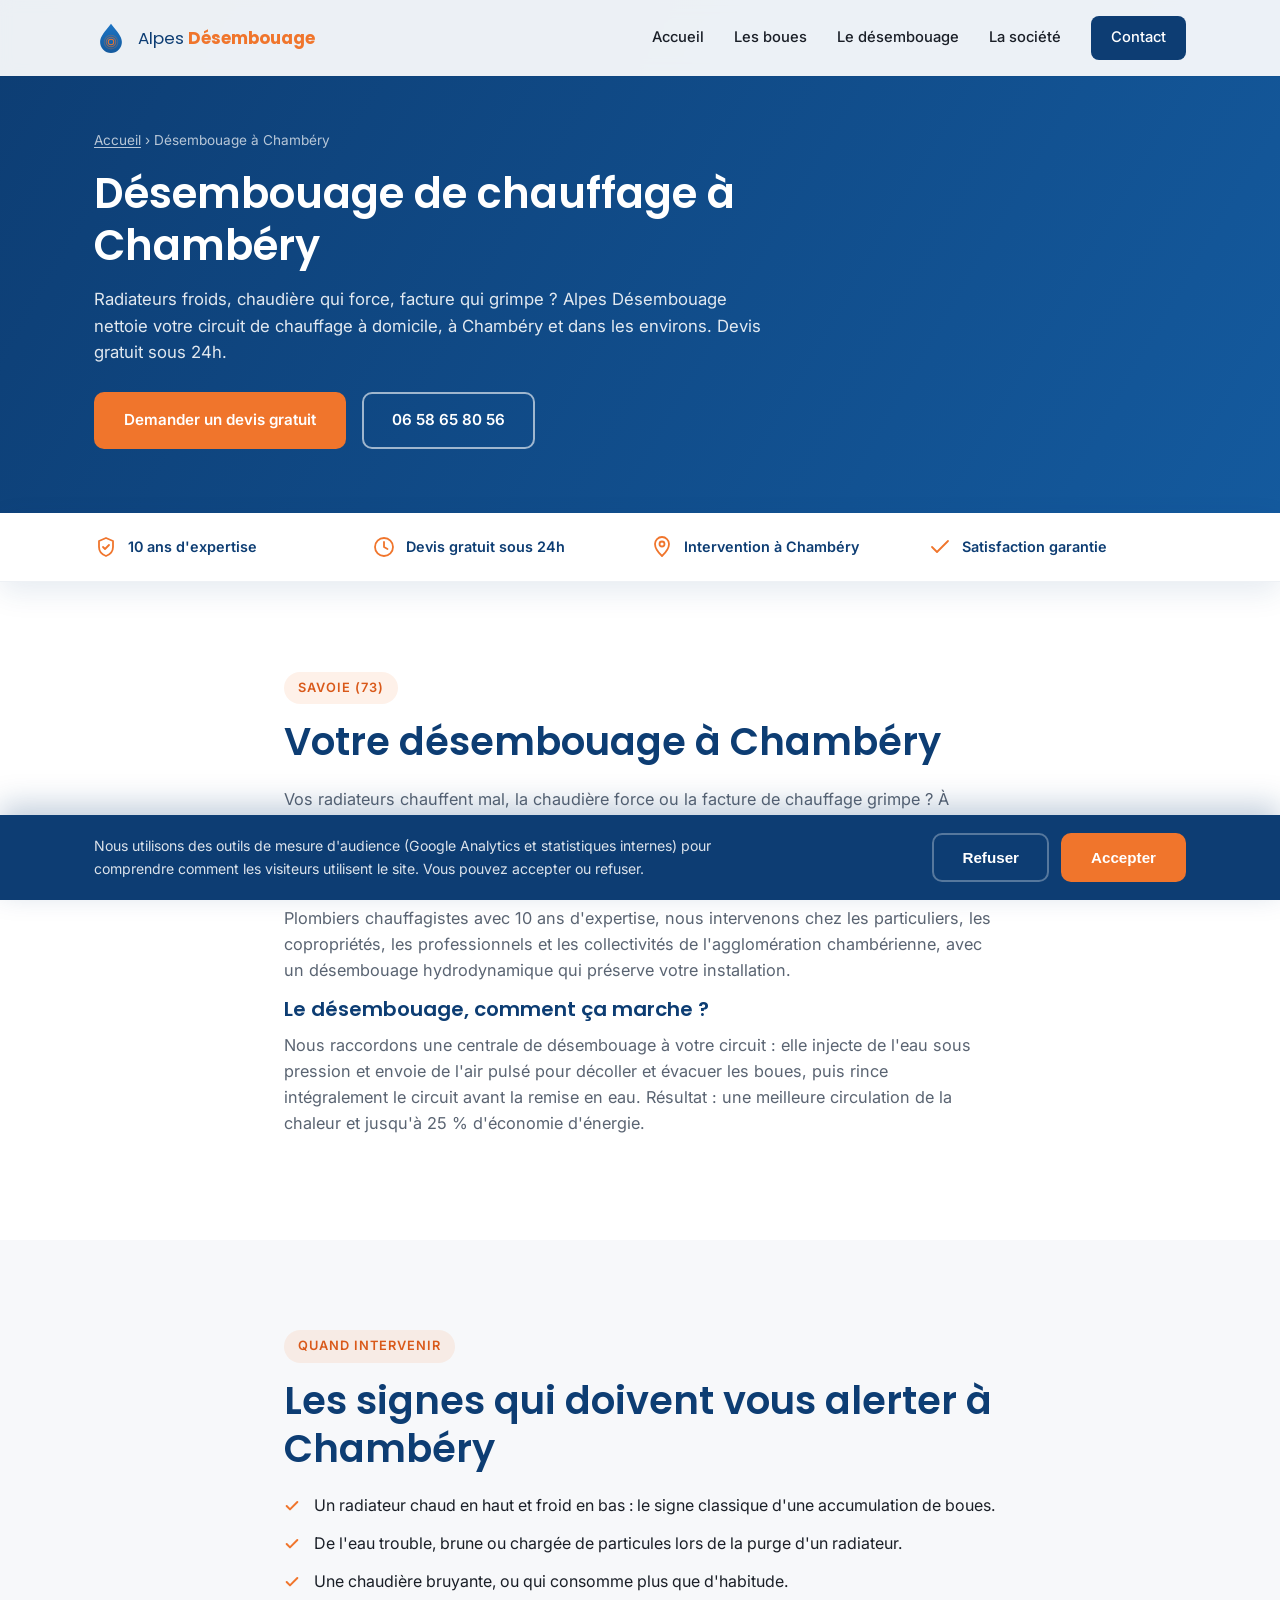
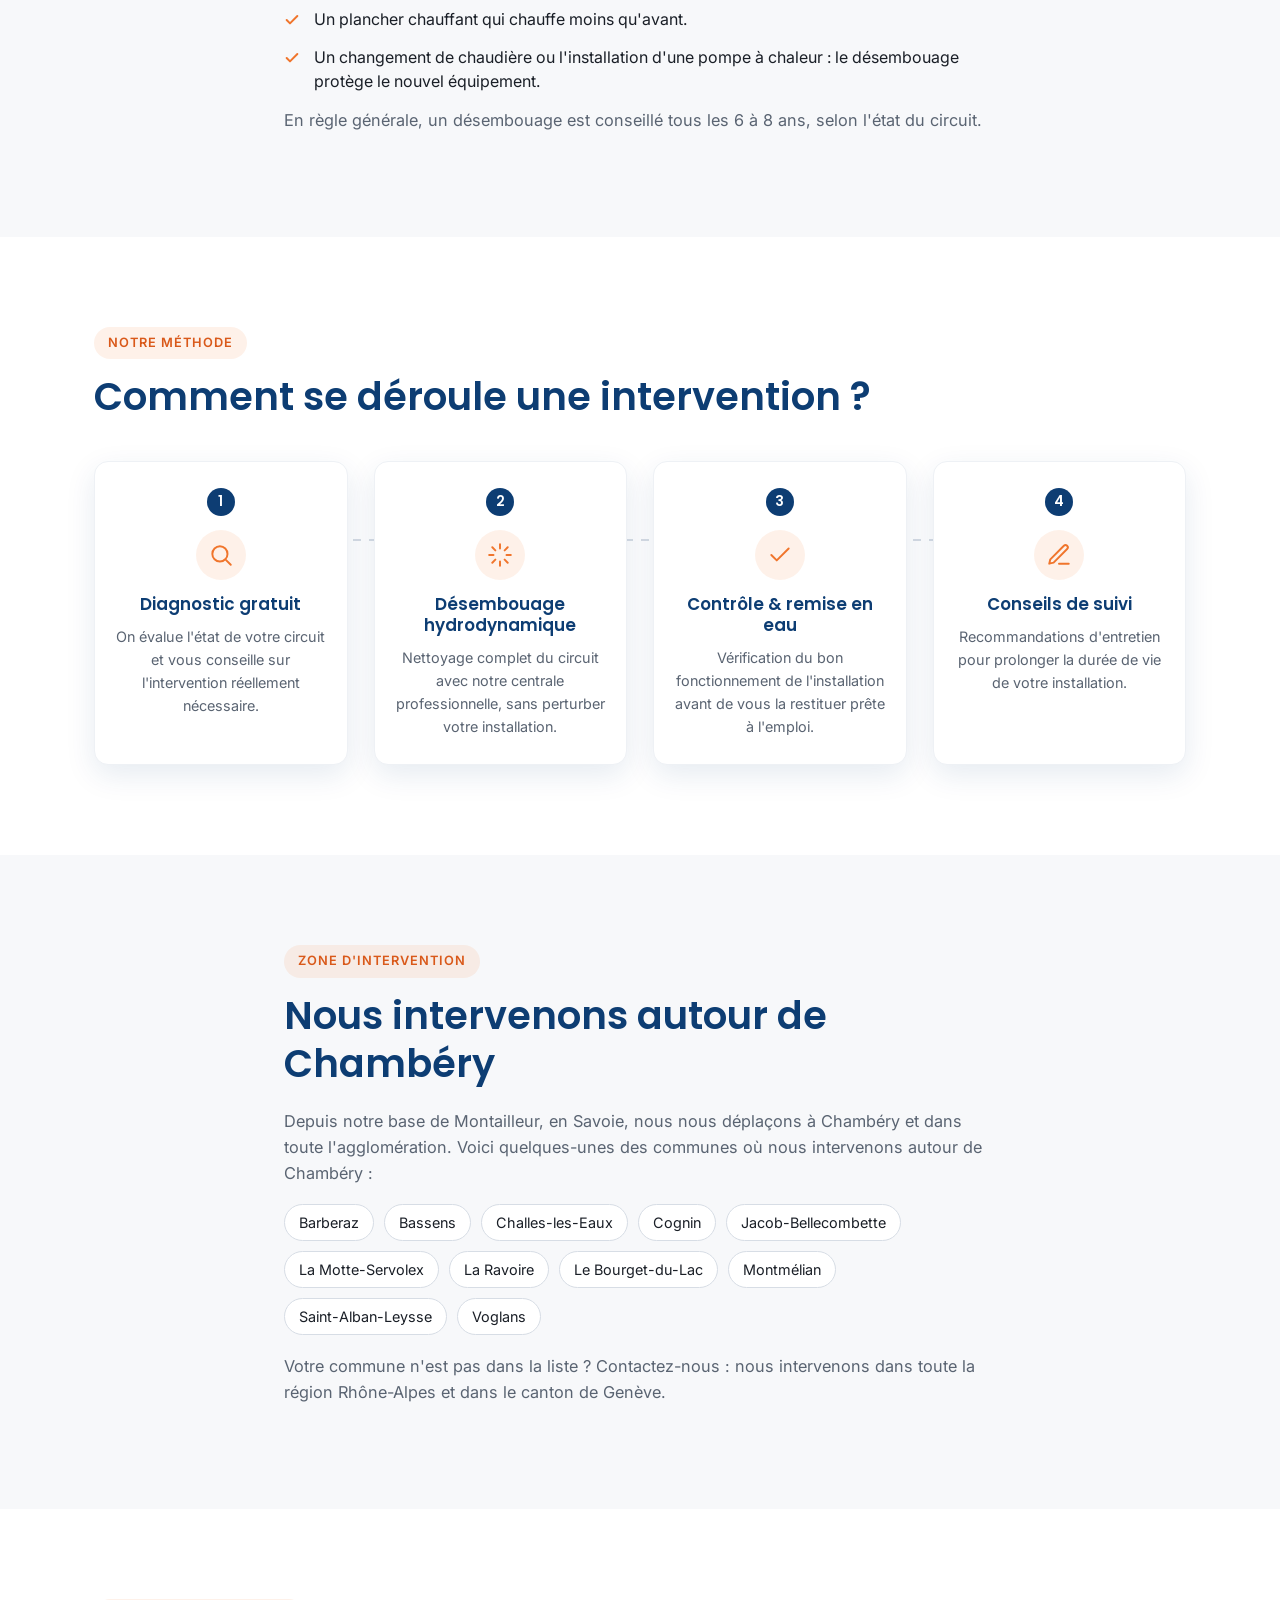
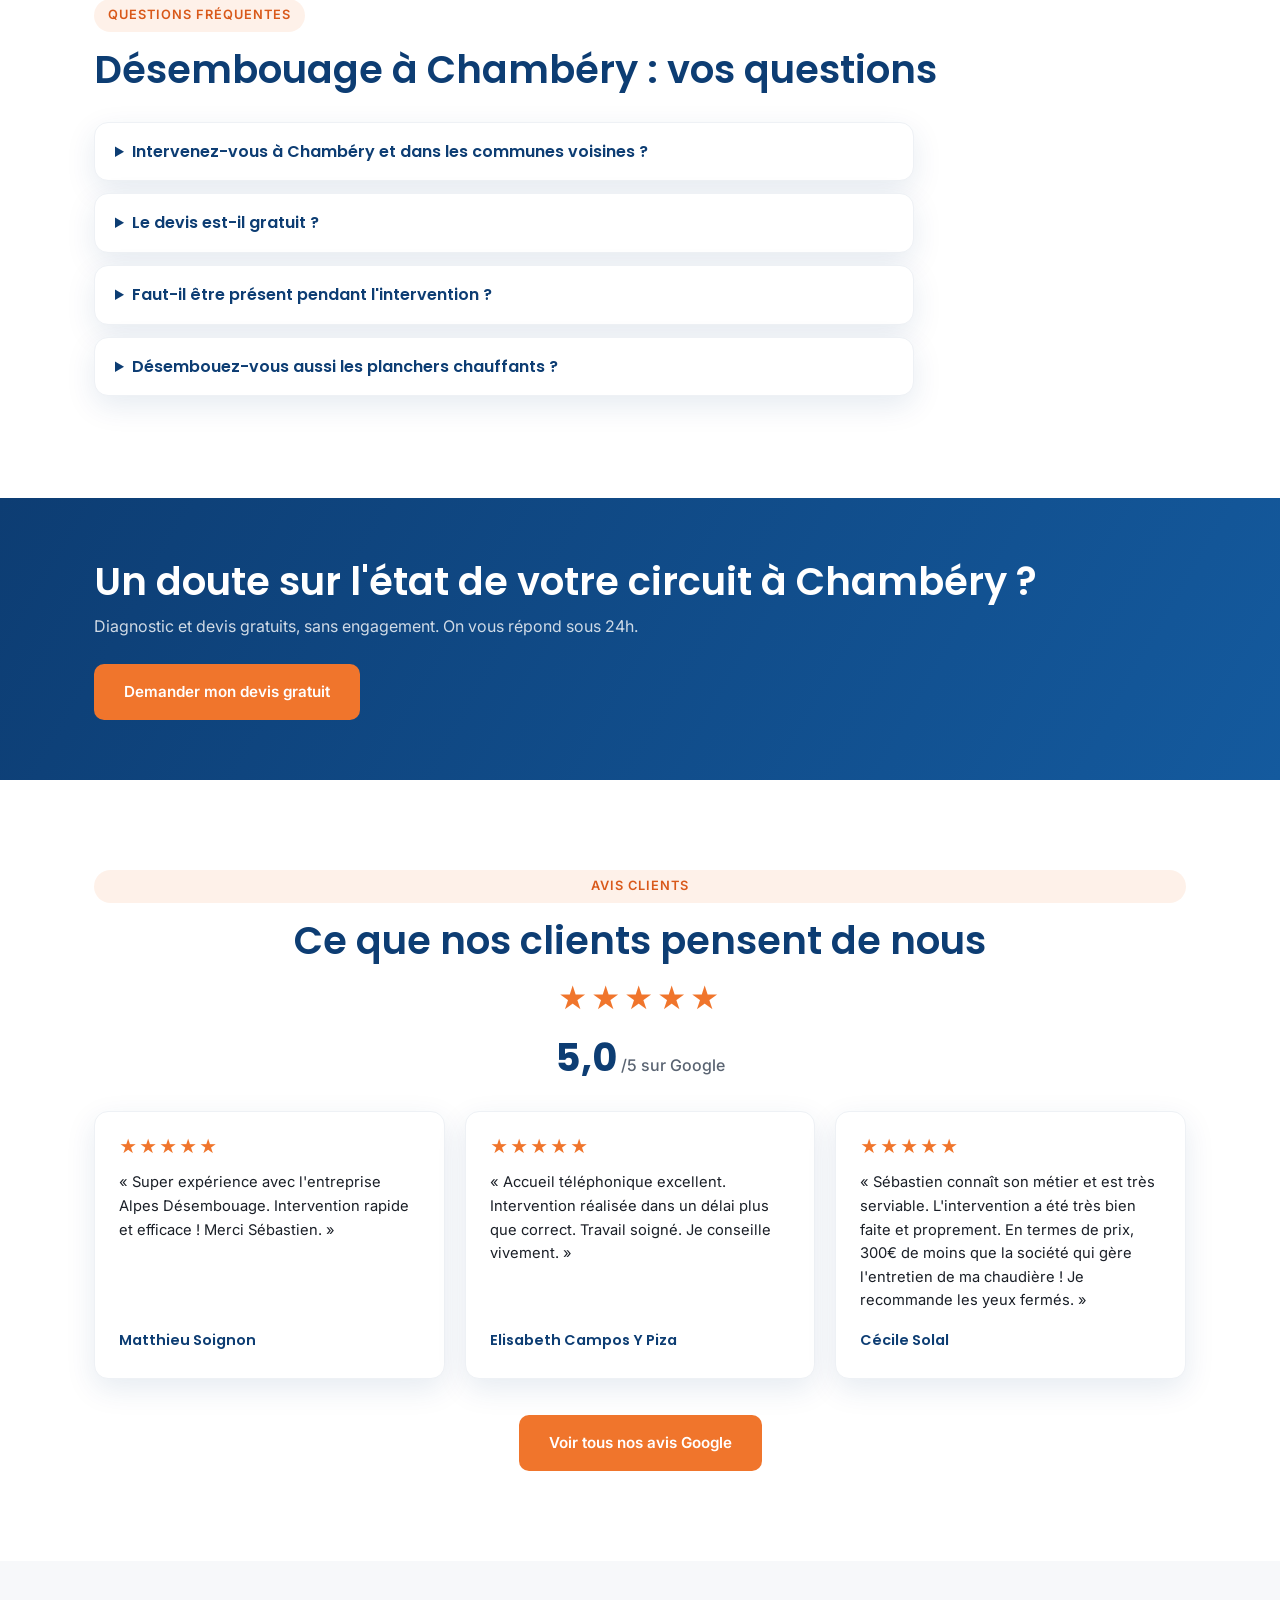
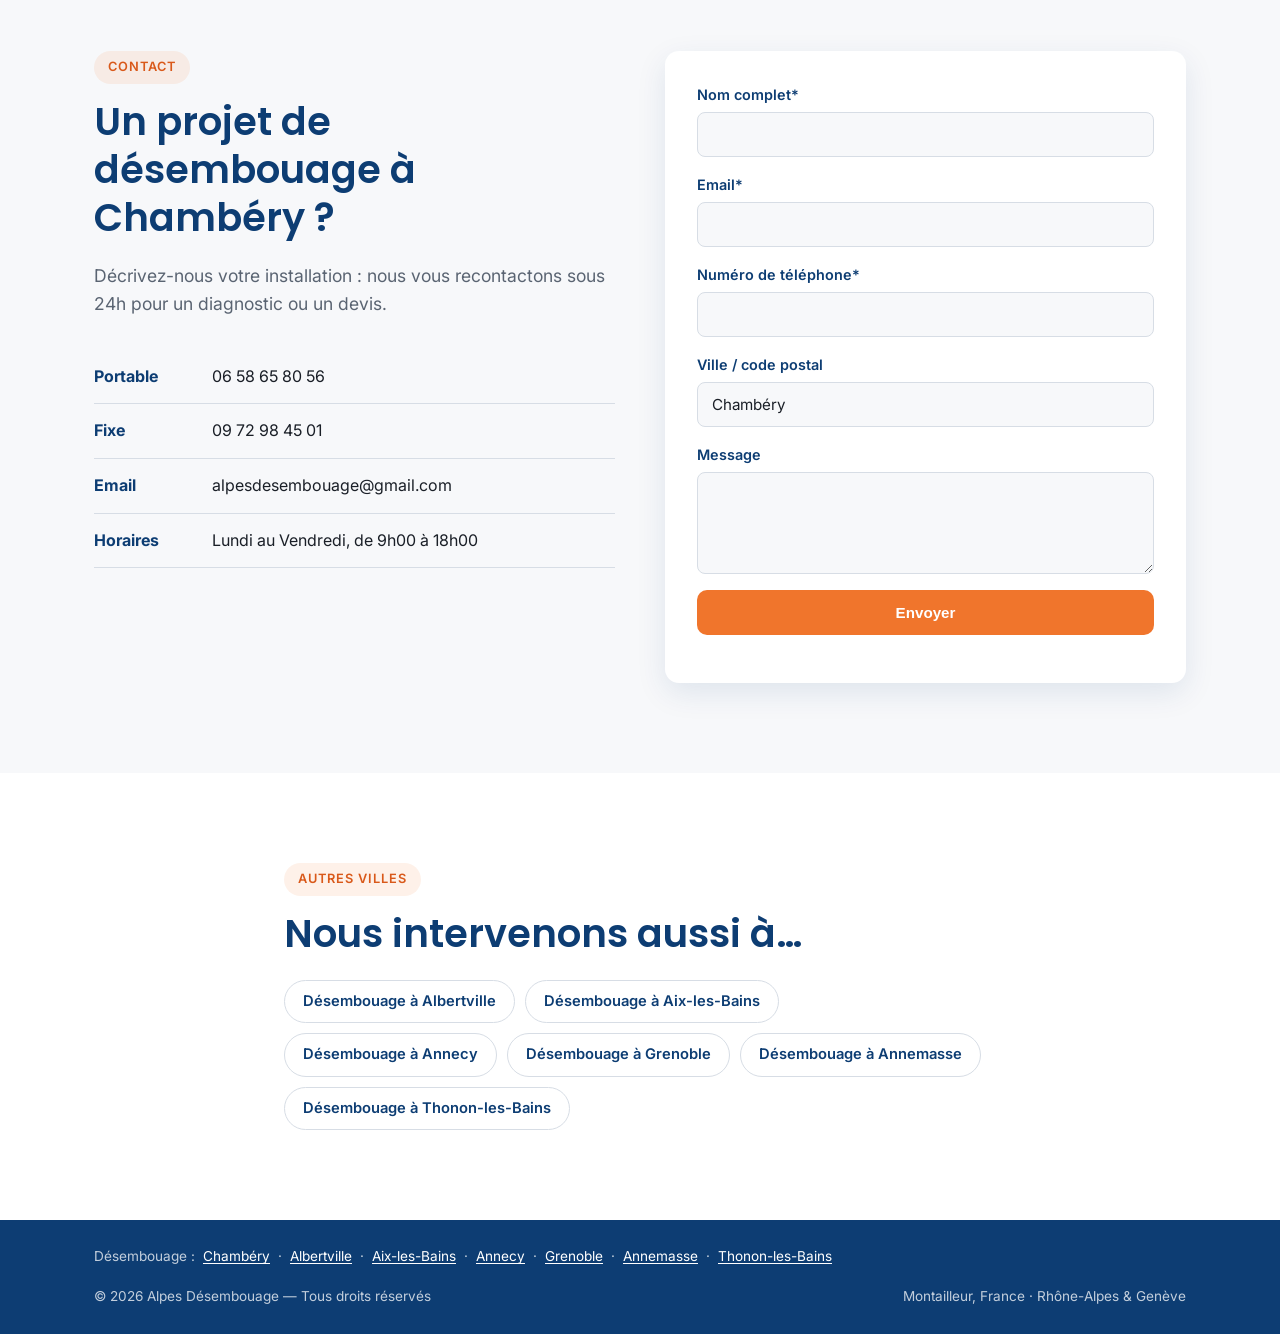
<file: desembouage-chambery/index.html>
<!DOCTYPE html>
<html lang="fr">
<head>
  <meta charset="UTF-8">
  <meta name="viewport" content="width=device-width, initial-scale=1.0">

  <!-- Google tag (gtag.js) -->
  <script>
    window.dataLayer = window.dataLayer || [];
    function gtag(){dataLayer.push(arguments);}
    gtag('consent', 'default', {
      'ad_storage': 'denied',
      'ad_user_data': 'denied',
      'ad_personalization': 'denied',
      'analytics_storage': 'denied'
    });
  </script>
  <script async src="https://www.googletagmanager.com/gtag/js?id=GT-KDQFZZKG"></script>
  <script>
    gtag('js', new Date());
    gtag('config', 'GT-KDQFZZKG');
    gtag('config', 'G-83P8KV9STV');
  </script>

  <title>Désembouage à Chambéry (73) | Alpes Désembouage</title>
  <meta name="description" content="Désembouage de radiateurs et planchers chauffants à Chambéry et ses environs. Intervention à domicile, devis gratuit, 10 ans d'expertise. Appelez le 06 58 65 80 56.">
  <link rel="canonical" href="https://www.alpes-desembouage.fr/desembouage-chambery/">

  <meta property="og:type" content="website">
  <meta property="og:site_name" content="Alpes Désembouage">
  <meta property="og:title" content="Désembouage à Chambéry (73) | Alpes Désembouage">
  <meta property="og:description" content="Désembouage de radiateurs et planchers chauffants à Chambéry et ses environs. Intervention à domicile, devis gratuit, 10 ans d'expertise. Appelez le 06 58 65 80 56.">
  <meta property="og:url" content="https://www.alpes-desembouage.fr/desembouage-chambery/">
  <meta property="og:image" content="https://www.alpes-desembouage.fr/images/machine-virax.jpg">
  <meta property="og:locale" content="fr_FR">
  <meta name="twitter:card" content="summary_large_image">
  <meta name="twitter:title" content="Désembouage à Chambéry (73) | Alpes Désembouage">
  <meta name="twitter:description" content="Désembouage de radiateurs et planchers chauffants à Chambéry et ses environs. Intervention à domicile, devis gratuit, 10 ans d'expertise. Appelez le 06 58 65 80 56.">
  <meta name="twitter:image" content="https://www.alpes-desembouage.fr/images/machine-virax.jpg">

  <link rel="icon" type="image/svg+xml" href="/images/favicon.svg">
  <link rel="preconnect" href="https://fonts.googleapis.com">
  <link rel="preconnect" href="https://fonts.gstatic.com" crossorigin>
  <link href="https://fonts.googleapis.com/css2?family=Poppins:wght@400;500;600;700&family=Inter:wght@400;500;600&display=swap" rel="stylesheet">
  <link rel="stylesheet" href="/css/style.css">

  <script type="application/ld+json">
  {
    "@context": "https://schema.org",
    "@graph": [
      {
        "@type": "HVACBusiness",
        "name": "Alpes Désembouage",
        "image": "https://www.alpes-desembouage.fr/images/machine-virax.jpg",
        "url": "https://www.alpes-desembouage.fr/",
        "telephone": "+33658658056",
        "email": "alpesdesembouage@gmail.com",
        "address": {
          "@type": "PostalAddress",
          "addressLocality": "Montailleur",
          "postalCode": "73460",
          "addressCountry": "FR"
        },
        "areaServed": [
          { "@type": "City", "name": "Chambéry" },
          { "@type": "AdministrativeArea", "name": "Savoie (73)" }
        ],
        "openingHoursSpecification": {
          "@type": "OpeningHoursSpecification",
          "dayOfWeek": ["Monday", "Tuesday", "Wednesday", "Thursday", "Friday"],
          "opens": "09:00",
          "closes": "18:00"
        }
      },
      {
        "@type": "BreadcrumbList",
        "itemListElement": [
          { "@type": "ListItem", "position": 1, "name": "Accueil", "item": "https://www.alpes-desembouage.fr/" },
          { "@type": "ListItem", "position": 2, "name": "Désembouage à Chambéry", "item": "https://www.alpes-desembouage.fr/desembouage-chambery/" }
        ]
      }
    ]
  }
  </script>
</head>
<body>

  <header class="site-header" id="header">
    <div class="container header-inner">
      <a href="/" class="logo">
        <img src="/images/favicon.svg" alt="Alpes Désembouage">
        <span>Alpes <strong>Désembouage</strong></span>
      </a>
      <nav class="nav" id="nav">
        <a href="/">Accueil</a>
        <a href="/#boues">Les boues</a>
        <a href="/#desembouage">Le désembouage</a>
        <a href="/#societe">La société</a>
        <a href="#contact" class="nav-cta" data-track="nav_contact">Contact</a>
      </nav>
      <button class="burger" id="burger" aria-label="Menu">
        <span></span><span></span><span></span>
      </button>
    </div>
  </header>

  <main>
    <section class="page-hero">
      <div class="container">
        <p class="breadcrumb"><a href="/">Accueil</a> › Désembouage à Chambéry</p>
        <h1>Désembouage de chauffage à Chambéry</h1>
        <p class="lead-hero">Radiateurs froids, chaudière qui force, facture qui grimpe ? Alpes Désembouage nettoie votre circuit de chauffage à domicile, à Chambéry et dans les environs. Devis gratuit sous 24h.</p>
        <div class="hero-actions">
          <a href="#contact" class="btn btn-primary" data-track="devis_ville">Demander un devis gratuit</a>
          <a href="tel:0658658056" class="btn btn-ghost">06 58 65 80 56</a>
        </div>
      </div>
    </section>

    <div class="trust-bar">
      <div class="container trust-bar-inner">
        <div class="trust-item">
          <svg viewBox="0 0 24 24" fill="none" stroke="currentColor" stroke-width="1.8" stroke-linecap="round" stroke-linejoin="round"><path d="M12 3l7 3v6c0 4.5-3 7.5-7 9-4-1.5-7-4.5-7-9V6l7-3z"/><path d="M9 12l2 2 4-4"/></svg>
          <span>10 ans d'expertise</span>
        </div>
        <div class="trust-item">
          <svg viewBox="0 0 24 24" fill="none" stroke="currentColor" stroke-width="1.8" stroke-linecap="round" stroke-linejoin="round"><circle cx="12" cy="12" r="9"/><path d="M12 7v5l3.5 2"/></svg>
          <span>Devis gratuit sous 24h</span>
        </div>
        <div class="trust-item">
          <svg viewBox="0 0 24 24" fill="none" stroke="currentColor" stroke-width="1.8" stroke-linecap="round" stroke-linejoin="round"><path d="M12 21s7-6.5 7-12a7 7 0 0 0-14 0c0 5.5 7 12 7 12z"/><circle cx="12" cy="9" r="2.5"/></svg>
          <span>Intervention à Chambéry</span>
        </div>
        <div class="trust-item">
          <svg viewBox="0 0 24 24" fill="none" stroke="currentColor" stroke-width="1.8" stroke-linecap="round" stroke-linejoin="round"><path d="M4 12l5 5L20 6"/></svg>
          <span>Satisfaction garantie</span>
        </div>
      </div>
    </div>

    <section class="section">
      <div class="container page-intro">
        <span class="tag">Savoie (73)</span>
        <h2>Votre désembouage à Chambéry</h2>
        <p>Vos radiateurs chauffent mal, la chaudière force ou la facture de chauffage grimpe ? À Chambéry comme partout en Savoie, un circuit de chauffage s'encrasse peu à peu de boues, de rouille et de tartre, et perd en rendement. Alpes Désembouage nettoie votre installation à domicile : radiateurs, plancher chauffant, circuits en acier, cuivre ou PER.</p>
        <p>Plombiers chauffagistes avec 10 ans d'expertise, nous intervenons chez les particuliers, les copropriétés, les professionnels et les collectivités de l'agglomération chambérienne, avec un désembouage hydrodynamique qui préserve votre installation.</p>
        <h3>Le désembouage, comment ça marche ?</h3>
        <p>Nous raccordons une centrale de désembouage à votre circuit : elle injecte de l'eau sous pression et envoie de l'air pulsé pour décoller et évacuer les boues, puis rince intégralement le circuit avant la remise en eau. Résultat : une meilleure circulation de la chaleur et jusqu'à 25 % d'économie d'énergie.</p>
      </div>
    </section>

    <section class="section section-alt">
      <div class="container page-intro">
        <span class="tag">Quand intervenir</span>
        <h2>Les signes qui doivent vous alerter à Chambéry</h2>
        <ul class="check-list">
          <li>Un radiateur chaud en haut et froid en bas : le signe classique d'une accumulation de boues.</li>
          <li>De l'eau trouble, brune ou chargée de particules lors de la purge d'un radiateur.</li>
          <li>Une chaudière bruyante, ou qui consomme plus que d'habitude.</li>
          <li>Un plancher chauffant qui chauffe moins qu'avant.</li>
          <li>Un changement de chaudière ou l'installation d'une pompe à chaleur : le désembouage protège le nouvel équipement.</li>
        </ul>
        <p>En règle générale, un désembouage est conseillé tous les 6 à 8 ans, selon l'état du circuit.</p>
      </div>
    </section>

    <section class="section" id="process">
      <div class="container">
        <span class="tag">Notre méthode</span>
        <h2>Comment se déroule une intervention ?</h2>
        <div class="process-steps">
          <div class="process-step">
            <div class="process-number">1</div>
            <div class="process-icon">
              <svg viewBox="0 0 24 24" fill="none" stroke="currentColor" stroke-width="1.8" stroke-linecap="round" stroke-linejoin="round"><circle cx="11" cy="11" r="7"/><path d="M21 21l-4.3-4.3"/></svg>
            </div>
            <h3>Diagnostic gratuit</h3>
            <p>On évalue l'état de votre circuit et vous conseille sur l'intervention réellement nécessaire.</p>
          </div>
          <div class="process-step">
            <div class="process-number">2</div>
            <div class="process-icon">
              <svg viewBox="0 0 24 24" fill="none" stroke="currentColor" stroke-width="1.8" stroke-linecap="round" stroke-linejoin="round"><path d="M12 2v4M12 18v4M4.9 4.9l2.8 2.8M16.3 16.3l2.8 2.8M2 12h4M18 12h4M4.9 19.1l2.8-2.8M16.3 7.7l2.8-2.8"/></svg>
            </div>
            <h3>Désembouage hydrodynamique</h3>
            <p>Nettoyage complet du circuit avec notre centrale professionnelle, sans perturber votre installation.</p>
          </div>
          <div class="process-step">
            <div class="process-number">3</div>
            <div class="process-icon">
              <svg viewBox="0 0 24 24" fill="none" stroke="currentColor" stroke-width="1.8" stroke-linecap="round" stroke-linejoin="round"><path d="M4 12l5 5L20 6"/></svg>
            </div>
            <h3>Contrôle &amp; remise en eau</h3>
            <p>Vérification du bon fonctionnement de l'installation avant de vous la restituer prête à l'emploi.</p>
          </div>
          <div class="process-step">
            <div class="process-number">4</div>
            <div class="process-icon">
              <svg viewBox="0 0 24 24" fill="none" stroke="currentColor" stroke-width="1.8" stroke-linecap="round" stroke-linejoin="round"><path d="M12 20h9M16.5 3.5a2.1 2.1 0 0 1 3 3L7 19l-4 1 1-4 12.5-12.5z"/></svg>
            </div>
            <h3>Conseils de suivi</h3>
            <p>Recommandations d'entretien pour prolonger la durée de vie de votre installation.</p>
          </div>
        </div>
      </div>
    </section>

    <section class="section section-alt" id="secteur">
      <div class="container page-intro">
        <span class="tag">Zone d'intervention</span>
        <h2>Nous intervenons autour de Chambéry</h2>
        <p>Depuis notre base de Montailleur, en Savoie, nous nous déplaçons à Chambéry et dans toute l'agglomération. Voici quelques-unes des communes où nous intervenons autour de Chambéry :</p>
        <ul class="communes">
          <li>Barberaz</li>
          <li>Bassens</li>
          <li>Challes-les-Eaux</li>
          <li>Cognin</li>
          <li>Jacob-Bellecombette</li>
          <li>La Motte-Servolex</li>
          <li>La Ravoire</li>
          <li>Le Bourget-du-Lac</li>
          <li>Montmélian</li>
          <li>Saint-Alban-Leysse</li>
          <li>Voglans</li>
        </ul>
        <p style="margin-top:18px">Votre commune n'est pas dans la liste ? Contactez-nous : nous intervenons dans toute la région Rhône-Alpes et dans le canton de Genève.</p>
      </div>
    </section>

    <section class="section">
      <div class="container">
        <span class="tag">Questions fréquentes</span>
        <h2>Désembouage à Chambéry : vos questions</h2>
        <div class="faq">
          <details>
            <summary>Intervenez-vous à Chambéry et dans les communes voisines ?</summary>
            <p>Oui. Nous intervenons à Chambéry, dans les communes de l'agglomération et dans la Combe de Savoie. Si votre commune n'est pas citée, contactez-nous : nous couvrons l'ensemble de la région.</p>
          </details>
          <details>
            <summary>Le devis est-il gratuit ?</summary>
            <p>Oui. Le diagnostic et le devis sont gratuits et sans engagement, avec une réponse sous 24h.</p>
          </details>
          <details>
            <summary>Faut-il être présent pendant l'intervention ?</summary>
            <p>Nous intervenons à votre domicile ou dans vos locaux : nous convenons ensemble d'un rendez-vous et nous vous expliquons chaque étape avant de commencer.</p>
          </details>
          <details>
            <summary>Désembouez-vous aussi les planchers chauffants ?</summary>
            <p>Oui. Nous traitons les radiateurs comme les planchers chauffants, sur circuits en acier, cuivre ou PER, pour les particuliers, les professionnels et les collectivités.</p>
          </details>
        </div>
      </div>
    </section>

    <section class="cta-banner">
      <div class="container cta-banner-inner">
        <div>
          <h2>Un doute sur l'état de votre circuit à Chambéry ?</h2>
          <p>Diagnostic et devis gratuits, sans engagement. On vous répond sous 24h.</p>
        </div>
        <a href="#contact" class="btn btn-primary" data-track="devis_banner_ville">Demander mon devis gratuit</a>
      </div>
    </section>

    <section class="section" id="avis">
      <div class="container reviews-wrap">
        <span class="tag">Avis clients</span>
        <h2>Ce que nos clients pensent de nous</h2>
        <div class="reviews-summary">
          <div class="reviews-stars" aria-hidden="true">★★★★★</div>
          <p class="reviews-score">5,0<span>/5 sur Google</span></p>
        </div>

        <div class="testimonial-grid">
          <div class="testimonial-card">
            <div class="reviews-stars small" aria-hidden="true">★★★★★</div>
            <p class="testimonial-text">« Super expérience avec l'entreprise Alpes Désembouage. Intervention rapide et efficace ! Merci Sébastien. »</p>
            <p class="testimonial-author">Matthieu Soignon</p>
          </div>
          <div class="testimonial-card">
            <div class="reviews-stars small" aria-hidden="true">★★★★★</div>
            <p class="testimonial-text">« Accueil téléphonique excellent. Intervention réalisée dans un délai plus que correct. Travail soigné. Je conseille vivement. »</p>
            <p class="testimonial-author">Elisabeth Campos Y Piza</p>
          </div>
          <div class="testimonial-card">
            <div class="reviews-stars small" aria-hidden="true">★★★★★</div>
            <p class="testimonial-text">« Sébastien connaît son métier et est très serviable. L'intervention a été très bien faite et proprement. En termes de prix, 300€ de moins que la société qui gère l'entretien de ma chaudière ! Je recommande les yeux fermés. »</p>
            <p class="testimonial-author">Cécile Solal</p>
          </div>
        </div>

        <a href="https://maps.app.goo.gl/sVYWGCqHb2V59HXk9" target="_blank" rel="noopener" class="btn btn-primary" data-track="avis_google">Voir tous nos avis Google</a>
      </div>
    </section>

    <section class="section section-alt" id="contact">
      <div class="container grid-2">
        <div>
          <span class="tag">Contact</span>
          <h2>Un projet de désembouage à Chambéry ?</h2>
          <p class="lead">Décrivez-nous votre installation : nous vous recontactons sous 24h pour un diagnostic ou un devis.</p>

          <ul class="contact-list">
            <li><strong>Portable</strong> <a href="tel:0658658056">06 58 65 80 56</a></li>
            <li><strong>Fixe</strong> <a href="tel:0972984501">09 72 98 45 01</a></li>
            <li><strong>Email</strong> <a href="mailto:alpesdesembouage@gmail.com">alpesdesembouage@gmail.com</a></li>
            <li><strong>Horaires</strong> Lundi au Vendredi, de 9h00 à 18h00</li>
          </ul>
        </div>

        <form class="contact-form" id="contact-form" action="https://formspree.io/f/mgogkyel" method="POST">
          <label>
            Nom complet*
            <input type="text" name="name" required>
          </label>
          <label>
            Email*
            <input type="email" name="email" required>
          </label>
          <label>
            Numéro de téléphone*
            <input type="tel" name="phone" required>
          </label>
          <label>
            Ville / code postal
            <input type="text" name="city" value="Chambéry" autocomplete="address-level2">
          </label>
          <input type="text" name="_gotcha" class="form-trap" tabindex="-1" autocomplete="off" aria-hidden="true">
          <label>
            Message
            <textarea name="message" rows="4"></textarea>
          </label>
          <button type="submit" class="btn btn-primary btn-full">Envoyer</button>
          <p class="form-note" id="form-note"></p>
        </form>
      </div>
    </section>

    <section class="section">
      <div class="container page-intro">
        <span class="tag">Autres villes</span>
        <h2>Nous intervenons aussi à…</h2>
        <div class="city-links">
          <a href="/desembouage-albertville/">Désembouage à Albertville</a>
          <a href="/desembouage-aix-les-bains/">Désembouage à Aix-les-Bains</a>
          <a href="/desembouage-annecy/">Désembouage à Annecy</a>
          <a href="/desembouage-grenoble/">Désembouage à Grenoble</a>
          <a href="/desembouage-annemasse/">Désembouage à Annemasse</a>
          <a href="/desembouage-thonon-les-bains/">Désembouage à Thonon-les-Bains</a>
        </div>
      </div>
    </section>
  </main>

  <footer class="site-footer">
    <div class="container footer-cities">Désembouage : <a href="/desembouage-chambery/">Chambéry</a> · <a href="/desembouage-albertville/">Albertville</a> · <a href="/desembouage-aix-les-bains/">Aix-les-Bains</a> · <a href="/desembouage-annecy/">Annecy</a> · <a href="/desembouage-grenoble/">Grenoble</a> · <a href="/desembouage-annemasse/">Annemasse</a> · <a href="/desembouage-thonon-les-bains/">Thonon-les-Bains</a></div>
    <div class="container footer-inner">
      <span>© <span id="year"></span> Alpes Désembouage — Tous droits réservés</span>
      <span>Montailleur, France · Rhône-Alpes &amp; Genève</span>
    </div>
  </footer>

  <div class="cookie-banner" id="cookie-banner" hidden>
    <div class="cookie-banner-inner">
      <p>Nous utilisons des outils de mesure d'audience (Google Analytics et statistiques internes) pour comprendre comment les visiteurs utilisent le site. Vous pouvez accepter ou refuser.</p>
      <div class="cookie-actions">
        <button type="button" class="btn btn-ghost-dark" id="cookie-decline">Refuser</button>
        <button type="button" class="btn btn-primary" id="cookie-accept">Accepter</button>
      </div>
    </div>
  </div>

  <script src="/js/tracker.js"></script>
  <script src="/js/script.js"></script>
</body>
</html>
</file>
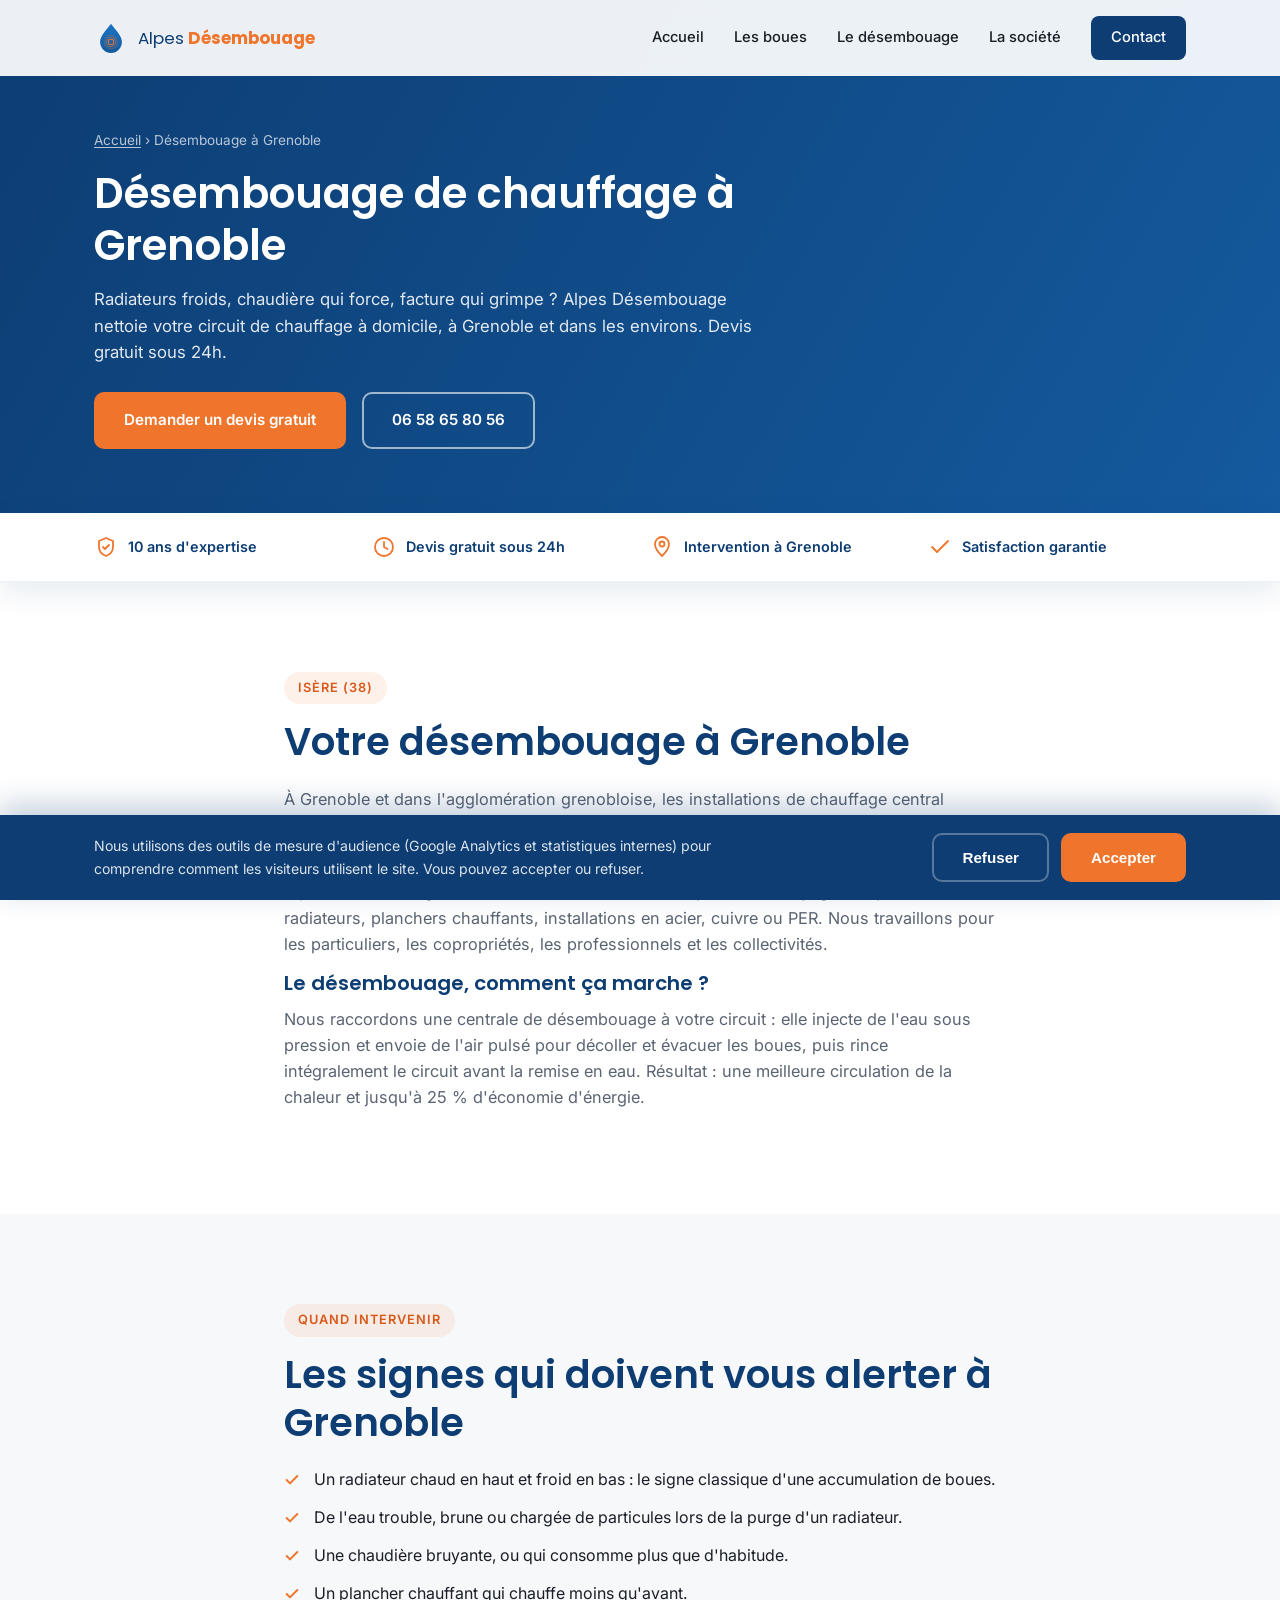
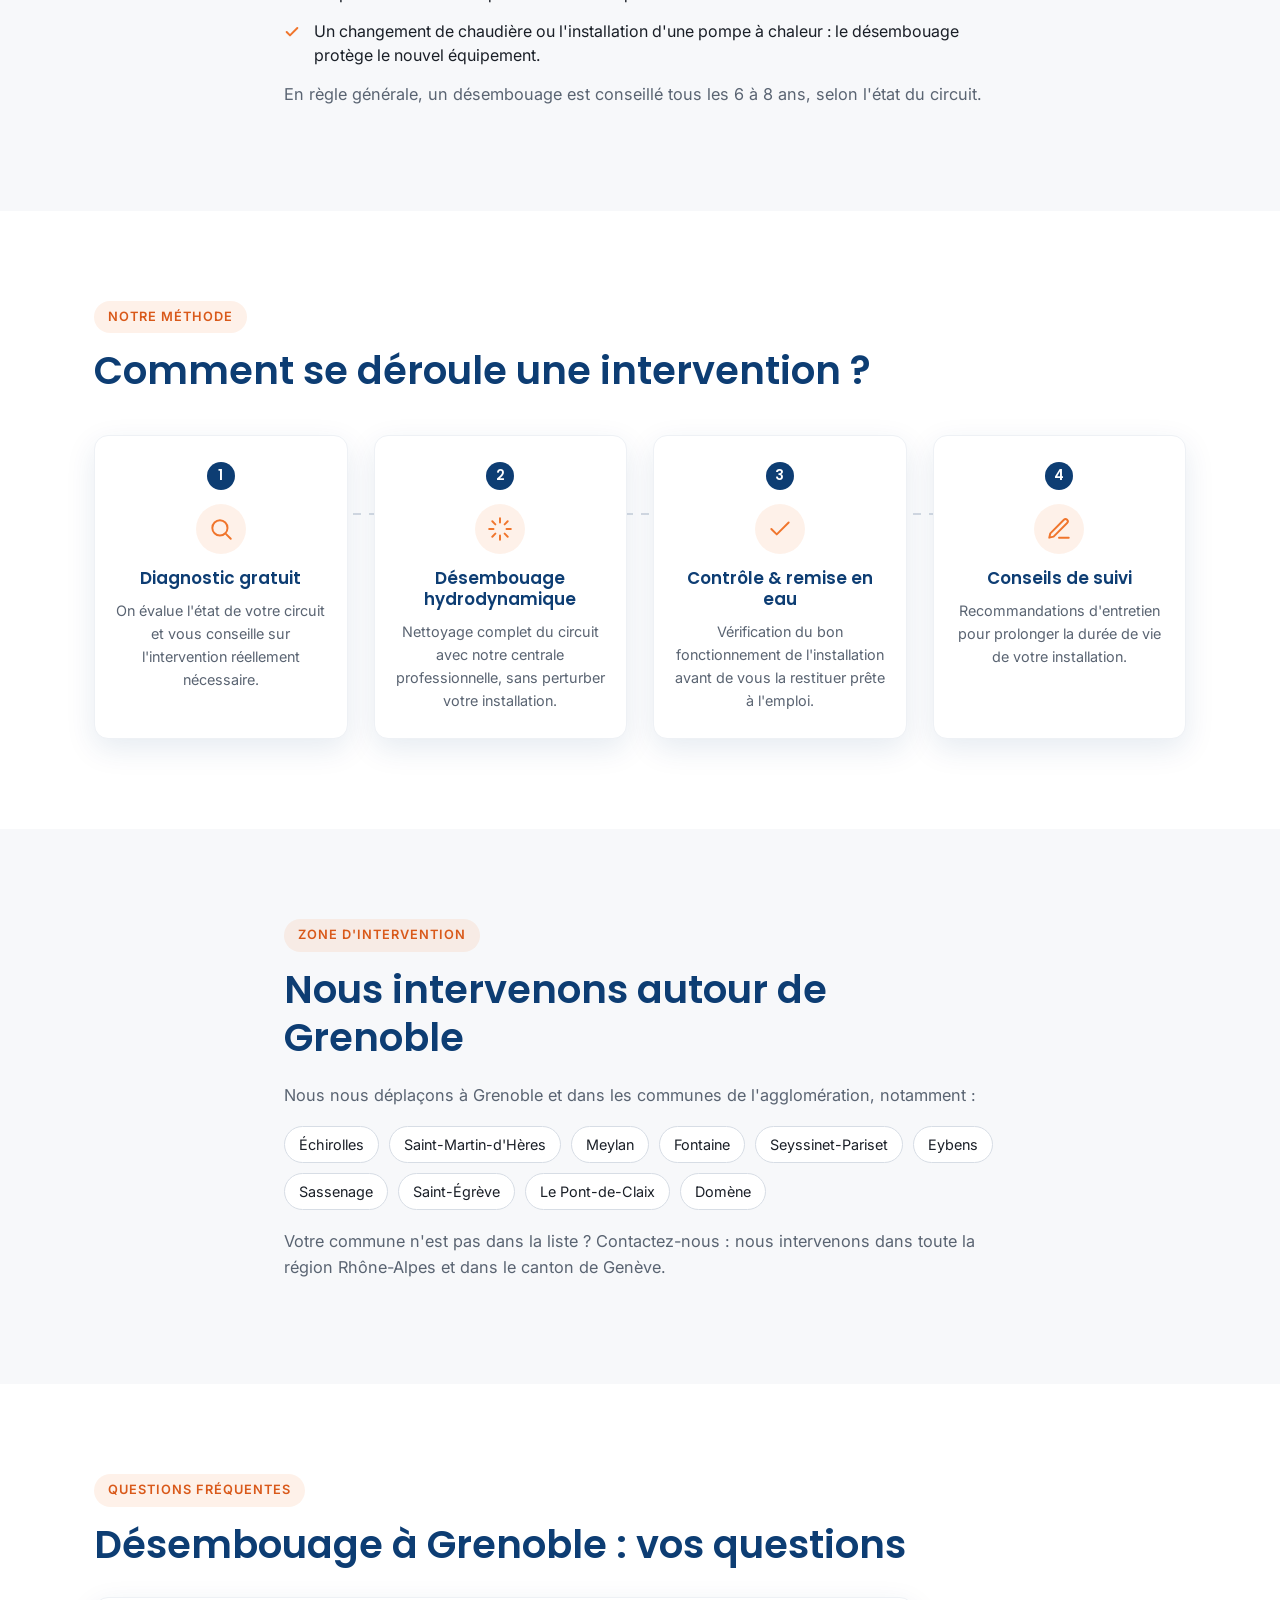
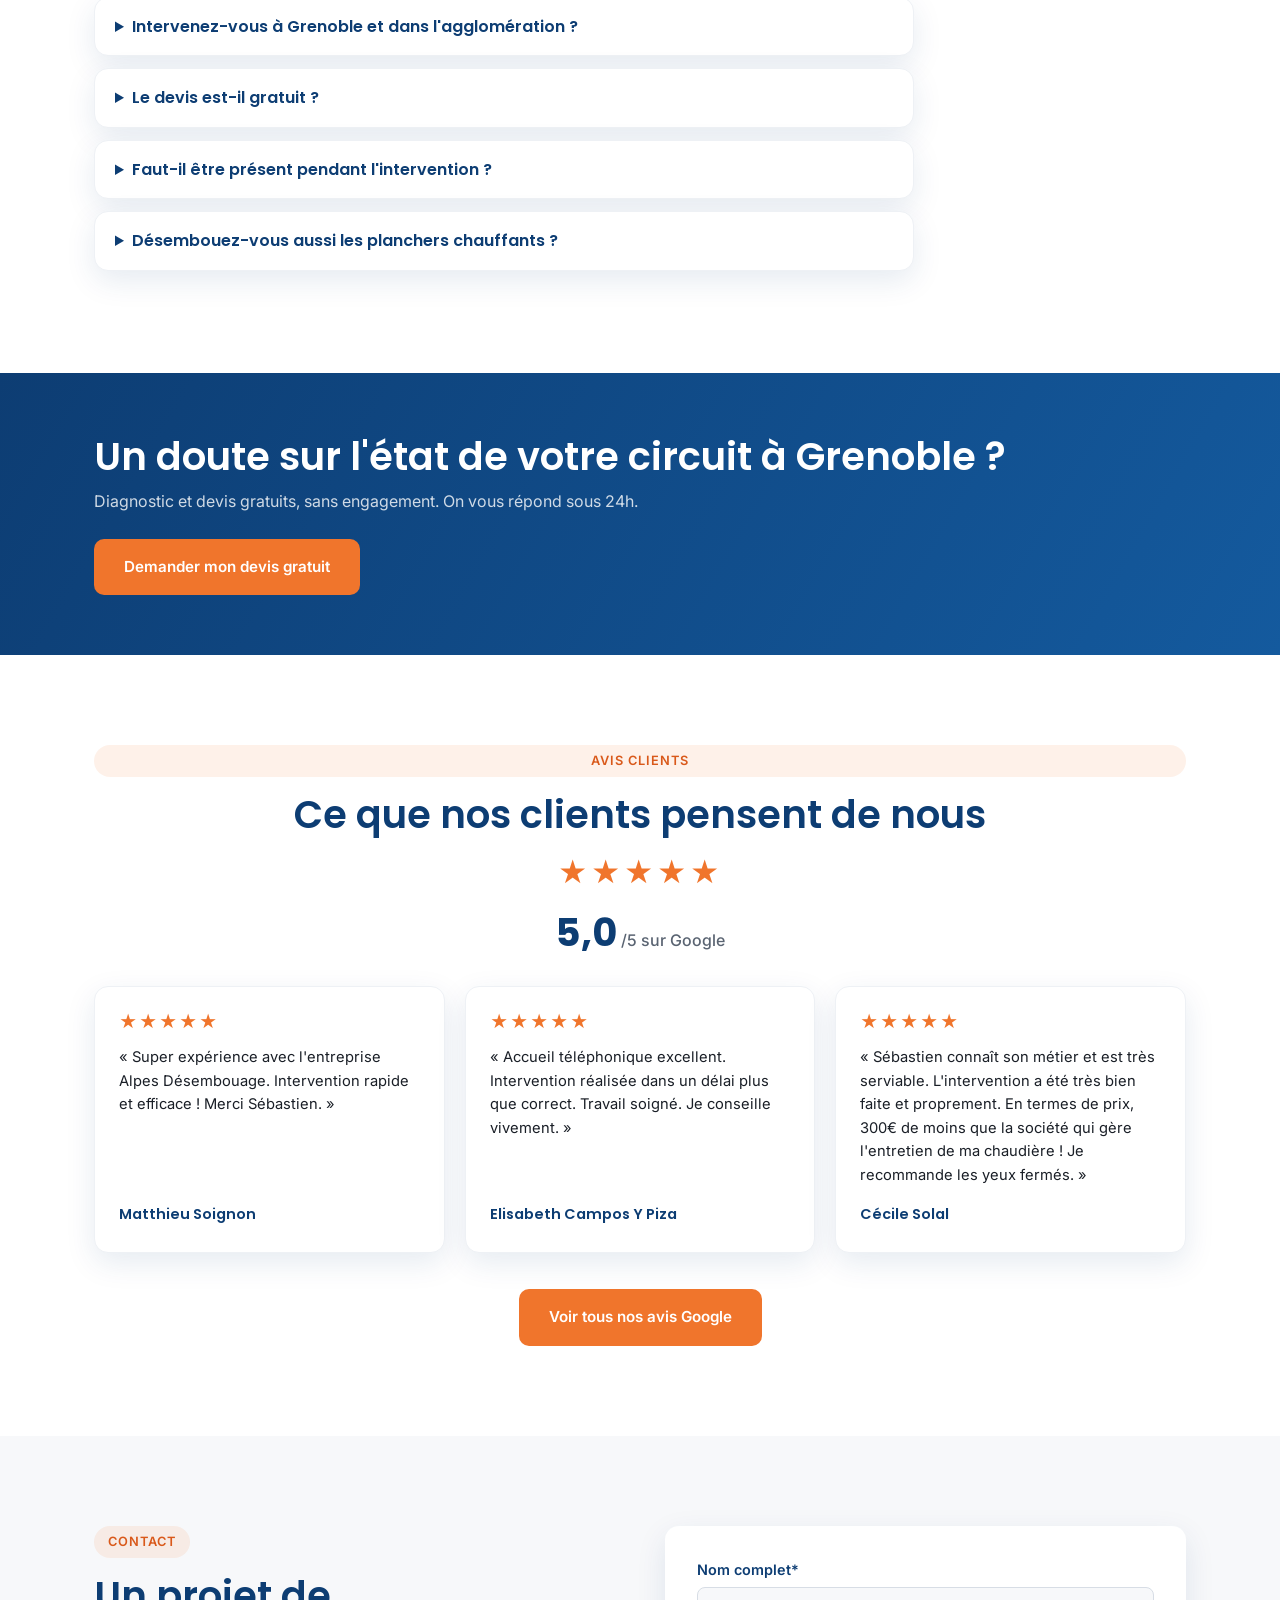
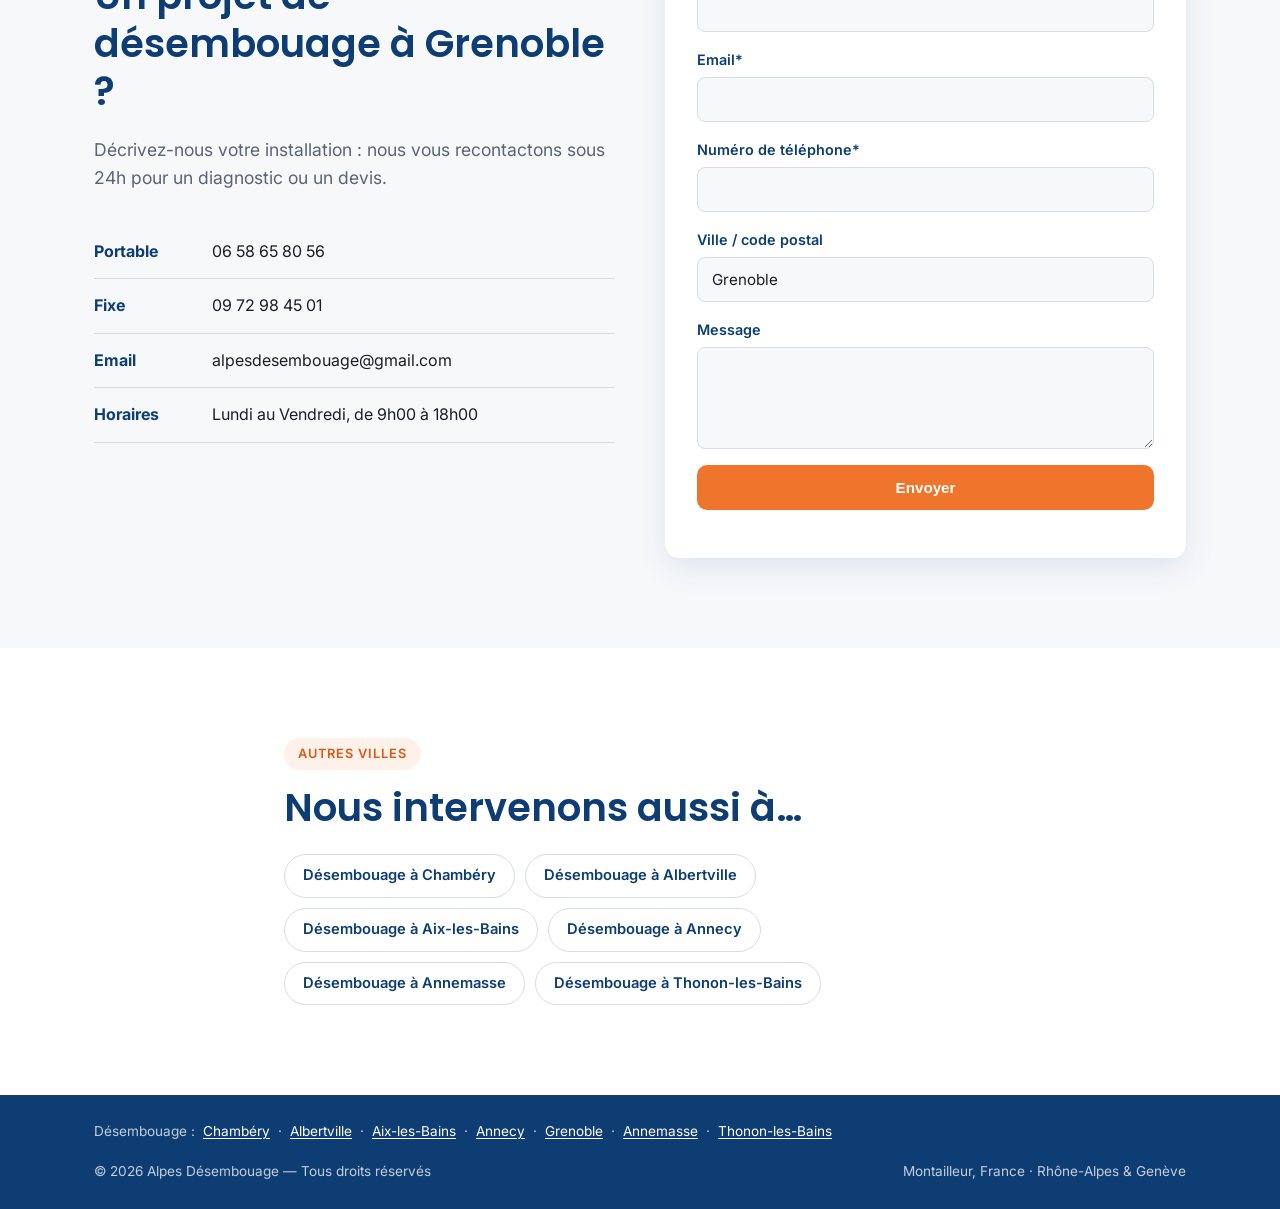
<file: desembouage-grenoble/index.html>
<!DOCTYPE html>
<html lang="fr">
<head>
  <meta charset="UTF-8">
  <meta name="viewport" content="width=device-width, initial-scale=1.0">

  <!-- Google tag (gtag.js) -->
  <script>
    window.dataLayer = window.dataLayer || [];
    function gtag(){dataLayer.push(arguments);}
    gtag('consent', 'default', {
      'ad_storage': 'denied',
      'ad_user_data': 'denied',
      'ad_personalization': 'denied',
      'analytics_storage': 'denied'
    });
  </script>
  <script async src="https://www.googletagmanager.com/gtag/js?id=GT-KDQFZZKG"></script>
  <script>
    gtag('js', new Date());
    gtag('config', 'GT-KDQFZZKG');
    gtag('config', 'G-83P8KV9STV');
  </script>

  <title>Désembouage à Grenoble (38) | Alpes Désembouage</title>
  <meta name="description" content="Désembouage de radiateurs et planchers chauffants à Grenoble et dans son agglomération. Intervention à domicile, devis gratuit. Appelez le 06 58 65 80 56.">
  <link rel="canonical" href="https://www.alpes-desembouage.fr/desembouage-grenoble/">

  <meta property="og:type" content="website">
  <meta property="og:site_name" content="Alpes Désembouage">
  <meta property="og:title" content="Désembouage à Grenoble (38) | Alpes Désembouage">
  <meta property="og:description" content="Désembouage de radiateurs et planchers chauffants à Grenoble et dans son agglomération. Intervention à domicile, devis gratuit. Appelez le 06 58 65 80 56.">
  <meta property="og:url" content="https://www.alpes-desembouage.fr/desembouage-grenoble/">
  <meta property="og:image" content="https://www.alpes-desembouage.fr/images/machine-virax.jpg">
  <meta property="og:locale" content="fr_FR">
  <meta name="twitter:card" content="summary_large_image">
  <meta name="twitter:title" content="Désembouage à Grenoble (38) | Alpes Désembouage">
  <meta name="twitter:description" content="Désembouage de radiateurs et planchers chauffants à Grenoble et dans son agglomération. Intervention à domicile, devis gratuit. Appelez le 06 58 65 80 56.">
  <meta name="twitter:image" content="https://www.alpes-desembouage.fr/images/machine-virax.jpg">

  <link rel="icon" type="image/svg+xml" href="/images/favicon.svg">
  <link rel="preconnect" href="https://fonts.googleapis.com">
  <link rel="preconnect" href="https://fonts.gstatic.com" crossorigin>
  <link href="https://fonts.googleapis.com/css2?family=Poppins:wght@400;500;600;700&family=Inter:wght@400;500;600&display=swap" rel="stylesheet">
  <link rel="stylesheet" href="/css/style.css">

  <script type="application/ld+json">
  {
    "@context": "https://schema.org",
    "@graph": [
      {
        "@type": "HVACBusiness",
        "name": "Alpes Désembouage",
        "image": "https://www.alpes-desembouage.fr/images/machine-virax.jpg",
        "url": "https://www.alpes-desembouage.fr/",
        "telephone": "+33658658056",
        "email": "alpesdesembouage@gmail.com",
        "address": {
          "@type": "PostalAddress",
          "addressLocality": "Montailleur",
          "postalCode": "73460",
          "addressCountry": "FR"
        },
        "areaServed": [
          { "@type": "City", "name": "Grenoble" },
          { "@type": "AdministrativeArea", "name": "Isère (38)" }
        ],
        "openingHoursSpecification": {
          "@type": "OpeningHoursSpecification",
          "dayOfWeek": ["Monday", "Tuesday", "Wednesday", "Thursday", "Friday"],
          "opens": "09:00",
          "closes": "18:00"
        }
      },
      {
        "@type": "BreadcrumbList",
        "itemListElement": [
          { "@type": "ListItem", "position": 1, "name": "Accueil", "item": "https://www.alpes-desembouage.fr/" },
          { "@type": "ListItem", "position": 2, "name": "Désembouage à Grenoble", "item": "https://www.alpes-desembouage.fr/desembouage-grenoble/" }
        ]
      }
    ]
  }
  </script>
</head>
<body>

  <header class="site-header" id="header">
    <div class="container header-inner">
      <a href="/" class="logo">
        <img src="/images/favicon.svg" alt="Alpes Désembouage">
        <span>Alpes <strong>Désembouage</strong></span>
      </a>
      <nav class="nav" id="nav">
        <a href="/">Accueil</a>
        <a href="/#boues">Les boues</a>
        <a href="/#desembouage">Le désembouage</a>
        <a href="/#societe">La société</a>
        <a href="#contact" class="nav-cta" data-track="nav_contact">Contact</a>
      </nav>
      <button class="burger" id="burger" aria-label="Menu">
        <span></span><span></span><span></span>
      </button>
    </div>
  </header>

  <main>
    <section class="page-hero">
      <div class="container">
        <p class="breadcrumb"><a href="/">Accueil</a> › Désembouage à Grenoble</p>
        <h1>Désembouage de chauffage à Grenoble</h1>
        <p class="lead-hero">Radiateurs froids, chaudière qui force, facture qui grimpe ? Alpes Désembouage nettoie votre circuit de chauffage à domicile, à Grenoble et dans les environs. Devis gratuit sous 24h.</p>
        <div class="hero-actions">
          <a href="#contact" class="btn btn-primary" data-track="devis_ville">Demander un devis gratuit</a>
          <a href="tel:0658658056" class="btn btn-ghost">06 58 65 80 56</a>
        </div>
      </div>
    </section>

    <div class="trust-bar">
      <div class="container trust-bar-inner">
        <div class="trust-item">
          <svg viewBox="0 0 24 24" fill="none" stroke="currentColor" stroke-width="1.8" stroke-linecap="round" stroke-linejoin="round"><path d="M12 3l7 3v6c0 4.5-3 7.5-7 9-4-1.5-7-4.5-7-9V6l7-3z"/><path d="M9 12l2 2 4-4"/></svg>
          <span>10 ans d'expertise</span>
        </div>
        <div class="trust-item">
          <svg viewBox="0 0 24 24" fill="none" stroke="currentColor" stroke-width="1.8" stroke-linecap="round" stroke-linejoin="round"><circle cx="12" cy="12" r="9"/><path d="M12 7v5l3.5 2"/></svg>
          <span>Devis gratuit sous 24h</span>
        </div>
        <div class="trust-item">
          <svg viewBox="0 0 24 24" fill="none" stroke="currentColor" stroke-width="1.8" stroke-linecap="round" stroke-linejoin="round"><path d="M12 21s7-6.5 7-12a7 7 0 0 0-14 0c0 5.5 7 12 7 12z"/><circle cx="12" cy="9" r="2.5"/></svg>
          <span>Intervention à Grenoble</span>
        </div>
        <div class="trust-item">
          <svg viewBox="0 0 24 24" fill="none" stroke="currentColor" stroke-width="1.8" stroke-linecap="round" stroke-linejoin="round"><path d="M4 12l5 5L20 6"/></svg>
          <span>Satisfaction garantie</span>
        </div>
      </div>
    </div>

    <section class="section">
      <div class="container page-intro">
        <span class="tag">Isère (38)</span>
        <h2>Votre désembouage à Grenoble</h2>
        <p>À Grenoble et dans l'agglomération grenobloise, les installations de chauffage central vieillissantes accumulent des boues qui freinent la circulation de l'eau chaude. Résultat : des radiateurs inégaux, une chaudière sollicitée et une facture qui monte.</p>
        <p>Alpes Désembouage intervient à domicile à Grenoble pour un nettoyage complet du circuit : radiateurs, planchers chauffants, installations en acier, cuivre ou PER. Nous travaillons pour les particuliers, les copropriétés, les professionnels et les collectivités.</p>
        <h3>Le désembouage, comment ça marche ?</h3>
        <p>Nous raccordons une centrale de désembouage à votre circuit : elle injecte de l'eau sous pression et envoie de l'air pulsé pour décoller et évacuer les boues, puis rince intégralement le circuit avant la remise en eau. Résultat : une meilleure circulation de la chaleur et jusqu'à 25 % d'économie d'énergie.</p>
      </div>
    </section>

    <section class="section section-alt">
      <div class="container page-intro">
        <span class="tag">Quand intervenir</span>
        <h2>Les signes qui doivent vous alerter à Grenoble</h2>
        <ul class="check-list">
          <li>Un radiateur chaud en haut et froid en bas : le signe classique d'une accumulation de boues.</li>
          <li>De l'eau trouble, brune ou chargée de particules lors de la purge d'un radiateur.</li>
          <li>Une chaudière bruyante, ou qui consomme plus que d'habitude.</li>
          <li>Un plancher chauffant qui chauffe moins qu'avant.</li>
          <li>Un changement de chaudière ou l'installation d'une pompe à chaleur : le désembouage protège le nouvel équipement.</li>
        </ul>
        <p>En règle générale, un désembouage est conseillé tous les 6 à 8 ans, selon l'état du circuit.</p>
      </div>
    </section>

    <section class="section" id="process">
      <div class="container">
        <span class="tag">Notre méthode</span>
        <h2>Comment se déroule une intervention ?</h2>
        <div class="process-steps">
          <div class="process-step">
            <div class="process-number">1</div>
            <div class="process-icon">
              <svg viewBox="0 0 24 24" fill="none" stroke="currentColor" stroke-width="1.8" stroke-linecap="round" stroke-linejoin="round"><circle cx="11" cy="11" r="7"/><path d="M21 21l-4.3-4.3"/></svg>
            </div>
            <h3>Diagnostic gratuit</h3>
            <p>On évalue l'état de votre circuit et vous conseille sur l'intervention réellement nécessaire.</p>
          </div>
          <div class="process-step">
            <div class="process-number">2</div>
            <div class="process-icon">
              <svg viewBox="0 0 24 24" fill="none" stroke="currentColor" stroke-width="1.8" stroke-linecap="round" stroke-linejoin="round"><path d="M12 2v4M12 18v4M4.9 4.9l2.8 2.8M16.3 16.3l2.8 2.8M2 12h4M18 12h4M4.9 19.1l2.8-2.8M16.3 7.7l2.8-2.8"/></svg>
            </div>
            <h3>Désembouage hydrodynamique</h3>
            <p>Nettoyage complet du circuit avec notre centrale professionnelle, sans perturber votre installation.</p>
          </div>
          <div class="process-step">
            <div class="process-number">3</div>
            <div class="process-icon">
              <svg viewBox="0 0 24 24" fill="none" stroke="currentColor" stroke-width="1.8" stroke-linecap="round" stroke-linejoin="round"><path d="M4 12l5 5L20 6"/></svg>
            </div>
            <h3>Contrôle &amp; remise en eau</h3>
            <p>Vérification du bon fonctionnement de l'installation avant de vous la restituer prête à l'emploi.</p>
          </div>
          <div class="process-step">
            <div class="process-number">4</div>
            <div class="process-icon">
              <svg viewBox="0 0 24 24" fill="none" stroke="currentColor" stroke-width="1.8" stroke-linecap="round" stroke-linejoin="round"><path d="M12 20h9M16.5 3.5a2.1 2.1 0 0 1 3 3L7 19l-4 1 1-4 12.5-12.5z"/></svg>
            </div>
            <h3>Conseils de suivi</h3>
            <p>Recommandations d'entretien pour prolonger la durée de vie de votre installation.</p>
          </div>
        </div>
      </div>
    </section>

    <section class="section section-alt" id="secteur">
      <div class="container page-intro">
        <span class="tag">Zone d'intervention</span>
        <h2>Nous intervenons autour de Grenoble</h2>
        <p>Nous nous déplaçons à Grenoble et dans les communes de l'agglomération, notamment :</p>
        <ul class="communes">
          <li>Échirolles</li>
          <li>Saint-Martin-d'Hères</li>
          <li>Meylan</li>
          <li>Fontaine</li>
          <li>Seyssinet-Pariset</li>
          <li>Eybens</li>
          <li>Sassenage</li>
          <li>Saint-Égrève</li>
          <li>Le Pont-de-Claix</li>
          <li>Domène</li>
        </ul>
        <p style="margin-top:18px">Votre commune n'est pas dans la liste ? Contactez-nous : nous intervenons dans toute la région Rhône-Alpes et dans le canton de Genève.</p>
      </div>
    </section>

    <section class="section">
      <div class="container">
        <span class="tag">Questions fréquentes</span>
        <h2>Désembouage à Grenoble : vos questions</h2>
        <div class="faq">
          <details>
            <summary>Intervenez-vous à Grenoble et dans l'agglomération ?</summary>
            <p>Oui. Nous intervenons à Grenoble et dans les communes de l'agglomération. Pour une autre localité en Isère, contactez-nous : nous couvrons toute la région Rhône-Alpes.</p>
          </details>
          <details>
            <summary>Le devis est-il gratuit ?</summary>
            <p>Oui. Le diagnostic et le devis sont gratuits et sans engagement, avec une réponse sous 24h.</p>
          </details>
          <details>
            <summary>Faut-il être présent pendant l'intervention ?</summary>
            <p>Nous intervenons à votre domicile ou dans vos locaux : nous convenons ensemble d'un rendez-vous et nous vous expliquons chaque étape avant de commencer.</p>
          </details>
          <details>
            <summary>Désembouez-vous aussi les planchers chauffants ?</summary>
            <p>Oui. Nous traitons les radiateurs comme les planchers chauffants, sur circuits en acier, cuivre ou PER, pour les particuliers, les professionnels et les collectivités.</p>
          </details>
        </div>
      </div>
    </section>

    <section class="cta-banner">
      <div class="container cta-banner-inner">
        <div>
          <h2>Un doute sur l'état de votre circuit à Grenoble ?</h2>
          <p>Diagnostic et devis gratuits, sans engagement. On vous répond sous 24h.</p>
        </div>
        <a href="#contact" class="btn btn-primary" data-track="devis_banner_ville">Demander mon devis gratuit</a>
      </div>
    </section>

    <section class="section" id="avis">
      <div class="container reviews-wrap">
        <span class="tag">Avis clients</span>
        <h2>Ce que nos clients pensent de nous</h2>
        <div class="reviews-summary">
          <div class="reviews-stars" aria-hidden="true">★★★★★</div>
          <p class="reviews-score">5,0<span>/5 sur Google</span></p>
        </div>

        <div class="testimonial-grid">
          <div class="testimonial-card">
            <div class="reviews-stars small" aria-hidden="true">★★★★★</div>
            <p class="testimonial-text">« Super expérience avec l'entreprise Alpes Désembouage. Intervention rapide et efficace ! Merci Sébastien. »</p>
            <p class="testimonial-author">Matthieu Soignon</p>
          </div>
          <div class="testimonial-card">
            <div class="reviews-stars small" aria-hidden="true">★★★★★</div>
            <p class="testimonial-text">« Accueil téléphonique excellent. Intervention réalisée dans un délai plus que correct. Travail soigné. Je conseille vivement. »</p>
            <p class="testimonial-author">Elisabeth Campos Y Piza</p>
          </div>
          <div class="testimonial-card">
            <div class="reviews-stars small" aria-hidden="true">★★★★★</div>
            <p class="testimonial-text">« Sébastien connaît son métier et est très serviable. L'intervention a été très bien faite et proprement. En termes de prix, 300€ de moins que la société qui gère l'entretien de ma chaudière ! Je recommande les yeux fermés. »</p>
            <p class="testimonial-author">Cécile Solal</p>
          </div>
        </div>

        <a href="https://maps.app.goo.gl/sVYWGCqHb2V59HXk9" target="_blank" rel="noopener" class="btn btn-primary" data-track="avis_google">Voir tous nos avis Google</a>
      </div>
    </section>

    <section class="section section-alt" id="contact">
      <div class="container grid-2">
        <div>
          <span class="tag">Contact</span>
          <h2>Un projet de désembouage à Grenoble ?</h2>
          <p class="lead">Décrivez-nous votre installation : nous vous recontactons sous 24h pour un diagnostic ou un devis.</p>

          <ul class="contact-list">
            <li><strong>Portable</strong> <a href="tel:0658658056">06 58 65 80 56</a></li>
            <li><strong>Fixe</strong> <a href="tel:0972984501">09 72 98 45 01</a></li>
            <li><strong>Email</strong> <a href="mailto:alpesdesembouage@gmail.com">alpesdesembouage@gmail.com</a></li>
            <li><strong>Horaires</strong> Lundi au Vendredi, de 9h00 à 18h00</li>
          </ul>
        </div>

        <form class="contact-form" id="contact-form" action="https://formspree.io/f/mgogkyel" method="POST">
          <label>
            Nom complet*
            <input type="text" name="name" required>
          </label>
          <label>
            Email*
            <input type="email" name="email" required>
          </label>
          <label>
            Numéro de téléphone*
            <input type="tel" name="phone" required>
          </label>
          <label>
            Ville / code postal
            <input type="text" name="city" value="Grenoble" autocomplete="address-level2">
          </label>
          <input type="text" name="_gotcha" class="form-trap" tabindex="-1" autocomplete="off" aria-hidden="true">
          <label>
            Message
            <textarea name="message" rows="4"></textarea>
          </label>
          <button type="submit" class="btn btn-primary btn-full">Envoyer</button>
          <p class="form-note" id="form-note"></p>
        </form>
      </div>
    </section>

    <section class="section">
      <div class="container page-intro">
        <span class="tag">Autres villes</span>
        <h2>Nous intervenons aussi à…</h2>
        <div class="city-links">
          <a href="/desembouage-chambery/">Désembouage à Chambéry</a>
          <a href="/desembouage-albertville/">Désembouage à Albertville</a>
          <a href="/desembouage-aix-les-bains/">Désembouage à Aix-les-Bains</a>
          <a href="/desembouage-annecy/">Désembouage à Annecy</a>
          <a href="/desembouage-annemasse/">Désembouage à Annemasse</a>
          <a href="/desembouage-thonon-les-bains/">Désembouage à Thonon-les-Bains</a>
        </div>
      </div>
    </section>
  </main>

  <footer class="site-footer">
    <div class="container footer-cities">Désembouage : <a href="/desembouage-chambery/">Chambéry</a> · <a href="/desembouage-albertville/">Albertville</a> · <a href="/desembouage-aix-les-bains/">Aix-les-Bains</a> · <a href="/desembouage-annecy/">Annecy</a> · <a href="/desembouage-grenoble/">Grenoble</a> · <a href="/desembouage-annemasse/">Annemasse</a> · <a href="/desembouage-thonon-les-bains/">Thonon-les-Bains</a></div>
    <div class="container footer-inner">
      <span>© <span id="year"></span> Alpes Désembouage — Tous droits réservés</span>
      <span>Montailleur, France · Rhône-Alpes &amp; Genève</span>
    </div>
  </footer>

  <div class="cookie-banner" id="cookie-banner" hidden>
    <div class="cookie-banner-inner">
      <p>Nous utilisons des outils de mesure d'audience (Google Analytics et statistiques internes) pour comprendre comment les visiteurs utilisent le site. Vous pouvez accepter ou refuser.</p>
      <div class="cookie-actions">
        <button type="button" class="btn btn-ghost-dark" id="cookie-decline">Refuser</button>
        <button type="button" class="btn btn-primary" id="cookie-accept">Accepter</button>
      </div>
    </div>
  </div>

  <script src="/js/tracker.js"></script>
  <script src="/js/script.js"></script>
</body>
</html>
</file>
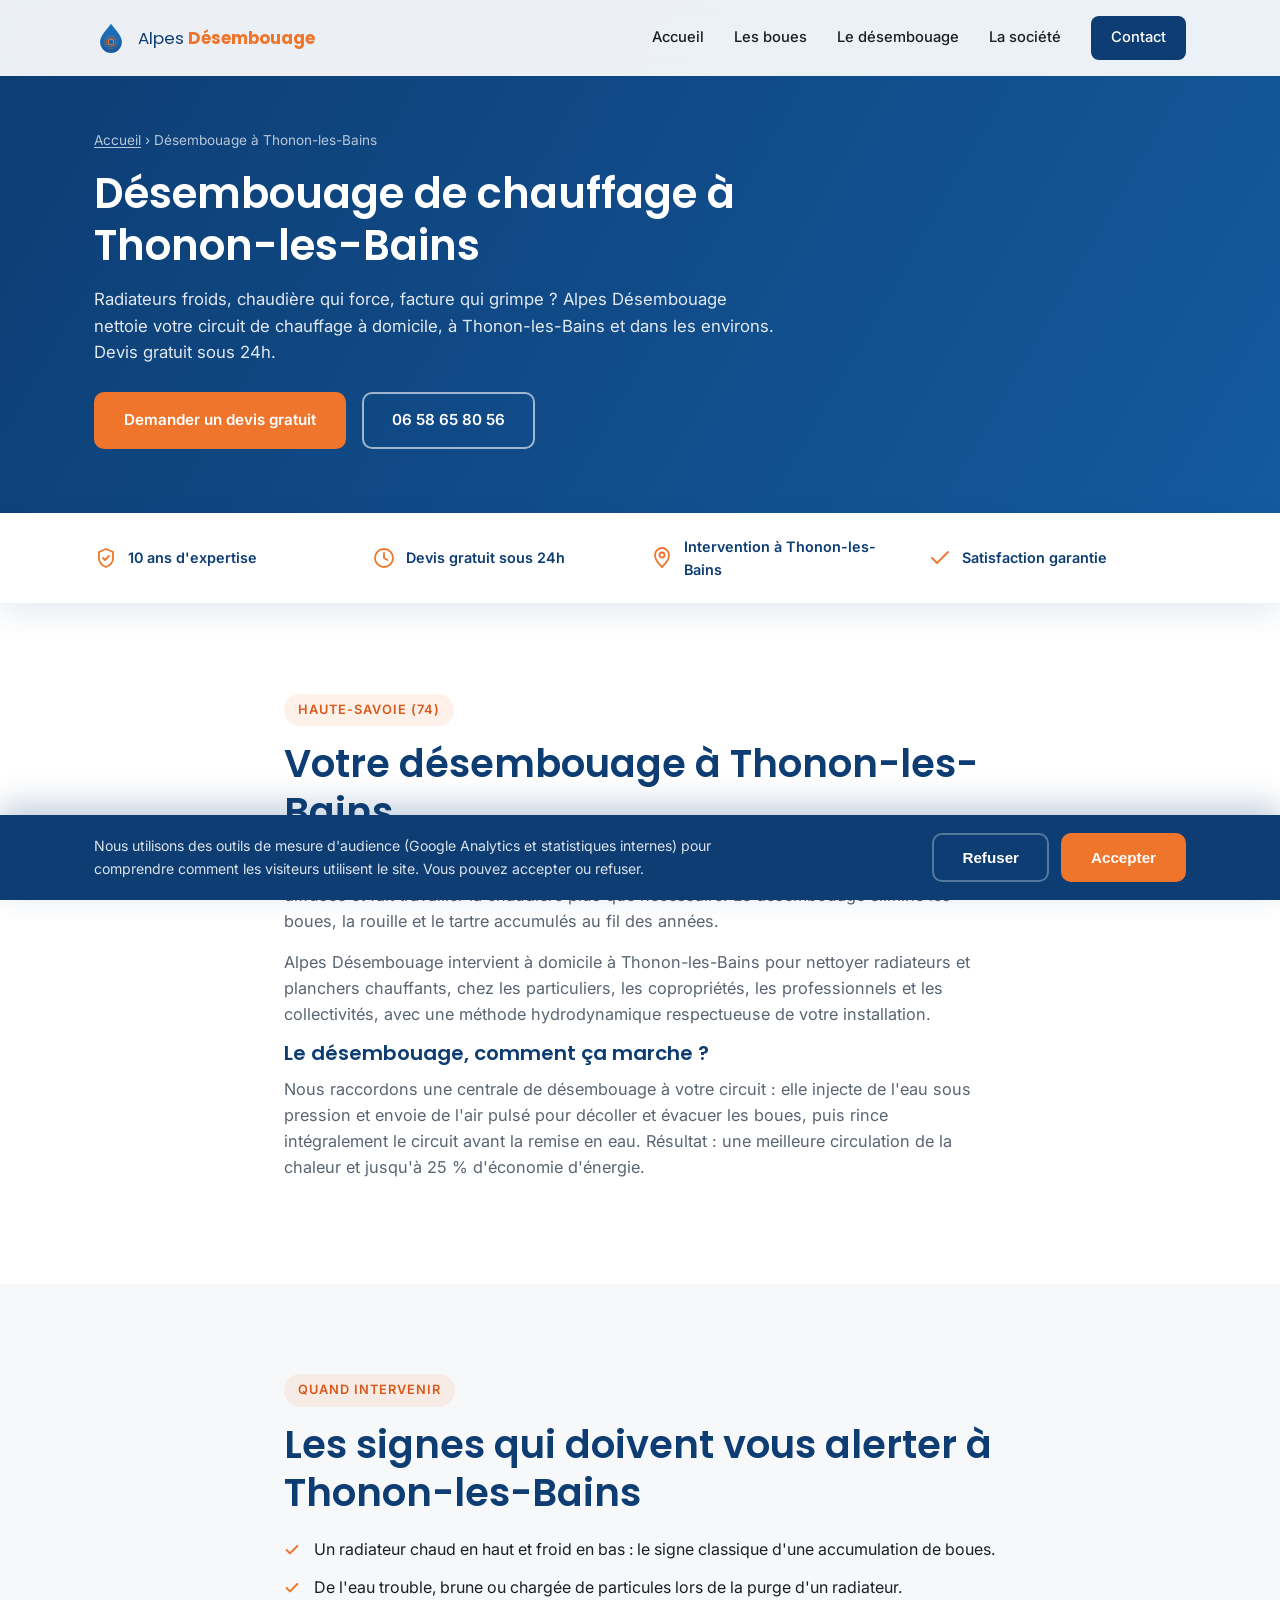
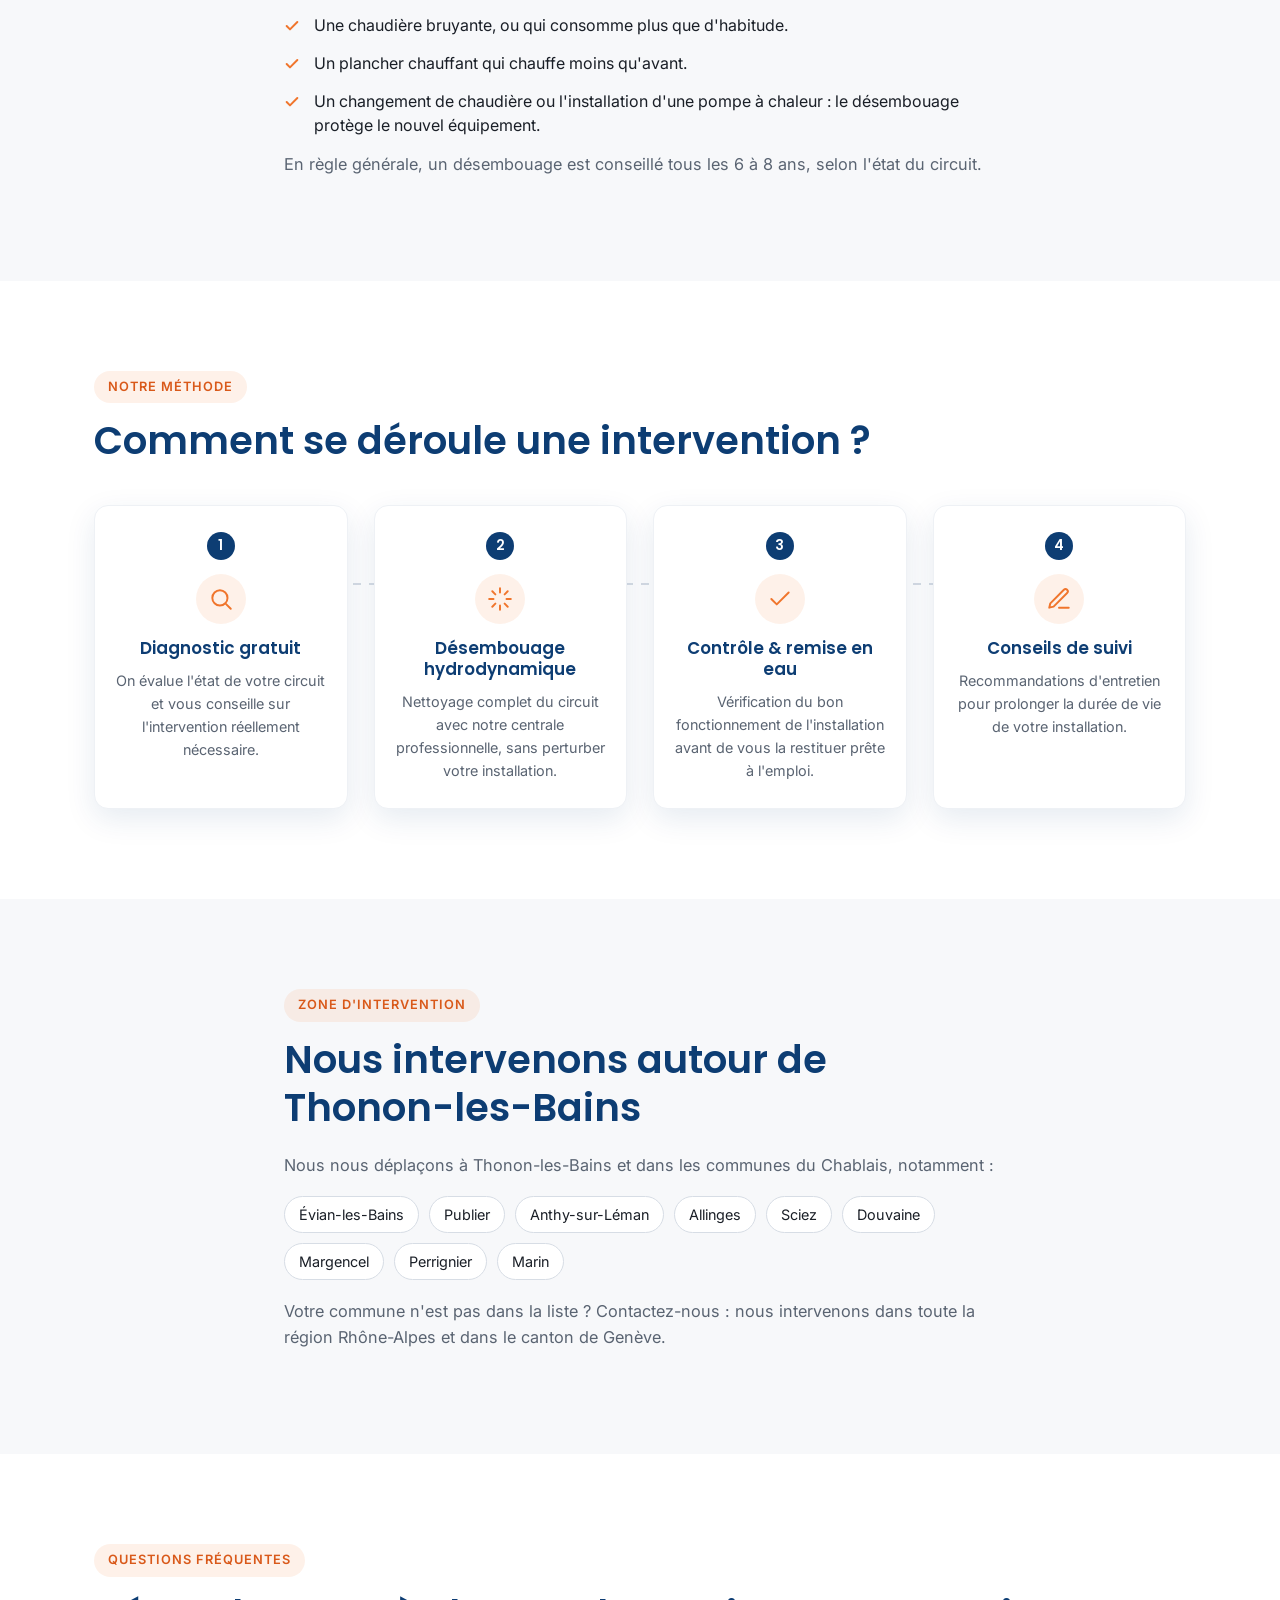
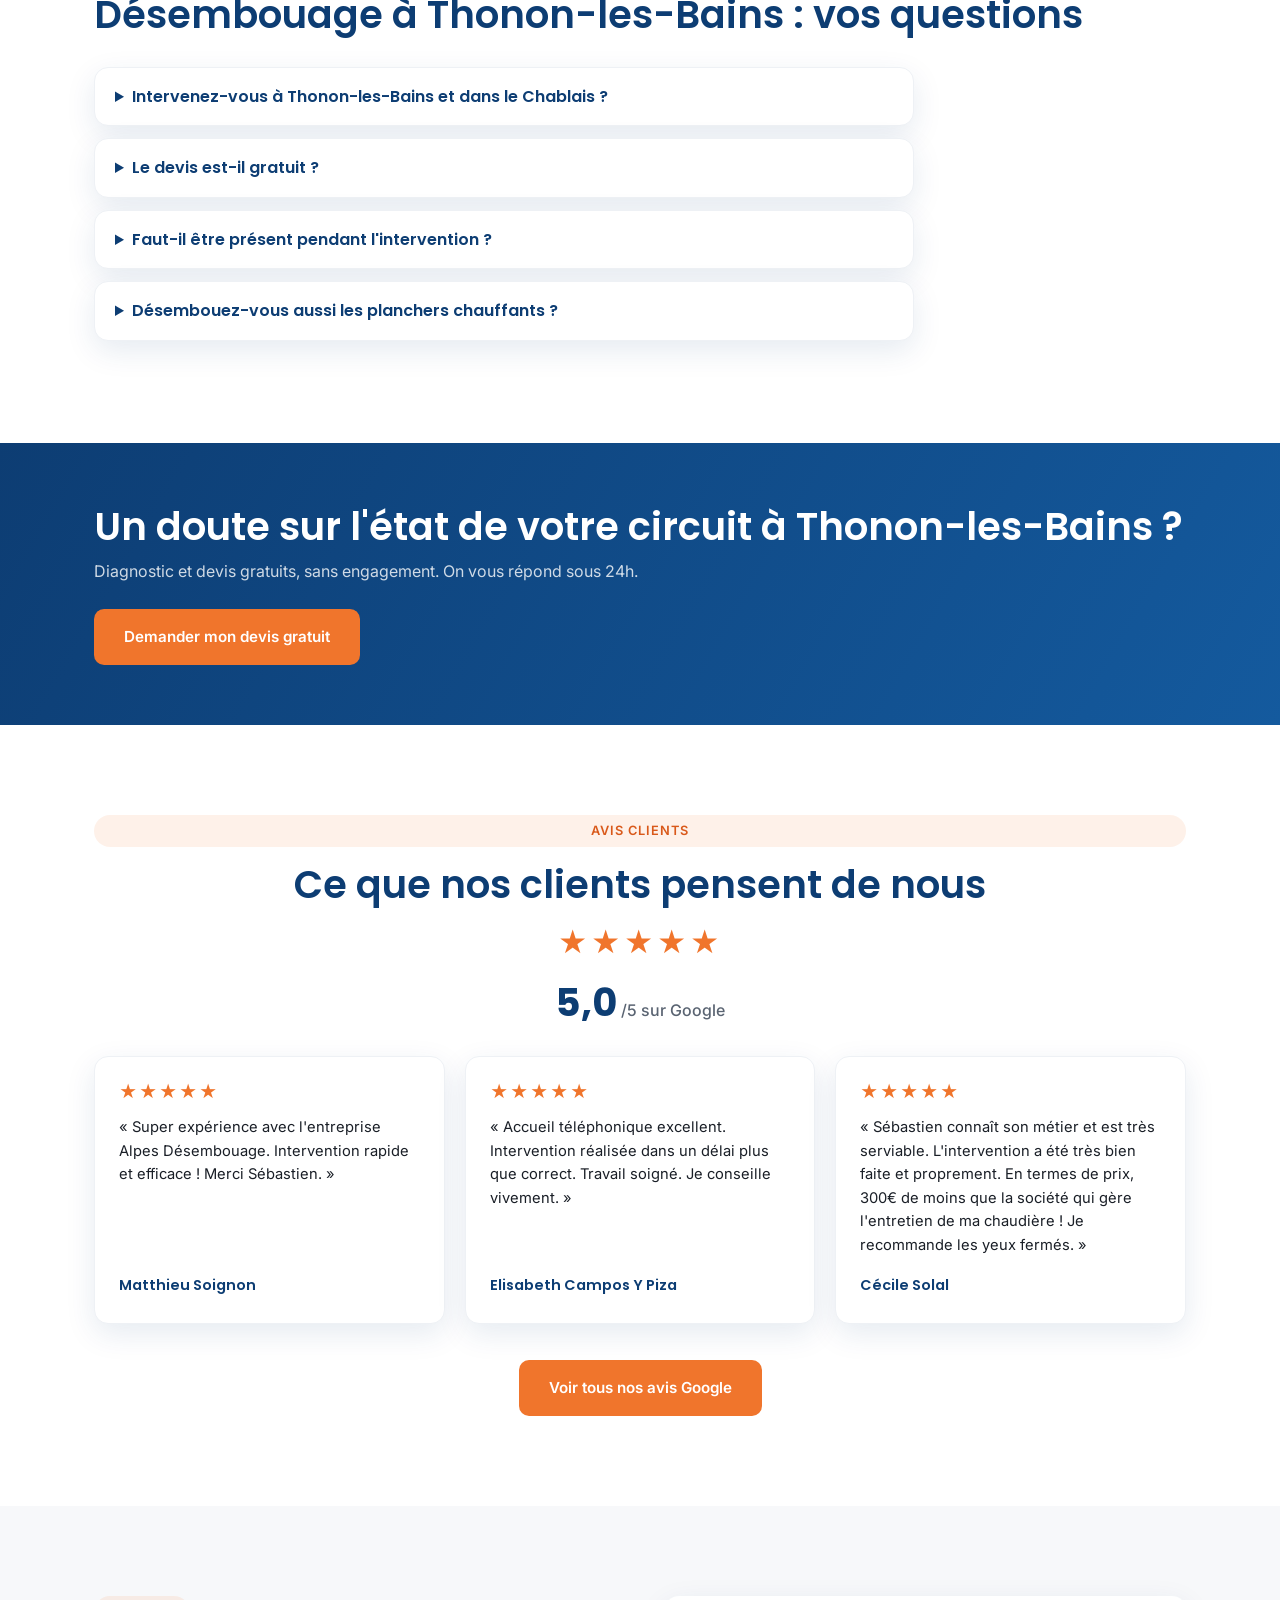
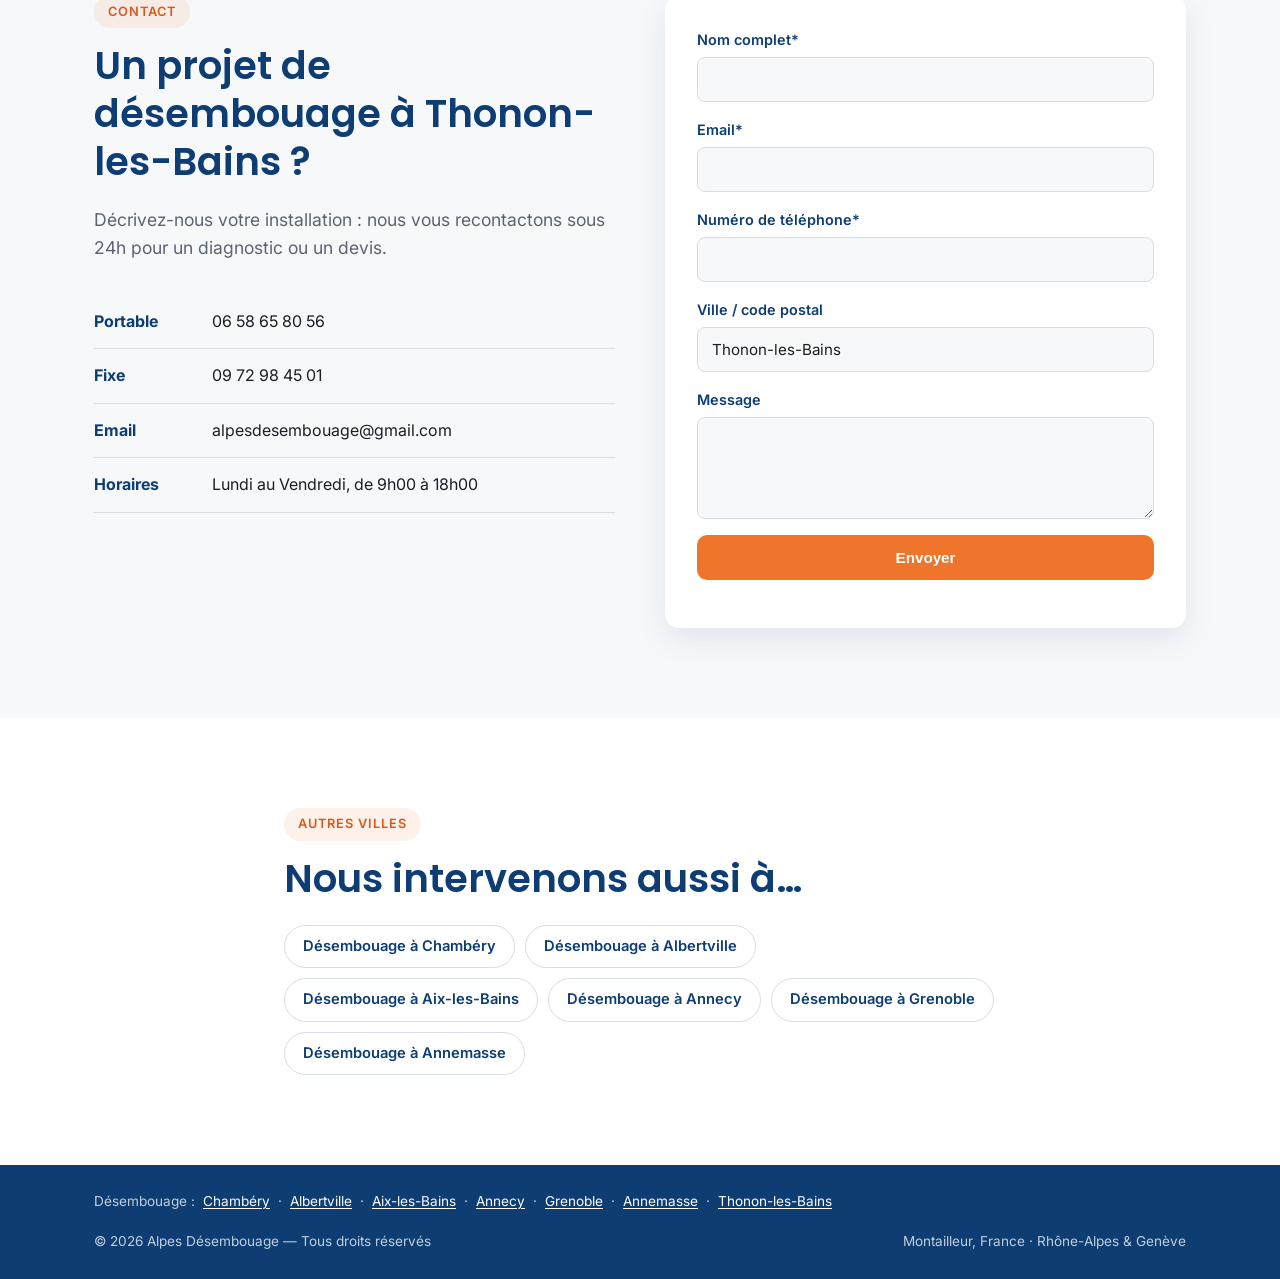
<file: desembouage-thonon-les-bains/index.html>
<!DOCTYPE html>
<html lang="fr">
<head>
  <meta charset="UTF-8">
  <meta name="viewport" content="width=device-width, initial-scale=1.0">

  <!-- Google tag (gtag.js) -->
  <script>
    window.dataLayer = window.dataLayer || [];
    function gtag(){dataLayer.push(arguments);}
    gtag('consent', 'default', {
      'ad_storage': 'denied',
      'ad_user_data': 'denied',
      'ad_personalization': 'denied',
      'analytics_storage': 'denied'
    });
  </script>
  <script async src="https://www.googletagmanager.com/gtag/js?id=GT-KDQFZZKG"></script>
  <script>
    gtag('js', new Date());
    gtag('config', 'GT-KDQFZZKG');
    gtag('config', 'G-83P8KV9STV');
  </script>

  <title>Désembouage à Thonon-les-Bains (74) | Alpes Désembouage</title>
  <meta name="description" content="Désembouage de radiateurs et planchers chauffants à Thonon-les-Bains et dans le Chablais. Intervention à domicile, devis gratuit. Appelez le 06 58 65 80 56.">
  <link rel="canonical" href="https://www.alpes-desembouage.fr/desembouage-thonon-les-bains/">

  <meta property="og:type" content="website">
  <meta property="og:site_name" content="Alpes Désembouage">
  <meta property="og:title" content="Désembouage à Thonon-les-Bains (74) | Alpes Désembouage">
  <meta property="og:description" content="Désembouage de radiateurs et planchers chauffants à Thonon-les-Bains et dans le Chablais. Intervention à domicile, devis gratuit. Appelez le 06 58 65 80 56.">
  <meta property="og:url" content="https://www.alpes-desembouage.fr/desembouage-thonon-les-bains/">
  <meta property="og:image" content="https://www.alpes-desembouage.fr/images/machine-virax.jpg">
  <meta property="og:locale" content="fr_FR">
  <meta name="twitter:card" content="summary_large_image">
  <meta name="twitter:title" content="Désembouage à Thonon-les-Bains (74) | Alpes Désembouage">
  <meta name="twitter:description" content="Désembouage de radiateurs et planchers chauffants à Thonon-les-Bains et dans le Chablais. Intervention à domicile, devis gratuit. Appelez le 06 58 65 80 56.">
  <meta name="twitter:image" content="https://www.alpes-desembouage.fr/images/machine-virax.jpg">

  <link rel="icon" type="image/svg+xml" href="/images/favicon.svg">
  <link rel="preconnect" href="https://fonts.googleapis.com">
  <link rel="preconnect" href="https://fonts.gstatic.com" crossorigin>
  <link href="https://fonts.googleapis.com/css2?family=Poppins:wght@400;500;600;700&family=Inter:wght@400;500;600&display=swap" rel="stylesheet">
  <link rel="stylesheet" href="/css/style.css">

  <script type="application/ld+json">
  {
    "@context": "https://schema.org",
    "@graph": [
      {
        "@type": "HVACBusiness",
        "name": "Alpes Désembouage",
        "image": "https://www.alpes-desembouage.fr/images/machine-virax.jpg",
        "url": "https://www.alpes-desembouage.fr/",
        "telephone": "+33658658056",
        "email": "alpesdesembouage@gmail.com",
        "address": {
          "@type": "PostalAddress",
          "addressLocality": "Montailleur",
          "postalCode": "73460",
          "addressCountry": "FR"
        },
        "areaServed": [
          { "@type": "City", "name": "Thonon-les-Bains" },
          { "@type": "AdministrativeArea", "name": "Haute-Savoie (74)" }
        ],
        "openingHoursSpecification": {
          "@type": "OpeningHoursSpecification",
          "dayOfWeek": ["Monday", "Tuesday", "Wednesday", "Thursday", "Friday"],
          "opens": "09:00",
          "closes": "18:00"
        }
      },
      {
        "@type": "BreadcrumbList",
        "itemListElement": [
          { "@type": "ListItem", "position": 1, "name": "Accueil", "item": "https://www.alpes-desembouage.fr/" },
          { "@type": "ListItem", "position": 2, "name": "Désembouage à Thonon-les-Bains", "item": "https://www.alpes-desembouage.fr/desembouage-thonon-les-bains/" }
        ]
      }
    ]
  }
  </script>
</head>
<body>

  <header class="site-header" id="header">
    <div class="container header-inner">
      <a href="/" class="logo">
        <img src="/images/favicon.svg" alt="Alpes Désembouage">
        <span>Alpes <strong>Désembouage</strong></span>
      </a>
      <nav class="nav" id="nav">
        <a href="/">Accueil</a>
        <a href="/#boues">Les boues</a>
        <a href="/#desembouage">Le désembouage</a>
        <a href="/#societe">La société</a>
        <a href="#contact" class="nav-cta" data-track="nav_contact">Contact</a>
      </nav>
      <button class="burger" id="burger" aria-label="Menu">
        <span></span><span></span><span></span>
      </button>
    </div>
  </header>

  <main>
    <section class="page-hero">
      <div class="container">
        <p class="breadcrumb"><a href="/">Accueil</a> › Désembouage à Thonon-les-Bains</p>
        <h1>Désembouage de chauffage à Thonon-les-Bains</h1>
        <p class="lead-hero">Radiateurs froids, chaudière qui force, facture qui grimpe ? Alpes Désembouage nettoie votre circuit de chauffage à domicile, à Thonon-les-Bains et dans les environs. Devis gratuit sous 24h.</p>
        <div class="hero-actions">
          <a href="#contact" class="btn btn-primary" data-track="devis_ville">Demander un devis gratuit</a>
          <a href="tel:0658658056" class="btn btn-ghost">06 58 65 80 56</a>
        </div>
      </div>
    </section>

    <div class="trust-bar">
      <div class="container trust-bar-inner">
        <div class="trust-item">
          <svg viewBox="0 0 24 24" fill="none" stroke="currentColor" stroke-width="1.8" stroke-linecap="round" stroke-linejoin="round"><path d="M12 3l7 3v6c0 4.5-3 7.5-7 9-4-1.5-7-4.5-7-9V6l7-3z"/><path d="M9 12l2 2 4-4"/></svg>
          <span>10 ans d'expertise</span>
        </div>
        <div class="trust-item">
          <svg viewBox="0 0 24 24" fill="none" stroke="currentColor" stroke-width="1.8" stroke-linecap="round" stroke-linejoin="round"><circle cx="12" cy="12" r="9"/><path d="M12 7v5l3.5 2"/></svg>
          <span>Devis gratuit sous 24h</span>
        </div>
        <div class="trust-item">
          <svg viewBox="0 0 24 24" fill="none" stroke="currentColor" stroke-width="1.8" stroke-linecap="round" stroke-linejoin="round"><path d="M12 21s7-6.5 7-12a7 7 0 0 0-14 0c0 5.5 7 12 7 12z"/><circle cx="12" cy="9" r="2.5"/></svg>
          <span>Intervention à Thonon-les-Bains</span>
        </div>
        <div class="trust-item">
          <svg viewBox="0 0 24 24" fill="none" stroke="currentColor" stroke-width="1.8" stroke-linecap="round" stroke-linejoin="round"><path d="M4 12l5 5L20 6"/></svg>
          <span>Satisfaction garantie</span>
        </div>
      </div>
    </div>

    <section class="section">
      <div class="container page-intro">
        <span class="tag">Haute-Savoie (74)</span>
        <h2>Votre désembouage à Thonon-les-Bains</h2>
        <p>À Thonon-les-Bains et dans le Chablais, un circuit de chauffage encrassé réduit la chaleur diffusée et fait travailler la chaudière plus que nécessaire. Le désembouage élimine les boues, la rouille et le tartre accumulés au fil des années.</p>
        <p>Alpes Désembouage intervient à domicile à Thonon-les-Bains pour nettoyer radiateurs et planchers chauffants, chez les particuliers, les copropriétés, les professionnels et les collectivités, avec une méthode hydrodynamique respectueuse de votre installation.</p>
        <h3>Le désembouage, comment ça marche ?</h3>
        <p>Nous raccordons une centrale de désembouage à votre circuit : elle injecte de l'eau sous pression et envoie de l'air pulsé pour décoller et évacuer les boues, puis rince intégralement le circuit avant la remise en eau. Résultat : une meilleure circulation de la chaleur et jusqu'à 25 % d'économie d'énergie.</p>
      </div>
    </section>

    <section class="section section-alt">
      <div class="container page-intro">
        <span class="tag">Quand intervenir</span>
        <h2>Les signes qui doivent vous alerter à Thonon-les-Bains</h2>
        <ul class="check-list">
          <li>Un radiateur chaud en haut et froid en bas : le signe classique d'une accumulation de boues.</li>
          <li>De l'eau trouble, brune ou chargée de particules lors de la purge d'un radiateur.</li>
          <li>Une chaudière bruyante, ou qui consomme plus que d'habitude.</li>
          <li>Un plancher chauffant qui chauffe moins qu'avant.</li>
          <li>Un changement de chaudière ou l'installation d'une pompe à chaleur : le désembouage protège le nouvel équipement.</li>
        </ul>
        <p>En règle générale, un désembouage est conseillé tous les 6 à 8 ans, selon l'état du circuit.</p>
      </div>
    </section>

    <section class="section" id="process">
      <div class="container">
        <span class="tag">Notre méthode</span>
        <h2>Comment se déroule une intervention ?</h2>
        <div class="process-steps">
          <div class="process-step">
            <div class="process-number">1</div>
            <div class="process-icon">
              <svg viewBox="0 0 24 24" fill="none" stroke="currentColor" stroke-width="1.8" stroke-linecap="round" stroke-linejoin="round"><circle cx="11" cy="11" r="7"/><path d="M21 21l-4.3-4.3"/></svg>
            </div>
            <h3>Diagnostic gratuit</h3>
            <p>On évalue l'état de votre circuit et vous conseille sur l'intervention réellement nécessaire.</p>
          </div>
          <div class="process-step">
            <div class="process-number">2</div>
            <div class="process-icon">
              <svg viewBox="0 0 24 24" fill="none" stroke="currentColor" stroke-width="1.8" stroke-linecap="round" stroke-linejoin="round"><path d="M12 2v4M12 18v4M4.9 4.9l2.8 2.8M16.3 16.3l2.8 2.8M2 12h4M18 12h4M4.9 19.1l2.8-2.8M16.3 7.7l2.8-2.8"/></svg>
            </div>
            <h3>Désembouage hydrodynamique</h3>
            <p>Nettoyage complet du circuit avec notre centrale professionnelle, sans perturber votre installation.</p>
          </div>
          <div class="process-step">
            <div class="process-number">3</div>
            <div class="process-icon">
              <svg viewBox="0 0 24 24" fill="none" stroke="currentColor" stroke-width="1.8" stroke-linecap="round" stroke-linejoin="round"><path d="M4 12l5 5L20 6"/></svg>
            </div>
            <h3>Contrôle &amp; remise en eau</h3>
            <p>Vérification du bon fonctionnement de l'installation avant de vous la restituer prête à l'emploi.</p>
          </div>
          <div class="process-step">
            <div class="process-number">4</div>
            <div class="process-icon">
              <svg viewBox="0 0 24 24" fill="none" stroke="currentColor" stroke-width="1.8" stroke-linecap="round" stroke-linejoin="round"><path d="M12 20h9M16.5 3.5a2.1 2.1 0 0 1 3 3L7 19l-4 1 1-4 12.5-12.5z"/></svg>
            </div>
            <h3>Conseils de suivi</h3>
            <p>Recommandations d'entretien pour prolonger la durée de vie de votre installation.</p>
          </div>
        </div>
      </div>
    </section>

    <section class="section section-alt" id="secteur">
      <div class="container page-intro">
        <span class="tag">Zone d'intervention</span>
        <h2>Nous intervenons autour de Thonon-les-Bains</h2>
        <p>Nous nous déplaçons à Thonon-les-Bains et dans les communes du Chablais, notamment :</p>
        <ul class="communes">
          <li>Évian-les-Bains</li>
          <li>Publier</li>
          <li>Anthy-sur-Léman</li>
          <li>Allinges</li>
          <li>Sciez</li>
          <li>Douvaine</li>
          <li>Margencel</li>
          <li>Perrignier</li>
          <li>Marin</li>
        </ul>
        <p style="margin-top:18px">Votre commune n'est pas dans la liste ? Contactez-nous : nous intervenons dans toute la région Rhône-Alpes et dans le canton de Genève.</p>
      </div>
    </section>

    <section class="section">
      <div class="container">
        <span class="tag">Questions fréquentes</span>
        <h2>Désembouage à Thonon-les-Bains : vos questions</h2>
        <div class="faq">
          <details>
            <summary>Intervenez-vous à Thonon-les-Bains et dans le Chablais ?</summary>
            <p>Oui. Nous intervenons à Thonon-les-Bains et dans les communes du Chablais. Pour une autre localité, contactez-nous : nous couvrons toute la région.</p>
          </details>
          <details>
            <summary>Le devis est-il gratuit ?</summary>
            <p>Oui. Le diagnostic et le devis sont gratuits et sans engagement, avec une réponse sous 24h.</p>
          </details>
          <details>
            <summary>Faut-il être présent pendant l'intervention ?</summary>
            <p>Nous intervenons à votre domicile ou dans vos locaux : nous convenons ensemble d'un rendez-vous et nous vous expliquons chaque étape avant de commencer.</p>
          </details>
          <details>
            <summary>Désembouez-vous aussi les planchers chauffants ?</summary>
            <p>Oui. Nous traitons les radiateurs comme les planchers chauffants, sur circuits en acier, cuivre ou PER, pour les particuliers, les professionnels et les collectivités.</p>
          </details>
        </div>
      </div>
    </section>

    <section class="cta-banner">
      <div class="container cta-banner-inner">
        <div>
          <h2>Un doute sur l'état de votre circuit à Thonon-les-Bains ?</h2>
          <p>Diagnostic et devis gratuits, sans engagement. On vous répond sous 24h.</p>
        </div>
        <a href="#contact" class="btn btn-primary" data-track="devis_banner_ville">Demander mon devis gratuit</a>
      </div>
    </section>

    <section class="section" id="avis">
      <div class="container reviews-wrap">
        <span class="tag">Avis clients</span>
        <h2>Ce que nos clients pensent de nous</h2>
        <div class="reviews-summary">
          <div class="reviews-stars" aria-hidden="true">★★★★★</div>
          <p class="reviews-score">5,0<span>/5 sur Google</span></p>
        </div>

        <div class="testimonial-grid">
          <div class="testimonial-card">
            <div class="reviews-stars small" aria-hidden="true">★★★★★</div>
            <p class="testimonial-text">« Super expérience avec l'entreprise Alpes Désembouage. Intervention rapide et efficace ! Merci Sébastien. »</p>
            <p class="testimonial-author">Matthieu Soignon</p>
          </div>
          <div class="testimonial-card">
            <div class="reviews-stars small" aria-hidden="true">★★★★★</div>
            <p class="testimonial-text">« Accueil téléphonique excellent. Intervention réalisée dans un délai plus que correct. Travail soigné. Je conseille vivement. »</p>
            <p class="testimonial-author">Elisabeth Campos Y Piza</p>
          </div>
          <div class="testimonial-card">
            <div class="reviews-stars small" aria-hidden="true">★★★★★</div>
            <p class="testimonial-text">« Sébastien connaît son métier et est très serviable. L'intervention a été très bien faite et proprement. En termes de prix, 300€ de moins que la société qui gère l'entretien de ma chaudière ! Je recommande les yeux fermés. »</p>
            <p class="testimonial-author">Cécile Solal</p>
          </div>
        </div>

        <a href="https://maps.app.goo.gl/sVYWGCqHb2V59HXk9" target="_blank" rel="noopener" class="btn btn-primary" data-track="avis_google">Voir tous nos avis Google</a>
      </div>
    </section>

    <section class="section section-alt" id="contact">
      <div class="container grid-2">
        <div>
          <span class="tag">Contact</span>
          <h2>Un projet de désembouage à Thonon-les-Bains ?</h2>
          <p class="lead">Décrivez-nous votre installation : nous vous recontactons sous 24h pour un diagnostic ou un devis.</p>

          <ul class="contact-list">
            <li><strong>Portable</strong> <a href="tel:0658658056">06 58 65 80 56</a></li>
            <li><strong>Fixe</strong> <a href="tel:0972984501">09 72 98 45 01</a></li>
            <li><strong>Email</strong> <a href="mailto:alpesdesembouage@gmail.com">alpesdesembouage@gmail.com</a></li>
            <li><strong>Horaires</strong> Lundi au Vendredi, de 9h00 à 18h00</li>
          </ul>
        </div>

        <form class="contact-form" id="contact-form" action="https://formspree.io/f/mgogkyel" method="POST">
          <label>
            Nom complet*
            <input type="text" name="name" required>
          </label>
          <label>
            Email*
            <input type="email" name="email" required>
          </label>
          <label>
            Numéro de téléphone*
            <input type="tel" name="phone" required>
          </label>
          <label>
            Ville / code postal
            <input type="text" name="city" value="Thonon-les-Bains" autocomplete="address-level2">
          </label>
          <input type="text" name="_gotcha" class="form-trap" tabindex="-1" autocomplete="off" aria-hidden="true">
          <label>
            Message
            <textarea name="message" rows="4"></textarea>
          </label>
          <button type="submit" class="btn btn-primary btn-full">Envoyer</button>
          <p class="form-note" id="form-note"></p>
        </form>
      </div>
    </section>

    <section class="section">
      <div class="container page-intro">
        <span class="tag">Autres villes</span>
        <h2>Nous intervenons aussi à…</h2>
        <div class="city-links">
          <a href="/desembouage-chambery/">Désembouage à Chambéry</a>
          <a href="/desembouage-albertville/">Désembouage à Albertville</a>
          <a href="/desembouage-aix-les-bains/">Désembouage à Aix-les-Bains</a>
          <a href="/desembouage-annecy/">Désembouage à Annecy</a>
          <a href="/desembouage-grenoble/">Désembouage à Grenoble</a>
          <a href="/desembouage-annemasse/">Désembouage à Annemasse</a>
        </div>
      </div>
    </section>
  </main>

  <footer class="site-footer">
    <div class="container footer-cities">Désembouage : <a href="/desembouage-chambery/">Chambéry</a> · <a href="/desembouage-albertville/">Albertville</a> · <a href="/desembouage-aix-les-bains/">Aix-les-Bains</a> · <a href="/desembouage-annecy/">Annecy</a> · <a href="/desembouage-grenoble/">Grenoble</a> · <a href="/desembouage-annemasse/">Annemasse</a> · <a href="/desembouage-thonon-les-bains/">Thonon-les-Bains</a></div>
    <div class="container footer-inner">
      <span>© <span id="year"></span> Alpes Désembouage — Tous droits réservés</span>
      <span>Montailleur, France · Rhône-Alpes &amp; Genève</span>
    </div>
  </footer>

  <div class="cookie-banner" id="cookie-banner" hidden>
    <div class="cookie-banner-inner">
      <p>Nous utilisons des outils de mesure d'audience (Google Analytics et statistiques internes) pour comprendre comment les visiteurs utilisent le site. Vous pouvez accepter ou refuser.</p>
      <div class="cookie-actions">
        <button type="button" class="btn btn-ghost-dark" id="cookie-decline">Refuser</button>
        <button type="button" class="btn btn-primary" id="cookie-accept">Accepter</button>
      </div>
    </div>
  </div>

  <script src="/js/tracker.js"></script>
  <script src="/js/script.js"></script>
</body>
</html>
</file>
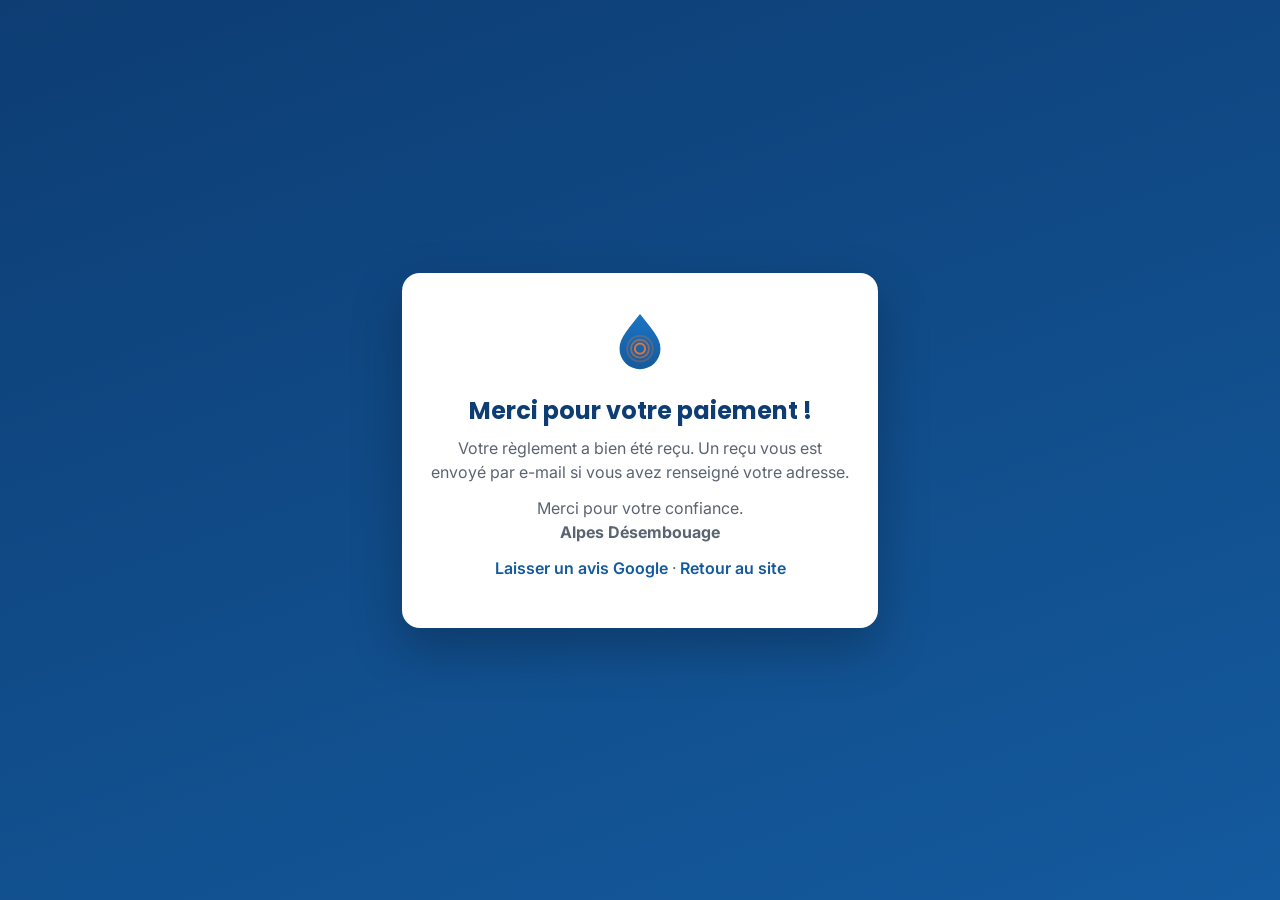
<file: paiement-merci.html>
<!DOCTYPE html>
<html lang="fr">
<head>
  <meta charset="UTF-8">
  <meta name="viewport" content="width=device-width, initial-scale=1">
  <meta name="robots" content="noindex">
  <title>Paiement — Alpes Désembouage</title>
  <link rel="icon" href="images/favicon.svg" type="image/svg+xml">
  <link href="https://fonts.googleapis.com/css2?family=Inter:wght@400;600&family=Poppins:wght@600&display=swap" rel="stylesheet">
  <style>
    body { margin: 0; min-height: 100vh; display: grid; place-items: center; padding: 24px; box-sizing: border-box;
      font-family: 'Inter', system-ui, sans-serif; color: #1a1f27; background: linear-gradient(160deg, #0d3d73, #145a9e); }
    .card { background: #fff; border-radius: 18px; padding: 36px 28px; max-width: 420px; text-align: center; box-shadow: 0 20px 50px rgba(0,0,0,.25); }
    img { width: 64px; height: 64px; }
    h1 { font-family: 'Poppins', sans-serif; color: #0d3d73; font-size: 24px; margin: 16px 0 8px; }
    p { color: #5a6472; line-height: 1.5; margin: 0 0 12px; }
    a { color: #145a9e; font-weight: 600; text-decoration: none; }
  </style>
</head>
<body>
  <div class="card">
    <img src="images/favicon.svg" alt="">
    <h1 id="title">Merci pour votre paiement !</h1>
    <p id="text">Votre règlement a bien été reçu. Un reçu vous est envoyé par e-mail si vous avez renseigné votre adresse.</p>
    <p>Merci pour votre confiance.<br><b>Alpes Désembouage</b></p>
    <p><a href="https://maps.app.goo.gl/sVYWGCqHb2V59HXk9">Laisser un avis Google</a> · <a href="/">Retour au site</a></p>
  </div>
  <script>
    if (new URLSearchParams(location.search).has('annule')) {
      document.getElementById('title').textContent = 'Paiement non effectué';
      document.getElementById('text').textContent = "Le paiement a été interrompu, rien n'a été débité. Vous pouvez réessayer avec le même lien, ou nous contacter au 06 58 65 80 56.";
    }
  </script>
</body>
</html>
</file>
<file: css/style.css>
:root {
  --blue-900: #0d3d73;
  --blue-700: #145a9e;
  --blue-500: #1c74c4;
  --orange-500: #f0752c;
  --orange-600: #d9591a;
  --gray-50: #f7f8fa;
  --gray-100: #eef1f5;
  --gray-300: #d7dde5;
  --gray-600: #5a6472;
  --gray-900: #1a1f27;
  --white: #ffffff;
  --radius: 14px;
  --shadow: 0 10px 30px rgba(13, 61, 115, 0.1);
  --font-head: 'Poppins', sans-serif;
  --font-body: 'Inter', sans-serif;
}

* { box-sizing: border-box; margin: 0; padding: 0; }

html { scroll-behavior: smooth; }

body {
  font-family: var(--font-body);
  color: var(--gray-900);
  background: var(--white);
  line-height: 1.6;
}

img { max-width: 100%; display: block; }

a { color: inherit; text-decoration: none; }

ul { list-style: none; }

.container {
  max-width: 1140px;
  margin: 0 auto;
  padding: 0 24px;
}

h1, h2, h3, h4 { font-family: var(--font-head); font-weight: 600; color: var(--blue-900); line-height: 1.25; }

h2 { font-size: clamp(1.8rem, 3vw, 2.4rem); margin-bottom: 20px; }
h3 { font-size: 1.25rem; margin-bottom: 10px; }
h4 { font-size: 1.05rem; margin-bottom: 6px; }

p { color: var(--gray-600); margin-bottom: 14px; }

.tag {
  display: inline-block;
  font-size: 0.8rem;
  font-weight: 600;
  letter-spacing: 0.08em;
  text-transform: uppercase;
  color: var(--orange-600);
  background: rgba(240,117,44, 0.1);
  padding: 6px 14px;
  border-radius: 20px;
  margin-bottom: 14px;
}

.lead {
  font-size: 1.1rem;
  max-width: 700px;
  margin-bottom: 32px;
}

/* Buttons */
.btn {
  display: inline-block;
  padding: 14px 28px;
  border-radius: 10px;
  font-weight: 600;
  font-size: 0.95rem;
  transition: all 0.2s ease;
  border: 2px solid transparent;
  cursor: pointer;
}
.btn-primary {
  background: var(--orange-500);
  color: var(--white);
}
.btn-primary:hover { background: var(--orange-600); transform: translateY(-2px); }
.btn-ghost {
  border-color: rgba(255,255,255,0.6);
  color: var(--white);
}
.btn-ghost:hover { background: rgba(255,255,255,0.12); }
.btn-full { width: 100%; text-align: center; border: none; }

/* Header */
.site-header {
  position: fixed;
  top: 0; left: 0; right: 0;
  z-index: 100;
  background: rgba(255,255,255,0.92);
  backdrop-filter: blur(8px);
  box-shadow: 0 1px 0 rgba(13,61,115,0.06);
}
.header-inner {
  display: flex;
  align-items: center;
  justify-content: space-between;
  height: 76px;
}
.logo {
  display: flex;
  align-items: center;
  gap: 10px;
  font-family: var(--font-head);
  font-size: 1.05rem;
  color: var(--blue-900);
}
.logo img { width: 34px; height: 34px; object-fit: contain; }
.logo strong { color: var(--orange-500); }

.nav { display: flex; align-items: center; gap: 30px; }
.nav a {
  font-size: 0.92rem;
  font-weight: 500;
  color: var(--gray-900);
  position: relative;
}
.nav a:not(.nav-cta):hover { color: var(--orange-500); }
.nav-cta {
  background: var(--blue-900);
  color: var(--white) !important;
  padding: 10px 20px;
  border-radius: 8px;
}
.nav-cta:hover { background: var(--orange-500); }

.burger {
  display: none;
  flex-direction: column;
  gap: 5px;
  background: none;
  border: none;
  cursor: pointer;
  padding: 8px;
}
.burger span { width: 24px; height: 2px; background: var(--blue-900); border-radius: 2px; }

/* Hero */
.hero {
  position: relative;
  min-height: 460px;
  display: flex;
  align-items: center;
  padding: 56px 0;
  color: var(--white);
  overflow: hidden;
}
.hero-bg {
  position: absolute;
  inset: 0;
  width: 100%;
  height: 100%;
}
.hero-overlay {
  position: absolute;
  inset: 0;
  background: linear-gradient(120deg, rgba(13,61,115,0.92) 0%, rgba(13,61,115,0.75) 45%, rgba(240,117,44,0.35) 100%);
}
.hero-content { position: relative; z-index: 2; max-width: 720px; }
.hero .eyebrow {
  text-transform: uppercase;
  letter-spacing: 0.1em;
  font-size: 0.85rem;
  font-weight: 600;
  color: #ffd7bd;
  margin-bottom: 18px;
}
.hero h1 {
  color: var(--white);
  font-size: clamp(1.9rem, 4vw, 2.8rem);
  margin-bottom: 18px;
}
.hero-sub { color: rgba(255,255,255,0.88); font-size: 1.05rem; max-width: 560px; margin-bottom: 30px; }
.hero-actions { display: flex; gap: 16px; flex-wrap: wrap; margin-bottom: 8px; }

/* Trust bar */
.trust-bar {
  background: var(--white);
  border-bottom: 1px solid var(--gray-100);
  box-shadow: var(--shadow);
  position: relative;
  z-index: 3;
}
.trust-bar-inner {
  display: flex;
  flex-wrap: wrap;
  justify-content: space-between;
  gap: 20px;
  padding: 22px 24px;
}
.trust-item {
  display: flex;
  align-items: center;
  gap: 10px;
  font-size: 0.9rem;
  font-weight: 600;
  color: var(--blue-900);
  flex: 1 1 220px;
}
.trust-item svg { width: 24px; height: 24px; color: var(--orange-500); flex-shrink: 0; }

/* Sections */
.section { padding: 90px 0; }
.section-alt { background: var(--gray-50); }

.grid-2 {
  display: grid;
  grid-template-columns: 1fr 1fr;
  gap: 50px;
}
.grid-2.align-center { align-items: center; }

.photo-showcase {
  margin: 44px auto 0;
  max-width: 420px;
  border-radius: var(--radius);
  overflow: hidden;
  box-shadow: var(--shadow);
  background: var(--gray-900);
}
.photo-showcase img {
  width: 100%;
  height: 260px;
  object-fit: cover;
  display: block;
}
.photo-showcase figcaption {
  padding: 12px 18px;
  font-size: 0.82rem;
  color: rgba(255,255,255,0.85);
  background: var(--gray-900);
}

.video-showcase {
  margin: 28px 0 0;
  max-width: 420px;
  border-radius: var(--radius);
  overflow: hidden;
  box-shadow: var(--shadow);
  background: var(--gray-900);
}
.video-showcase video {
  width: 100%;
  height: 260px;
  object-fit: cover;
  display: block;
  background: var(--gray-900);
}
.video-showcase figcaption {
  padding: 12px 18px;
  font-size: 0.82rem;
  font-weight: 500;
  color: rgba(255,255,255,0.9);
  background: var(--gray-900);
}

@media (max-width: 620px) {
  .video-showcase { max-width: 100%; }
  .video-showcase video { height: 240px; }
}

.cause-cards { display: grid; gap: 18px; }
.cause-card {
  background: var(--white);
  border: 1px solid var(--gray-100);
  border-radius: var(--radius);
  padding: 22px;
  box-shadow: var(--shadow);
}
.cause-icon {
  width: 46px;
  height: 46px;
  border-radius: 50%;
  background: rgba(240,117,44, 0.1);
  display: flex;
  align-items: center;
  justify-content: center;
  margin-bottom: 12px;
  color: var(--orange-500);
}
.cause-icon svg { width: 24px; height: 24px; }
.cause-card p { margin-bottom: 0; font-size: 0.95rem; }

.check-list li {
  position: relative;
  padding-left: 30px;
  margin-bottom: 14px;
  color: var(--gray-900);
  line-height: 1.5;
}
.check-list li::before {
  content: "";
  position: absolute;
  left: 0;
  top: 0.35em;
  width: 16px;
  height: 16px;
  background-color: var(--orange-500);
  -webkit-mask-image: url("data:image/svg+xml,%3Csvg xmlns='http://www.w3.org/2000/svg' viewBox='0 0 24 24' fill='none' stroke='black' stroke-width='3' stroke-linecap='round' stroke-linejoin='round'%3E%3Cpolyline points='20 6 9 17 4 12'/%3E%3C/svg%3E");
  mask-image: url("data:image/svg+xml,%3Csvg xmlns='http://www.w3.org/2000/svg' viewBox='0 0 24 24' fill='none' stroke='black' stroke-width='3' stroke-linecap='round' stroke-linejoin='round'%3E%3Cpolyline points='20 6 9 17 4 12'/%3E%3C/svg%3E");
  -webkit-mask-size: contain;
  mask-size: contain;
  -webkit-mask-repeat: no-repeat;
  mask-repeat: no-repeat;
}
.check-list.three-col {
  display: grid;
  grid-template-columns: repeat(3, 1fr);
  gap: 10px 30px;
}

.stat-card {
  background: var(--blue-900);
  color: var(--white);
  border-radius: var(--radius);
  padding: 36px;
  text-align: center;
}
.stat-number {
  font-family: var(--font-head);
  font-size: 3.5rem;
  font-weight: 700;
  color: var(--orange-500);
  line-height: 1;
  margin-bottom: 14px;
}
.stat-card p { color: rgba(255,255,255,0.85); margin-bottom: 0; }

.when-block { margin-top: 60px; }
.when-block h3 { margin-bottom: 22px; }

.when-cards { display: grid; grid-template-columns: repeat(3, 1fr); gap: 18px; }
.when-card {
  background: var(--white);
  border: 1px solid var(--gray-100);
  border-radius: var(--radius);
  padding: 22px;
  box-shadow: var(--shadow);
}
.when-icon {
  width: 46px;
  height: 46px;
  border-radius: 50%;
  background: rgba(240,117,44, 0.1);
  display: flex;
  align-items: center;
  justify-content: center;
  margin-bottom: 12px;
  color: var(--orange-500);
}
.when-icon svg { width: 24px; height: 24px; }
.when-card h4 { margin-bottom: 6px; }
.when-card p { margin-bottom: 0; font-size: 0.92rem; }

/* Process steps */
.process-steps {
  display: grid;
  grid-template-columns: repeat(4, 1fr);
  gap: 26px;
  margin-top: 40px;
  position: relative;
}
.process-steps::before {
  content: "";
  position: absolute;
  top: 78px;
  left: 12%;
  right: 12%;
  height: 2px;
  background: repeating-linear-gradient(90deg, var(--gray-300) 0 8px, transparent 8px 16px);
  z-index: 0;
}
.process-step {
  position: relative;
  z-index: 1;
  text-align: center;
  background: var(--white);
  border: 1px solid var(--gray-100);
  border-radius: var(--radius);
  padding: 26px 18px;
  box-shadow: var(--shadow);
}
.process-number {
  width: 28px;
  height: 28px;
  border-radius: 50%;
  background: var(--blue-900);
  color: var(--white);
  font-family: var(--font-head);
  font-weight: 600;
  font-size: 0.85rem;
  display: flex;
  align-items: center;
  justify-content: center;
  margin: 0 auto 14px;
}
.process-icon {
  width: 50px;
  height: 50px;
  border-radius: 50%;
  background: rgba(240,117,44, 0.1);
  color: var(--orange-500);
  display: flex;
  align-items: center;
  justify-content: center;
  margin: 0 auto 14px;
}
.process-icon svg { width: 26px; height: 26px; }
.process-step h3 { font-size: 1.05rem; }
.process-step p { font-size: 0.9rem; margin-bottom: 0; }

.reason {
  display: flex;
  gap: 14px;
  margin-bottom: 20px;
}
.reason-icon {
  width: 30px;
  height: 30px;
  border-radius: 50%;
  background: rgba(240,117,44, 0.1);
  color: var(--orange-500);
  display: flex;
  align-items: center;
  justify-content: center;
  flex-shrink: 0;
  margin-top: 2px;
}
.reason-icon svg { width: 16px; height: 16px; }
.reason h4 { margin-bottom: 4px; }
.reason p { margin-bottom: 0; }

.zone {
  display: flex;
  align-items: center;
  gap: 10px;
  font-weight: 600;
  color: var(--blue-900);
  margin-top: 20px;
}
.zone svg { width: 20px; height: 20px; color: var(--orange-500); flex-shrink: 0; }

.societe-media img,
.societe-media video {
  border-radius: var(--radius);
  box-shadow: var(--shadow);
  width: 100%;
  aspect-ratio: 1 / 1;
  max-height: 380px;
  object-fit: cover;
  background: var(--gray-900);
}

/* CTA banner */
.cta-banner {
  background: linear-gradient(120deg, var(--blue-900), var(--blue-700));
  padding: 60px 0;
}
.cta-banner-inner {
  display: flex;
  align-items: center;
  justify-content: space-between;
  flex-wrap: wrap;
  gap: 24px;
}
.cta-banner h2 { color: var(--white); margin-bottom: 8px; }
.cta-banner p { color: rgba(255,255,255,0.8); margin-bottom: 0; }

/* Avis Google */
.reviews-wrap { text-align: center; }
.reviews-wrap .tag, .reviews-wrap h2 { display: block; }
.reviews-summary { margin-bottom: 8px; }
.reviews-stars {
  color: var(--orange-500);
  font-size: 1.8rem;
  letter-spacing: 4px;
  line-height: 1;
  margin-bottom: 14px;
}
.reviews-stars.small { font-size: 1.1rem; letter-spacing: 2px; margin-bottom: 16px; }
.reviews-score {
  font-family: var(--font-head);
  font-weight: 700;
  font-size: 2.4rem;
  color: var(--blue-900);
  margin-bottom: 22px;
}
.reviews-score span {
  font-family: var(--font-body);
  font-weight: 500;
  font-size: 1rem;
  color: var(--gray-600);
  margin-left: 4px;
}

.testimonial-grid {
  display: grid;
  grid-template-columns: repeat(3, 1fr);
  gap: 20px;
  margin: 8px 0 36px;
  text-align: left;
}
.testimonial-card {
  background: var(--white);
  border: 1px solid var(--gray-100);
  border-radius: var(--radius);
  box-shadow: var(--shadow);
  padding: 26px 24px;
  display: flex;
  flex-direction: column;
}
.testimonial-text {
  font-size: 0.92rem;
  color: var(--gray-900);
  line-height: 1.6;
  margin-bottom: 16px;
  flex-grow: 1;
}
.testimonial-author {
  font-family: var(--font-head);
  font-weight: 600;
  font-size: 0.9rem;
  color: var(--blue-900);
  margin-bottom: 0;
}

.contact-list li {
  padding: 14px 0;
  border-bottom: 1px solid var(--gray-300);
  display: flex;
  gap: 8px;
  flex-wrap: wrap;
}
.contact-list li strong { min-width: 110px; color: var(--blue-900); }
.contact-list a:hover { color: var(--orange-500); }

.contact-form {
  background: var(--white);
  border-radius: var(--radius);
  padding: 32px;
  box-shadow: var(--shadow);
  display: flex;
  flex-direction: column;
  gap: 16px;
}
.contact-form label {
  display: flex;
  flex-direction: column;
  gap: 6px;
  font-size: 0.9rem;
  font-weight: 600;
  color: var(--blue-900);
}
.contact-form input,
.contact-form textarea {
  font-family: var(--font-body);
  font-size: 0.95rem;
  padding: 12px 14px;
  border: 1px solid var(--gray-300);
  border-radius: 8px;
  background: var(--gray-50);
  color: var(--gray-900);
  resize: vertical;
}
.contact-form input:focus,
.contact-form textarea:focus {
  outline: none;
  border-color: var(--orange-500);
  background: var(--white);
}
.form-note { font-size: 0.85rem; margin: 0; }

/* Footer */
.site-footer { background: var(--blue-900); color: rgba(255,255,255,0.75); padding: 26px 0; }
.footer-inner {
  display: flex;
  justify-content: space-between;
  flex-wrap: wrap;
  gap: 10px;
  font-size: 0.85rem;
}

/* Cookie banner */
.cookie-banner {
  position: fixed;
  left: 0;
  right: 0;
  bottom: 0;
  z-index: 200;
  background: var(--blue-900);
  box-shadow: 0 -10px 30px rgba(13,61,115,0.25);
}
.cookie-banner[hidden] { display: none; }
.cookie-banner-inner {
  max-width: 1140px;
  margin: 0 auto;
  padding: 18px 24px;
  display: flex;
  align-items: center;
  justify-content: space-between;
  gap: 24px;
  flex-wrap: wrap;
}
.cookie-banner p {
  color: rgba(255,255,255,0.85);
  font-size: 0.88rem;
  margin: 0;
  max-width: 640px;
}
.cookie-actions { display: flex; gap: 12px; flex-shrink: 0; }
.btn-ghost-dark {
  border-color: rgba(255,255,255,0.3);
  color: var(--white);
  background: transparent;
}
.btn-ghost-dark:hover { background: rgba(255,255,255,0.1); }

/* Responsive */
@media (max-width: 900px) {
  .grid-2 { grid-template-columns: 1fr; }
  .check-list.three-col { grid-template-columns: 1fr; }
  .when-cards { grid-template-columns: 1fr; }
  .testimonial-grid { grid-template-columns: 1fr; }
  .nav { position: fixed; top: 76px; left: 0; right: 0; background: var(--white); flex-direction: column; padding: 20px 24px; gap: 18px; box-shadow: var(--shadow); transform: translateY(-150%); transition: transform 0.25s ease; }
  .nav.open { transform: translateY(0); }
  .burger { display: flex; }
  .process-steps { grid-template-columns: 1fr 1fr; }
  .process-steps::before { display: none; }
  .trust-bar-inner { justify-content: center; text-align: center; }
  .cta-banner-inner { justify-content: center; text-align: center; }
}

@media (max-width: 560px) {
  .section { padding: 60px 0; }
  .hero { min-height: 440px; padding: 56px 0 30px; }
  .process-steps { grid-template-columns: 1fr; }
}

/* Champ piège anti-robots du formulaire de contact (invisible pour les visiteurs) */
.form-trap { position: absolute; left: -9999px; width: 1px; height: 1px; opacity: 0; }

/* Pages villes (référencement local) */
.page-hero {
  background: linear-gradient(120deg, var(--blue-900), var(--blue-700));
  color: var(--white);
  padding: 130px 0 56px;
}
.page-hero h1 { color: var(--white); font-size: clamp(1.8rem, 4vw, 2.6rem); margin-bottom: 14px; max-width: 760px; }
.page-hero .lead-hero { color: rgba(255,255,255,0.88); max-width: 680px; font-size: 1.05rem; margin-bottom: 26px; }
.breadcrumb { font-size: 0.85rem; color: rgba(255,255,255,0.7); margin-bottom: 16px; }
.breadcrumb a { text-decoration: underline; text-underline-offset: 2px; }
.breadcrumb a:hover { color: var(--white); }

.page-intro { max-width: 760px; }
.page-intro p { font-size: 1.02rem; }

.communes { display: flex; flex-wrap: wrap; gap: 10px; margin: 18px 0 0; }
.communes li {
  background: var(--white);
  border: 1px solid var(--gray-300);
  border-radius: 999px;
  padding: 6px 14px;
  font-size: 0.9rem;
  color: var(--gray-900);
}

.faq { max-width: 820px; margin-top: 28px; }
.faq details {
  background: var(--white);
  border: 1px solid var(--gray-100);
  border-radius: var(--radius);
  box-shadow: var(--shadow);
  padding: 16px 20px;
  margin-bottom: 12px;
}
.faq summary { cursor: pointer; font-family: var(--font-head); font-weight: 600; color: var(--blue-900); }
.faq details p { margin: 10px 0 0; }

.city-links { display: flex; flex-wrap: wrap; gap: 10px; margin-top: 22px; }
.city-links a {
  background: var(--white);
  border: 1px solid var(--gray-300);
  border-radius: 999px;
  padding: 9px 18px;
  font-weight: 600;
  font-size: 0.92rem;
  color: var(--blue-900);
  transition: all 0.2s ease;
}
.city-links a:hover { border-color: var(--orange-500); color: var(--orange-600); }

.footer-cities { padding-bottom: 18px; font-size: 0.85rem; color: rgba(255,255,255,0.75); }
.footer-cities a { color: var(--white); text-decoration: underline; text-underline-offset: 2px; margin: 0 4px; }
</file>
